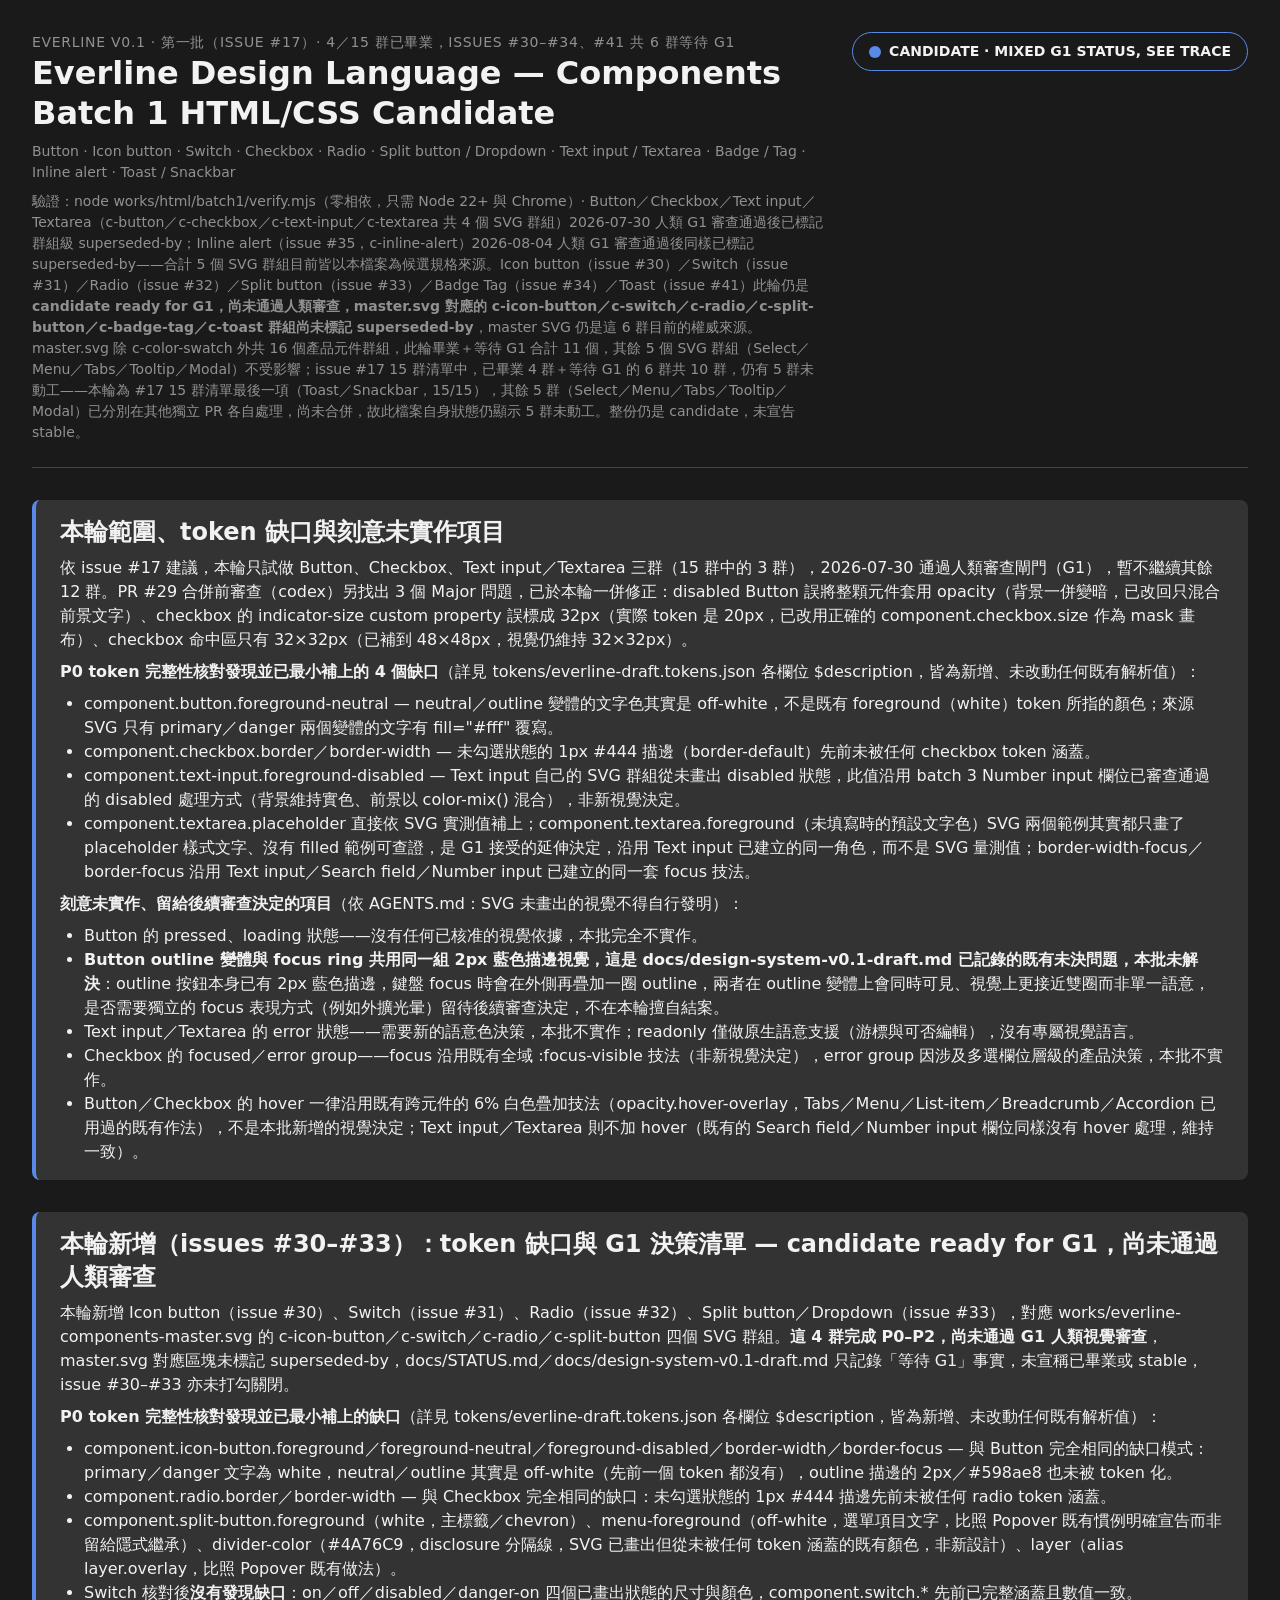
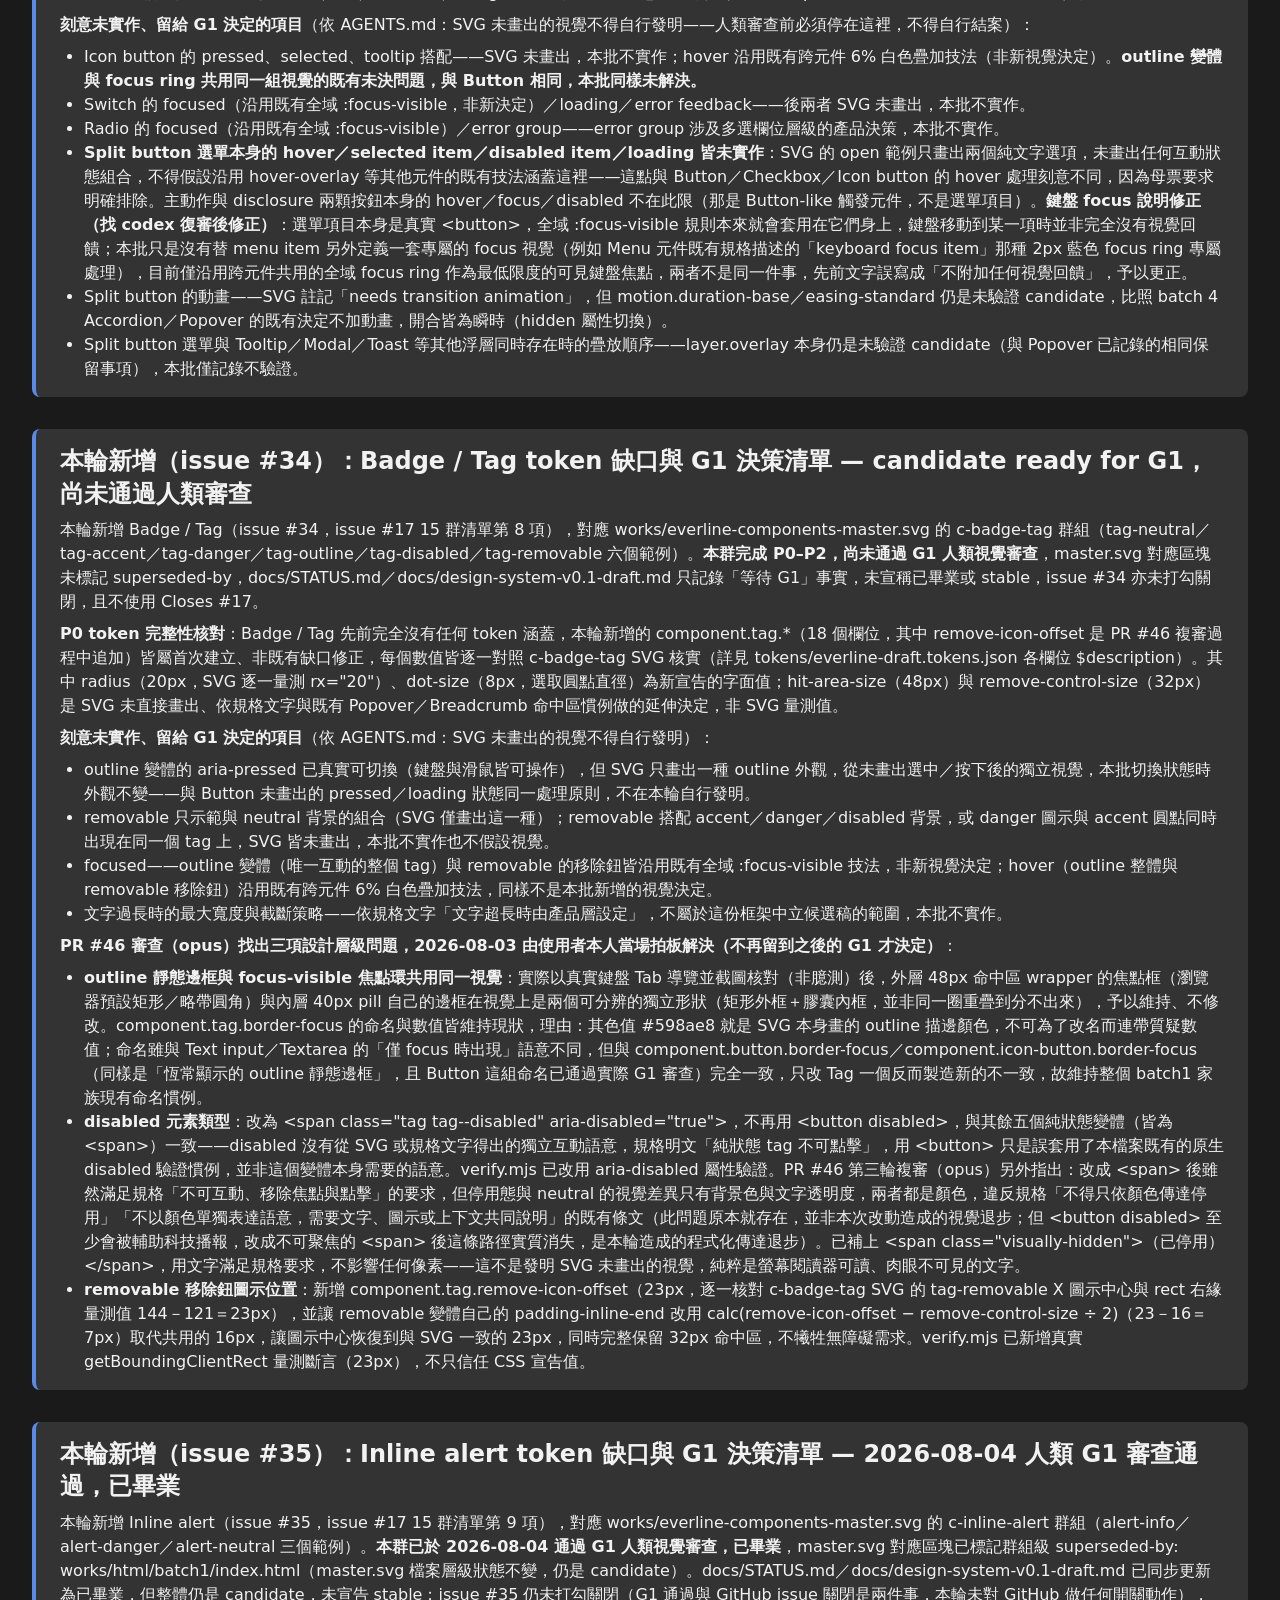
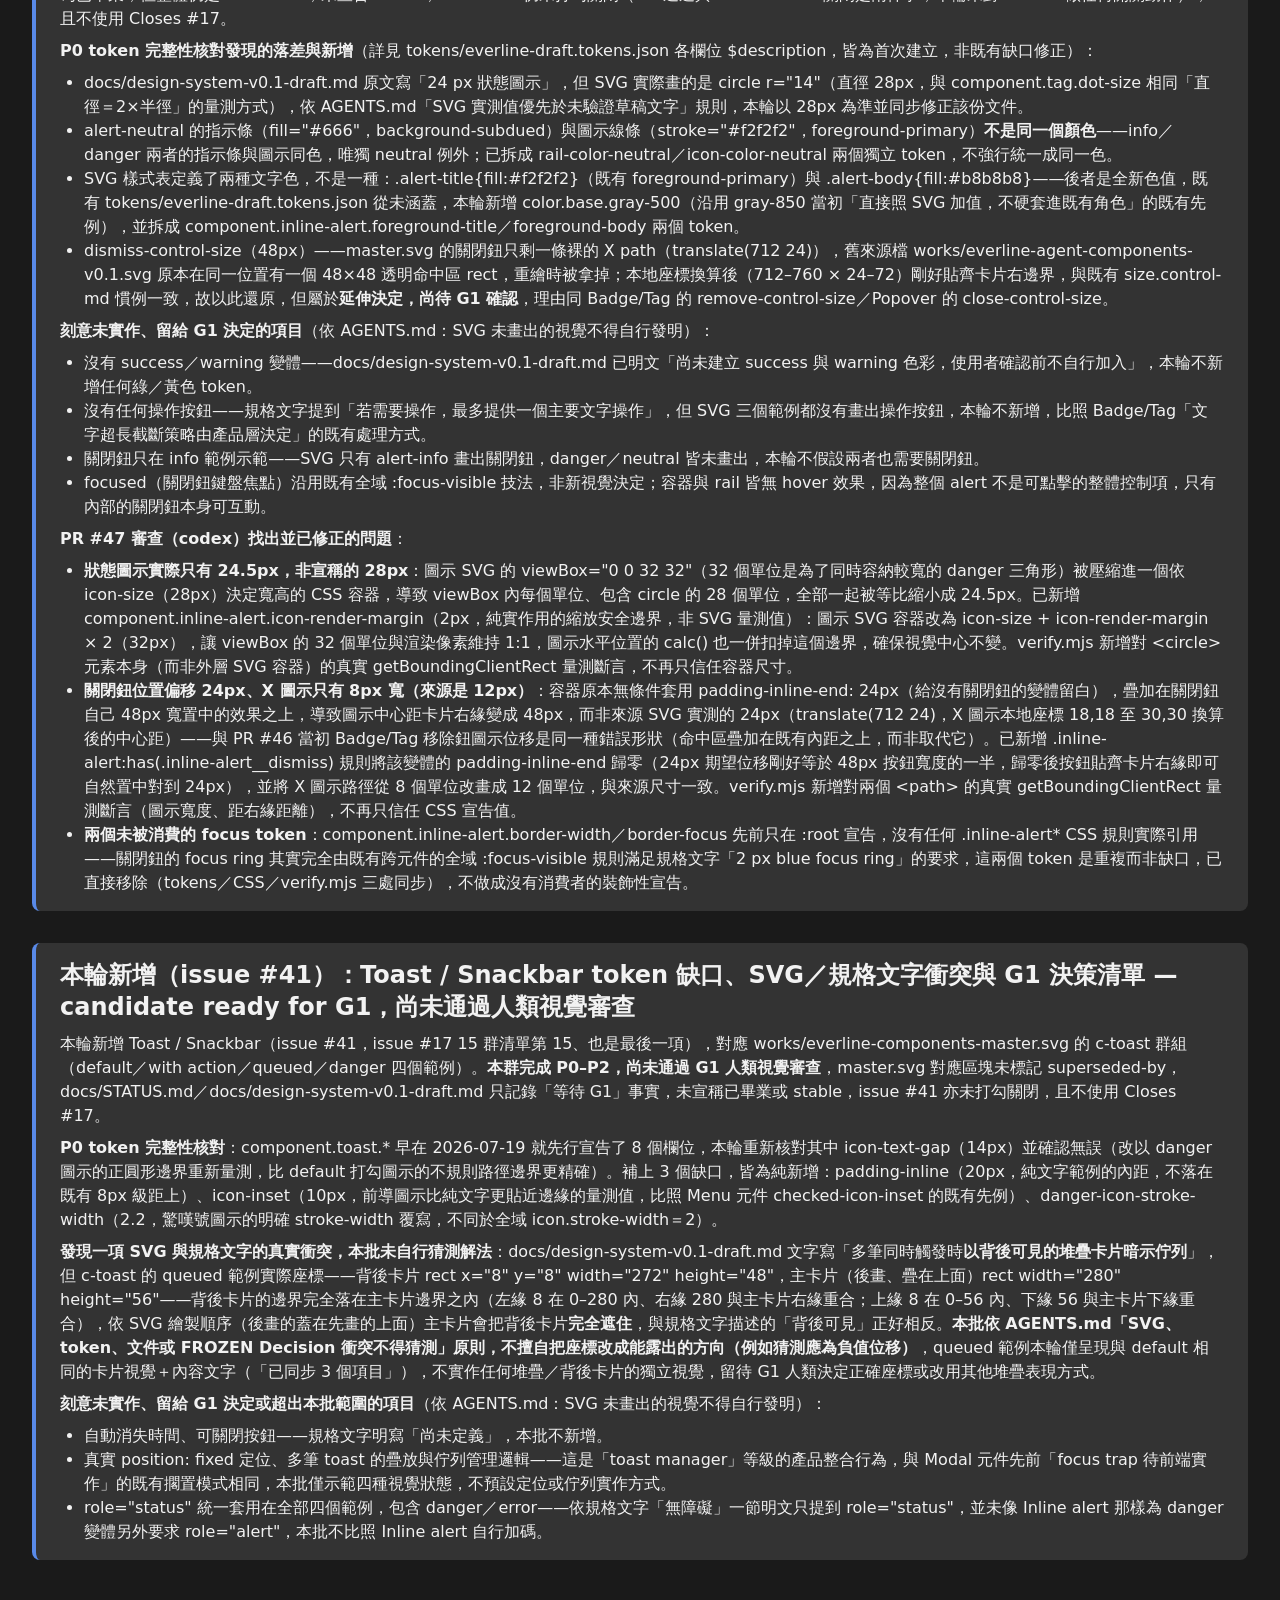
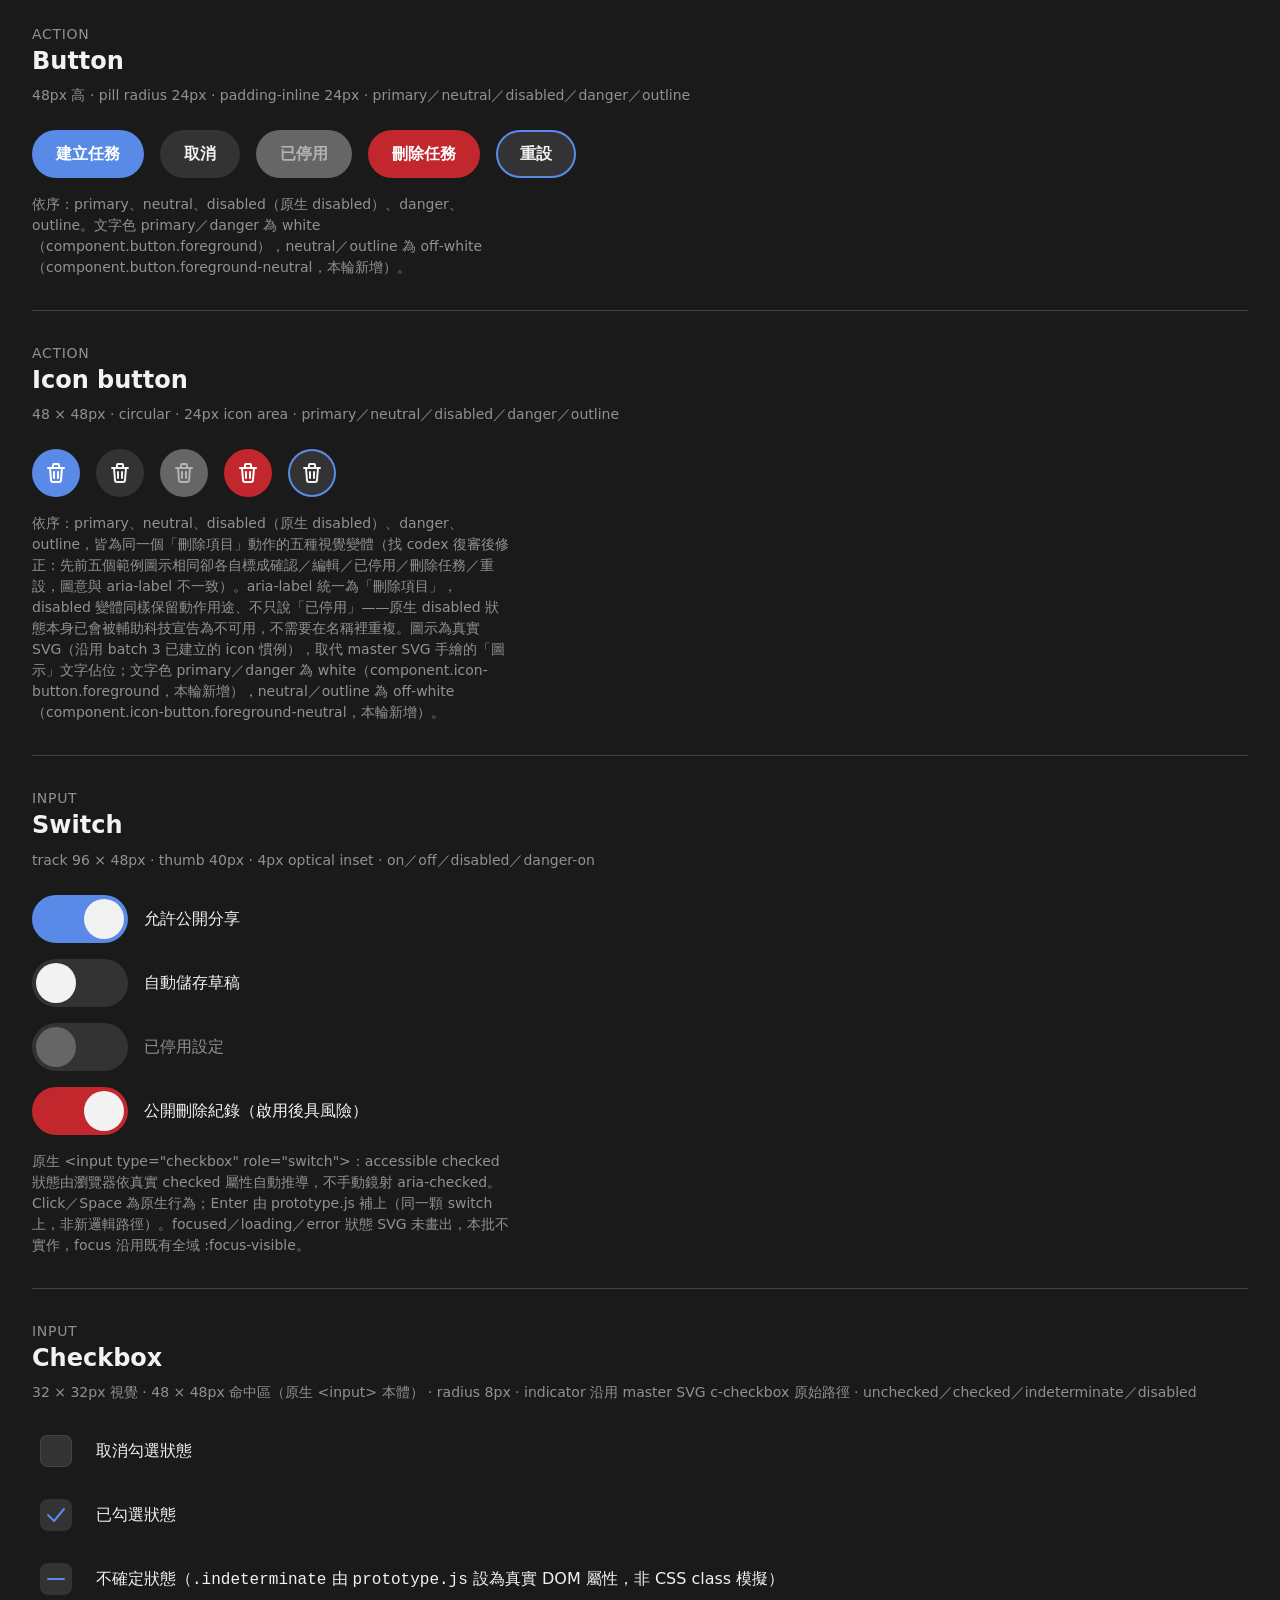
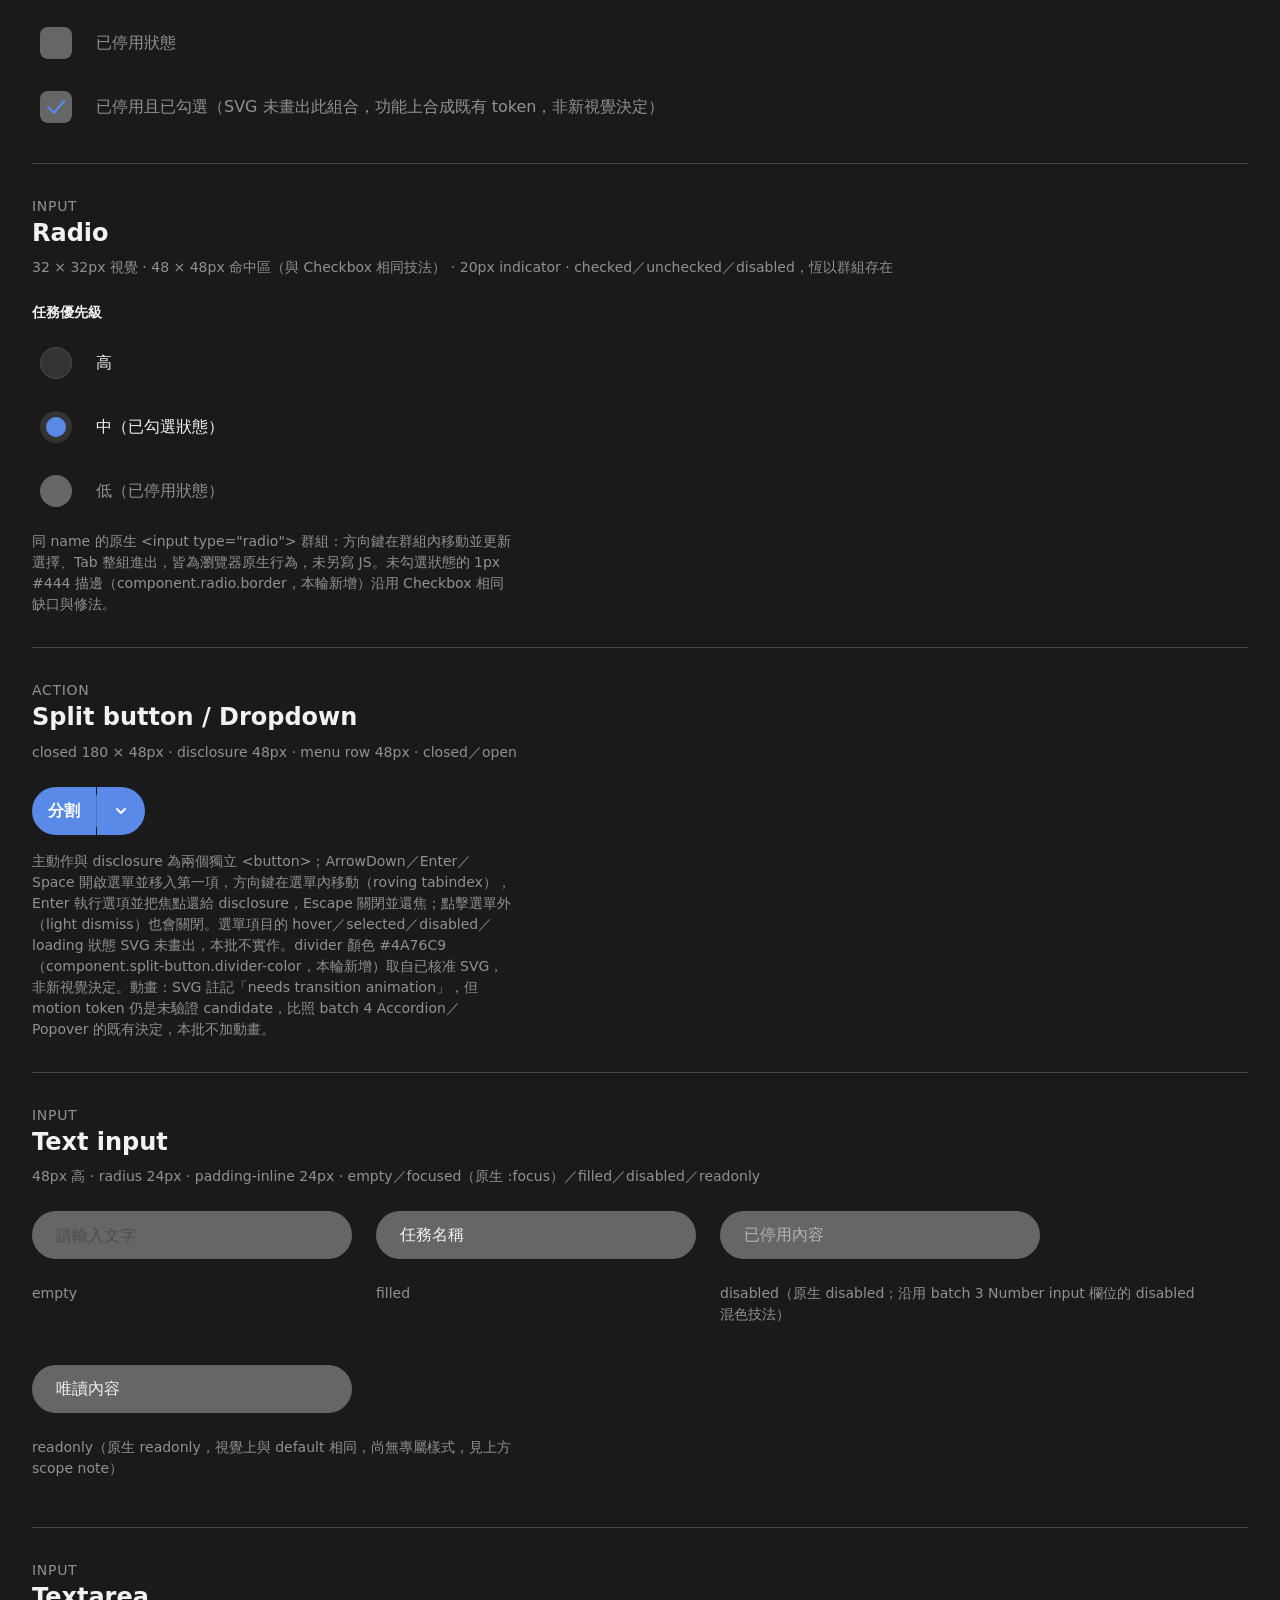
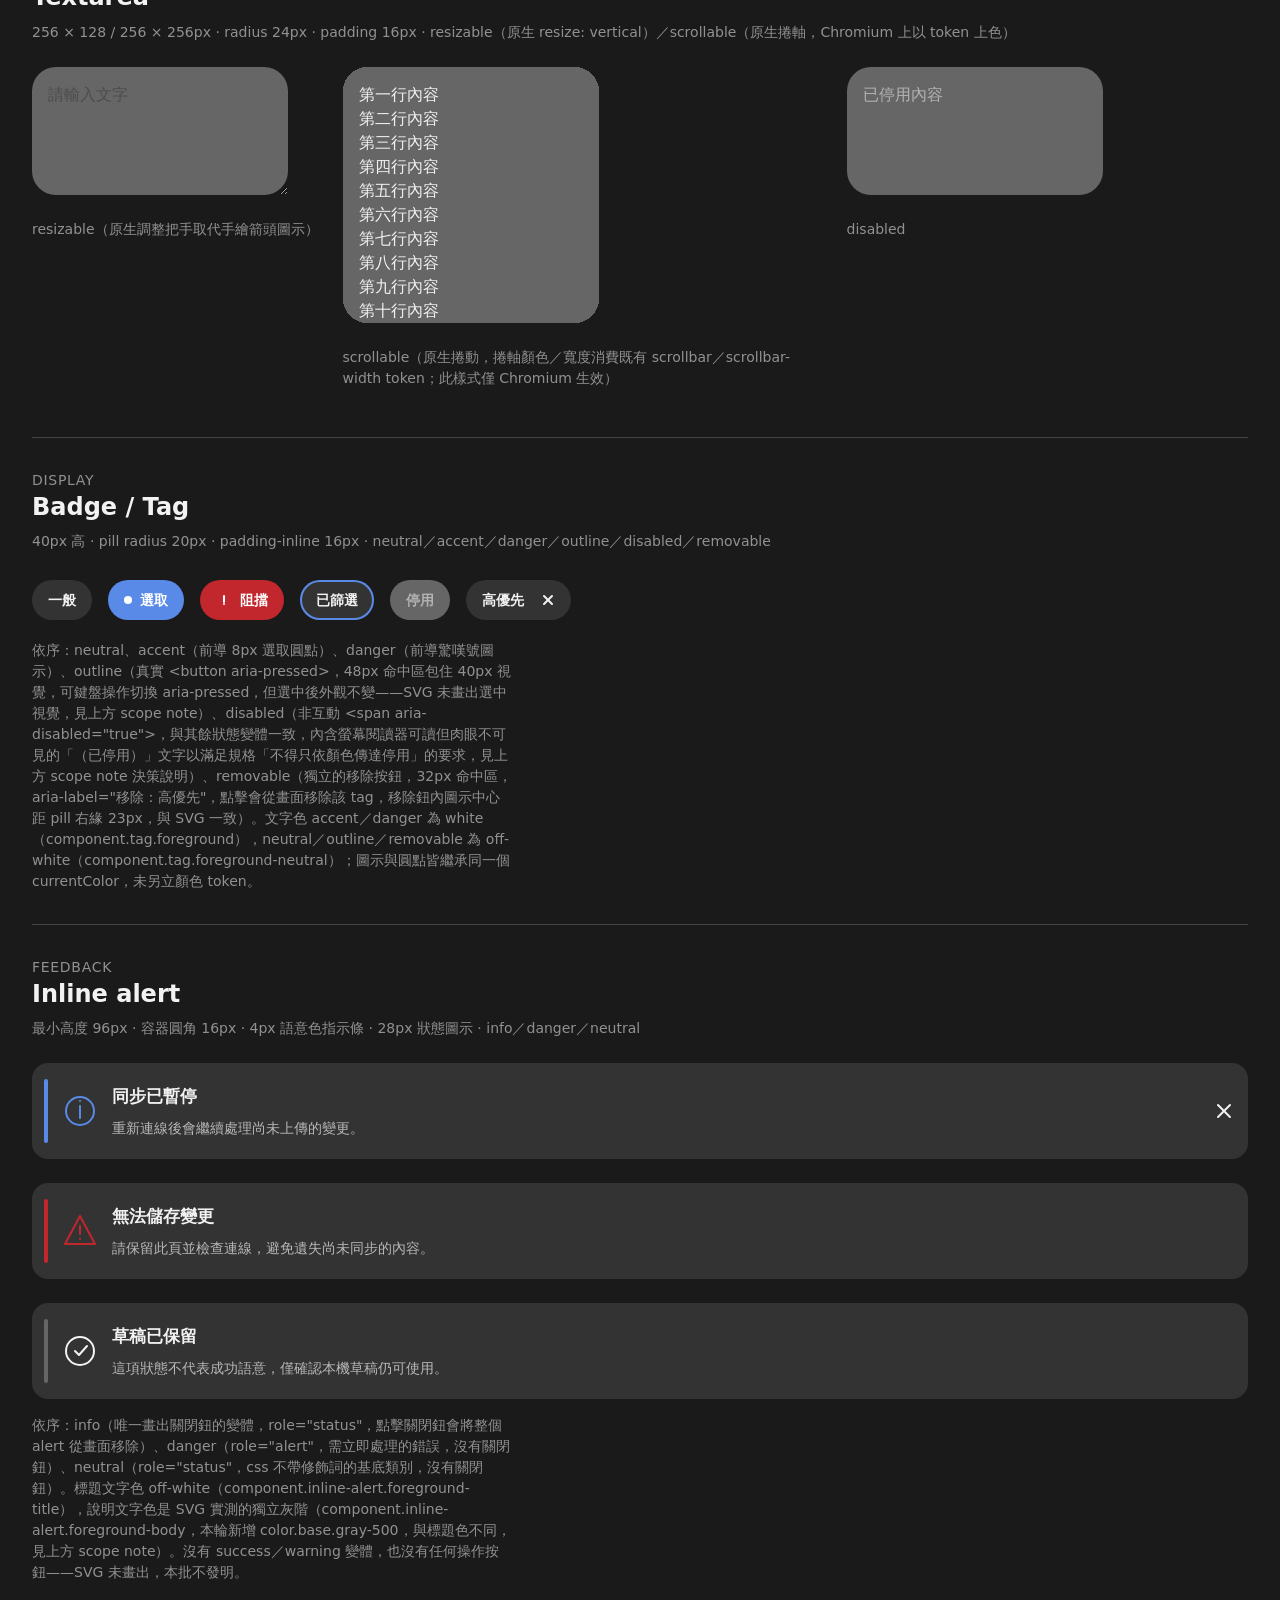
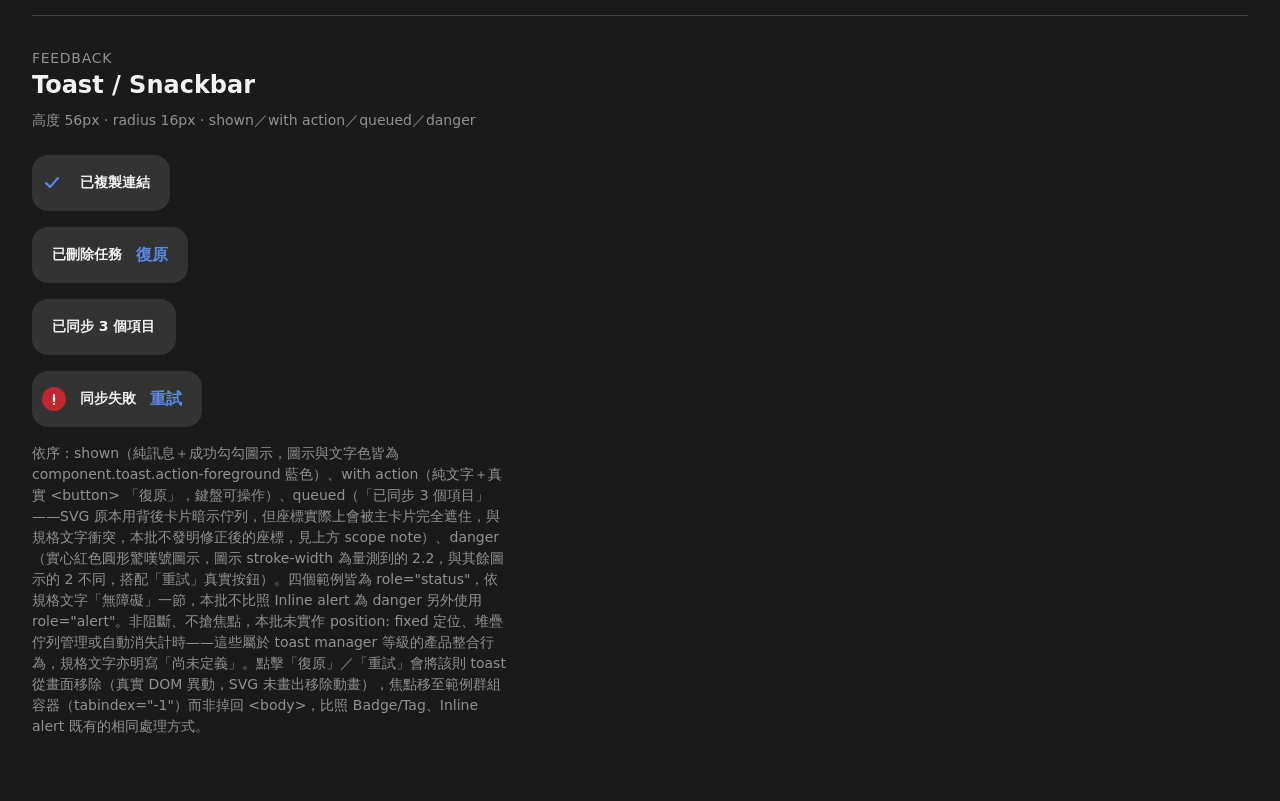
<file: works/html/batch1/index.html>
<!doctype html>
<html lang="zh-Hant">
  <head>
    <meta charset="utf-8">
    <meta name="viewport" content="width=device-width, initial-scale=1">
    <title>Everline v0.1 — 第一批 HTML/CSS 候選元件（issue #17，Button/Checkbox/Text input/Textarea/Inline alert 已畢業，Icon button/Switch/Radio/Split button/Badge/Tag/Toast 等待 G1）</title>
    <link rel="stylesheet" href="styles.css">
  </head>
  <body>
    <main class="catalog" aria-labelledby="page-title">
      <header class="catalog-header">
        <div>
          <p class="eyebrow">Everline v0.1 · 第一批（issue #17）· 4／15 群已畢業，issues #30–#34、#41 共 6 群等待 G1</p>
          <h1 id="page-title">Everline Design Language — Components Batch 1 HTML/CSS Candidate</h1>
          <p class="lede">Button · Icon button · Switch · Checkbox · Radio · Split button / Dropdown · Text input / Textarea · Badge / Tag · Inline alert · Toast / Snackbar</p>
          <p class="trace">驗證：<code>node works/html/batch1/verify.mjs</code>（零相依，只需 Node 22+ 與 Chrome）· Button／Checkbox／Text input／Textarea（c-button／c-checkbox／c-text-input／c-textarea 共 4 個 SVG 群組）2026-07-30 人類 G1 審查通過後已標記群組級 <code>superseded-by</code>；Inline alert（issue #35，<code>c-inline-alert</code>）2026-08-04 人類 G1 審查通過後同樣已標記 <code>superseded-by</code>——合計 5 個 SVG 群組目前皆以本檔案為候選規格來源。Icon button（issue #30）／Switch（issue #31）／Radio（issue #32）／Split button（issue #33）／Badge Tag（issue #34）／Toast（issue #41）此輪仍是 <strong>candidate ready for G1，尚未通過人類審查，master.svg 對應的 c-icon-button／c-switch／c-radio／c-split-button／c-badge-tag／c-toast 群組尚未標記 <code>superseded-by</code></strong>，master SVG 仍是這 6 群目前的權威來源。master.svg 除 c-color-swatch 外共 16 個產品元件群組，此輪畢業＋等待 G1 合計 11 個，其餘 5 個 SVG 群組（Select／Menu／Tabs／Tooltip／Modal）不受影響；issue #17 15 群清單中，已畢業 4 群＋等待 G1 的 6 群共 10 群，仍有 5 群未動工——本輪為 #17 15 群清單最後一項（Toast／Snackbar，15/15），其餘 5 群（Select／Menu／Tabs／Tooltip／Modal）已分別在其他獨立 PR 各自處理，尚未合併，故此檔案自身狀態仍顯示 5 群未動工。整份仍是 candidate，未宣告 stable。</p>
        </div>
        <p class="candidate-badge"><span aria-hidden="true"></span> CANDIDATE · MIXED G1 STATUS, SEE TRACE</p>
      </header>

      <aside class="scope-note" aria-labelledby="scope-title">
        <h2 id="scope-title">本輪範圍、token 缺口與刻意未實作項目</h2>
        <p>依 issue #17 建議，本輪只試做 Button、Checkbox、Text input／Textarea 三群（15 群中的 3 群），2026-07-30 通過人類審查閘門（G1），暫不繼續其餘 12 群。PR #29 合併前審查（codex）另找出 3 個 Major 問題，已於本輪一併修正：disabled Button 誤將整顆元件套用 <code>opacity</code>（背景一併變暗，已改回只混合前景文字）、checkbox 的 <code>indicator-size</code> custom property 誤標成 32px（實際 token 是 20px，已改用正確的 <code>component.checkbox.size</code> 作為 mask 畫布）、checkbox 命中區只有 32×32px（已補到 48×48px，視覺仍維持 32×32px）。</p>
        <p><strong>P0 token 完整性核對發現並已最小補上的 4 個缺口</strong>（詳見 <code>tokens/everline-draft.tokens.json</code> 各欄位 <code>$description</code>，皆為新增、未改動任何既有解析值）：</p>
        <ul>
          <li><code>component.button.foreground-neutral</code> — neutral／outline 變體的文字色其實是 off-white，不是既有 <code>foreground</code>（white）token 所指的顏色；來源 SVG 只有 primary／danger 兩個變體的文字有 <code>fill="#fff"</code> 覆寫。</li>
          <li><code>component.checkbox.border</code>／<code>border-width</code> — 未勾選狀態的 1px <code>#444</code> 描邊（<code>border-default</code>）先前未被任何 checkbox token 涵蓋。</li>
          <li><code>component.text-input.foreground-disabled</code> — Text input 自己的 SVG 群組從未畫出 disabled 狀態，此值沿用 batch 3 Number input 欄位已審查通過的 disabled 處理方式（背景維持實色、前景以 <code>color-mix()</code> 混合），非新視覺決定。</li>
          <li><code>component.textarea.placeholder</code> 直接依 SVG 實測值補上；<code>component.textarea.foreground</code>（未填寫時的預設文字色）SVG 兩個範例其實都只畫了 placeholder 樣式文字、沒有 filled 範例可查證，是 G1 接受的延伸決定，沿用 Text input 已建立的同一角色，而不是 SVG 量測值；<code>border-width-focus</code>／<code>border-focus</code> 沿用 Text input／Search field／Number input 已建立的同一套 focus 技法。</li>
        </ul>
        <p><strong>刻意未實作、留給後續審查決定的項目</strong>（依 <code>AGENTS.md</code>：SVG 未畫出的視覺不得自行發明）：</p>
        <ul>
          <li>Button 的 <code>pressed</code>、<code>loading</code> 狀態——沒有任何已核准的視覺依據，本批完全不實作。</li>
          <li><strong>Button outline 變體與 focus ring 共用同一組 2px 藍色描邊視覺，這是 <code>docs/design-system-v0.1-draft.md</code> 已記錄的既有未決問題，本批未解決</strong>：outline 按鈕本身已有 2px 藍色描邊，鍵盤 focus 時會在外側再疊加一圈 <code>outline</code>，兩者在 outline 變體上會同時可見、視覺上更接近雙圈而非單一語意，是否需要獨立的 focus 表現方式（例如外擴光暈）留待後續審查決定，不在本輪擅自結案。</li>
          <li>Text input／Textarea 的 <code>error</code> 狀態——需要新的語意色決策，本批不實作；<code>readonly</code> 僅做原生語意支援（游標與可否編輯），沒有專屬視覺語言。</li>
          <li>Checkbox 的 <code>focused</code>／<code>error group</code>——focus 沿用既有全域 <code>:focus-visible</code> 技法（非新視覺決定），error group 因涉及多選欄位層級的產品決策，本批不實作。</li>
          <li>Button／Checkbox 的 <code>hover</code> 一律沿用既有跨元件的 6% 白色疊加技法（<code>opacity.hover-overlay</code>，Tabs／Menu／List-item／Breadcrumb／Accordion 已用過的既有作法），不是本批新增的視覺決定；Text input／Textarea 則不加 hover（既有的 Search field／Number input 欄位同樣沒有 hover 處理，維持一致）。</li>
        </ul>
      </aside>

      <aside class="scope-note" aria-labelledby="scope-title-2">
        <h2 id="scope-title-2">本輪新增（issues #30–#33）：token 缺口與 G1 決策清單 — candidate ready for G1，尚未通過人類審查</h2>
        <p>本輪新增 Icon button（issue #30）、Switch（issue #31）、Radio（issue #32）、Split button／Dropdown（issue #33），對應 <code>works/everline-components-master.svg</code> 的 <code>c-icon-button</code>／<code>c-switch</code>／<code>c-radio</code>／<code>c-split-button</code> 四個 SVG 群組。<strong>這 4 群完成 P0–P2，尚未通過 G1 人類視覺審查</strong>，master.svg 對應區塊未標記 <code>superseded-by</code>，<code>docs/STATUS.md</code>／<code>docs/design-system-v0.1-draft.md</code> 只記錄「等待 G1」事實，未宣稱已畢業或 stable，issue #30–#33 亦未打勾關閉。</p>
        <p><strong>P0 token 完整性核對發現並已最小補上的缺口</strong>（詳見 <code>tokens/everline-draft.tokens.json</code> 各欄位 <code>$description</code>，皆為新增、未改動任何既有解析值）：</p>
        <ul>
          <li><code>component.icon-button.foreground</code>／<code>foreground-neutral</code>／<code>foreground-disabled</code>／<code>border-width</code>／<code>border-focus</code> — 與 Button 完全相同的缺口模式：primary／danger 文字為 white，neutral／outline 其實是 off-white（先前一個 token 都沒有），outline 描邊的 2px／<code>#598ae8</code> 也未被 token 化。</li>
          <li><code>component.radio.border</code>／<code>border-width</code> — 與 Checkbox 完全相同的缺口：未勾選狀態的 1px <code>#444</code> 描邊先前未被任何 radio token 涵蓋。</li>
          <li><code>component.split-button.foreground</code>（white，主標籤／chevron）、<code>menu-foreground</code>（off-white，選單項目文字，比照 Popover 既有慣例明確宣告而非留給隱式繼承）、<code>divider-color</code>（<code>#4A76C9</code>，disclosure 分隔線，SVG 已畫出但從未被任何 token 涵蓋的既有顏色，非新設計）、<code>layer</code>（alias <code>layer.overlay</code>，比照 Popover 既有做法）。</li>
          <li>Switch 核對後<strong>沒有發現缺口</strong>：on／off／disabled／danger-on 四個已畫出狀態的尺寸與顏色，<code>component.switch.*</code> 先前已完整涵蓋且數值一致。</li>
        </ul>
        <p><strong>刻意未實作、留給 G1 決定的項目</strong>（依 <code>AGENTS.md</code>：SVG 未畫出的視覺不得自行發明——人類審查前必須停在這裡，不得自行結案）：</p>
        <ul>
          <li>Icon button 的 <code>pressed</code>、<code>selected</code>、<code>tooltip</code> 搭配——SVG 未畫出，本批不實作；<code>hover</code> 沿用既有跨元件 6% 白色疊加技法（非新視覺決定）。<strong>outline 變體與 focus ring 共用同一組視覺的既有未決問題，與 Button 相同，本批同樣未解決。</strong></li>
          <li>Switch 的 <code>focused</code>（沿用既有全域 <code>:focus-visible</code>，非新決定）／<code>loading</code>／<code>error feedback</code>——後兩者 SVG 未畫出，本批不實作。</li>
          <li>Radio 的 <code>focused</code>（沿用既有全域 <code>:focus-visible</code>）／<code>error group</code>——error group 涉及多選欄位層級的產品決策，本批不實作。</li>
          <li><strong>Split button 選單本身的 <code>hover</code>／<code>selected item</code>／<code>disabled item</code>／<code>loading</code> 皆未實作</strong>：SVG 的 open 範例只畫出兩個純文字選項，未畫出任何互動狀態組合，不得假設沿用 hover-overlay 等其他元件的既有技法涵蓋這裡——這點與 Button／Checkbox／Icon button 的 hover 處理刻意不同，因為母票要求明確排除。主動作與 disclosure 兩顆按鈕本身的 hover／focus／disabled 不在此限（那是 Button-like 觸發元件，不是選單項目）。<strong>鍵盤 focus 說明修正（找 codex 復審後修正）</strong>：選單項目本身是真實 <code>&lt;button&gt;</code>，全域 <code>:focus-visible</code> 規則本來就會套用在它們身上，鍵盤移動到某一項時並非完全沒有視覺回饋；本批只是沒有替 menu item 另外定義一套專屬的 focus 視覺（例如 Menu 元件既有規格描述的「keyboard focus item」那種 2px 藍色 focus ring 專屬處理），目前僅沿用跨元件共用的全域 focus ring 作為最低限度的可見鍵盤焦點，兩者不是同一件事，先前文字誤寫成「不附加任何視覺回饋」，予以更正。</li>
          <li>Split button 的動畫——SVG 註記「needs transition animation」，但 <code>motion.duration-base</code>／<code>easing-standard</code> 仍是未驗證 candidate，比照 batch 4 Accordion／Popover 的既有決定不加動畫，開合皆為瞬時（<code>hidden</code> 屬性切換）。</li>
          <li>Split button 選單與 Tooltip／Modal／Toast 等其他浮層同時存在時的疊放順序——<code>layer.overlay</code> 本身仍是未驗證 candidate（與 Popover 已記錄的相同保留事項），本批僅記錄不驗證。</li>
        </ul>
      </aside>

      <aside class="scope-note" aria-labelledby="scope-title-3">
        <h2 id="scope-title-3">本輪新增（issue #34）：Badge / Tag token 缺口與 G1 決策清單 — candidate ready for G1，尚未通過人類審查</h2>
        <p>本輪新增 Badge / Tag（issue #34，issue #17 15 群清單第 8 項），對應 <code>works/everline-components-master.svg</code> 的 <code>c-badge-tag</code> 群組（<code>tag-neutral</code>／<code>tag-accent</code>／<code>tag-danger</code>／<code>tag-outline</code>／<code>tag-disabled</code>／<code>tag-removable</code> 六個範例）。<strong>本群完成 P0–P2，尚未通過 G1 人類視覺審查</strong>，master.svg 對應區塊未標記 <code>superseded-by</code>，<code>docs/STATUS.md</code>／<code>docs/design-system-v0.1-draft.md</code> 只記錄「等待 G1」事實，未宣稱已畢業或 stable，issue #34 亦未打勾關閉，且不使用 <code>Closes #17</code>。</p>
        <p><strong>P0 token 完整性核對</strong>：Badge / Tag 先前完全沒有任何 token 涵蓋，本輪新增的 <code>component.tag.*</code>（18 個欄位，其中 <code>remove-icon-offset</code> 是 PR #46 複審過程中追加）皆屬首次建立、非既有缺口修正，每個數值皆逐一對照 <code>c-badge-tag</code> SVG 核實（詳見 <code>tokens/everline-draft.tokens.json</code> 各欄位 <code>$description</code>）。其中 <code>radius</code>（20px，SVG 逐一量測 <code>rx="20"</code>）、<code>dot-size</code>（8px，選取圓點直徑）為新宣告的字面值；<code>hit-area-size</code>（48px）與 <code>remove-control-size</code>（32px）是 SVG 未直接畫出、依規格文字與既有 Popover／Breadcrumb 命中區慣例做的延伸決定，非 SVG 量測值。</p>
        <p><strong>刻意未實作、留給 G1 決定的項目</strong>（依 <code>AGENTS.md</code>：SVG 未畫出的視覺不得自行發明）：</p>
        <ul>
          <li>outline 變體的 <code>aria-pressed</code> 已真實可切換（鍵盤與滑鼠皆可操作），但 SVG 只畫出一種 outline 外觀，從未畫出選中／按下後的獨立視覺，本批切換狀態時外觀不變——與 Button 未畫出的 <code>pressed</code>／<code>loading</code> 狀態同一處理原則，不在本輪自行發明。</li>
          <li><code>removable</code> 只示範與 neutral 背景的組合（SVG 僅畫出這一種）；<code>removable</code> 搭配 <code>accent</code>／<code>danger</code>／<code>disabled</code> 背景，或 <code>danger</code> 圖示與 <code>accent</code> 圓點同時出現在同一個 tag 上，SVG 皆未畫出，本批不實作也不假設視覺。</li>
          <li><code>focused</code>——outline 變體（唯一互動的整個 tag）與 removable 的移除鈕皆沿用既有全域 <code>:focus-visible</code> 技法，非新視覺決定；<code>hover</code>（outline 整體與 removable 移除鈕）沿用既有跨元件 6% 白色疊加技法，同樣不是本批新增的視覺決定。</li>
          <li>文字過長時的最大寬度與截斷策略——依規格文字「文字超長時由產品層設定」，不屬於這份框架中立候選稿的範圍，本批不實作。</li>
        </ul>
        <p><strong>PR #46 審查（opus）找出三項設計層級問題，2026-08-03 由使用者本人當場拍板解決（不再留到之後的 G1 才決定）</strong>：</p>
        <ul>
          <li><strong>outline 靜態邊框與 focus-visible 焦點環共用同一視覺</strong>：實際以真實鍵盤 <code>Tab</code> 導覽並截圖核對（非臆測）後，外層 48px 命中區 wrapper 的焦點框（瀏覽器預設矩形／略帶圓角）與內層 40px pill 自己的邊框在視覺上是兩個可分辨的獨立形狀（矩形外框＋膠囊內框，並非同一圈重疊到分不出來），予以維持、不修改。<code>component.tag.border-focus</code> 的命名與數值皆維持現狀，理由：其色值 <code>#598ae8</code> 就是 SVG 本身畫的 outline 描邊顏色，不可為了改名而連帶質疑數值；命名雖與 Text input／Textarea 的「僅 focus 時出現」語意不同，但與 <code>component.button.border-focus</code>／<code>component.icon-button.border-focus</code>（同樣是「恆常顯示的 outline 靜態邊框」，且 Button 這組命名已通過實際 G1 審查）完全一致，只改 Tag 一個反而製造新的不一致，故維持整個 batch1 家族現有命名慣例。</li>
          <li><strong>disabled 元素類型</strong>：改為 <code>&lt;span class="tag tag--disabled" aria-disabled="true"&gt;</code>，不再用 <code>&lt;button disabled&gt;</code>，與其餘五個純狀態變體（皆為 <code>&lt;span&gt;</code>）一致——disabled 沒有從 SVG 或規格文字得出的獨立互動語意，規格明文「純狀態 tag 不可點擊」，用 <code>&lt;button&gt;</code> 只是誤套用了本檔案既有的原生 disabled 驗證慣例，並非這個變體本身需要的語意。<code>verify.mjs</code> 已改用 <code>aria-disabled</code> 屬性驗證。PR #46 第三輪複審（opus）另外指出：改成 <code>&lt;span&gt;</code> 後雖然滿足規格「不可互動、移除焦點與點擊」的要求，但停用態與 neutral 的視覺差異只有背景色與文字透明度，兩者都是顏色，違反規格「不得只依顏色傳達停用」「不以顏色單獨表達語意，需要文字、圖示或上下文共同說明」的既有條文（此問題原本就存在，並非本次改動造成的視覺退步；但 <code>&lt;button disabled&gt;</code> 至少會被輔助科技播報，改成不可聚焦的 <code>&lt;span&gt;</code> 後這條路徑實質消失，是本輪造成的程式化傳達退步）。已補上 <code>&lt;span class="visually-hidden"&gt;（已停用）&lt;/span&gt;</code>，用文字滿足規格要求，不影響任何像素——這不是發明 SVG 未畫出的視覺，純粹是螢幕閱讀器可讀、肉眼不可見的文字。</li>
          <li><strong>removable 移除鈕圖示位置</strong>：新增 <code>component.tag.remove-icon-offset</code>（23px，逐一核對 <code>c-badge-tag</code> SVG 的 <code>tag-removable</code> X 圖示中心與 rect 右緣量測值 144－121＝23px），並讓 removable 變體自己的 <code>padding-inline-end</code> 改用 <code>calc(remove-icon-offset − remove-control-size ÷ 2)</code>（23－16＝7px）取代共用的 16px，讓圖示中心恢復到與 SVG 一致的 23px，同時完整保留 32px 命中區，不犧牲無障礙需求。<code>verify.mjs</code> 已新增真實 <code>getBoundingClientRect</code> 量測斷言（23px），不只信任 CSS 宣告值。</li>
        </ul>
      </aside>

      <aside class="scope-note" aria-labelledby="scope-title-4">
        <h2 id="scope-title-4">本輪新增（issue #35）：Inline alert token 缺口與 G1 決策清單 — 2026-08-04 人類 G1 審查通過，已畢業</h2>
        <p>本輪新增 Inline alert（issue #35，issue #17 15 群清單第 9 項），對應 <code>works/everline-components-master.svg</code> 的 <code>c-inline-alert</code> 群組（<code>alert-info</code>／<code>alert-danger</code>／<code>alert-neutral</code> 三個範例）。<strong>本群已於 2026-08-04 通過 G1 人類視覺審查，已畢業</strong>，master.svg 對應區塊已標記群組級 <code>superseded-by: works/html/batch1/index.html</code>（master.svg 檔案層級狀態不變，仍是 candidate）。<code>docs/STATUS.md</code>／<code>docs/design-system-v0.1-draft.md</code> 已同步更新為已畢業，但整體仍是 candidate，未宣告 stable；issue #35 仍未打勾關閉（G1 通過與 GitHub issue 關閉是兩件事，本輪未對 GitHub 做任何開關動作），且不使用 <code>Closes #17</code>。</p>
        <p><strong>P0 token 完整性核對發現的落差與新增</strong>（詳見 <code>tokens/everline-draft.tokens.json</code> 各欄位 <code>$description</code>，皆為首次建立，非既有缺口修正）：</p>
        <ul>
          <li><code>docs/design-system-v0.1-draft.md</code> 原文寫「24 px 狀態圖示」，但 SVG 實際畫的是 <code>circle r="14"</code>（直徑 28px，與 <code>component.tag.dot-size</code> 相同「直徑＝2×半徑」的量測方式），依 <code>AGENTS.md</code>「SVG 實測值優先於未驗證草稿文字」規則，本輪以 28px 為準並同步修正該份文件。</li>
          <li><code>alert-neutral</code> 的指示條（<code>fill="#666"</code>，<code>background-subdued</code>）與圖示線條（<code>stroke="#f2f2f2"</code>，<code>foreground-primary</code>）<strong>不是同一個顏色</strong>——info／danger 兩者的指示條與圖示同色，唯獨 neutral 例外；已拆成 <code>rail-color-neutral</code>／<code>icon-color-neutral</code> 兩個獨立 token，不強行統一成同一色。</li>
          <li>SVG 樣式表定義了兩種文字色，不是一種：<code>.alert-title{fill:#f2f2f2}</code>（既有 <code>foreground-primary</code>）與 <code>.alert-body{fill:#b8b8b8}</code>——後者是全新色值，既有 <code>tokens/everline-draft.tokens.json</code> 從未涵蓋，本輪新增 <code>color.base.gray-500</code>（沿用 <code>gray-850</code> 當初「直接照 SVG 加值，不硬套進既有角色」的既有先例），並拆成 <code>component.inline-alert.foreground-title</code>／<code>foreground-body</code> 兩個 token。</li>
          <li><code>dismiss-control-size</code>（48px）——master.svg 的關閉鈕只剩一條裸的 X path（<code>translate(712 24)</code>），舊來源檔 <code>works/everline-agent-components-v0.1.svg</code> 原本在同一位置有一個 48×48 透明命中區 <code>rect</code>，重繪時被拿掉；本地座標換算後（712–760 × 24–72）剛好貼齊卡片右邊界，與既有 <code>size.control-md</code> 慣例一致，故以此還原，但屬於<strong>延伸決定，尚待 G1 確認</strong>，理由同 Badge/Tag 的 <code>remove-control-size</code>／Popover 的 <code>close-control-size</code>。</li>
        </ul>
        <p><strong>刻意未實作、留給 G1 決定的項目</strong>（依 <code>AGENTS.md</code>：SVG 未畫出的視覺不得自行發明）：</p>
        <ul>
          <li>沒有 success／warning 變體——<code>docs/design-system-v0.1-draft.md</code> 已明文「尚未建立 success 與 warning 色彩，使用者確認前不自行加入」，本輪不新增任何綠／黃色 token。</li>
          <li>沒有任何操作按鈕——規格文字提到「若需要操作，最多提供一個主要文字操作」，但 SVG 三個範例都沒有畫出操作按鈕，本輪不新增，比照 Badge/Tag「文字超長截斷策略由產品層決定」的既有處理方式。</li>
          <li>關閉鈕只在 <code>info</code> 範例示範——SVG 只有 <code>alert-info</code> 畫出關閉鈕，<code>danger</code>／<code>neutral</code> 皆未畫出，本輪不假設兩者也需要關閉鈕。</li>
          <li><code>focused</code>（關閉鈕鍵盤焦點）沿用既有全域 <code>:focus-visible</code> 技法，非新視覺決定；容器與 rail 皆無 <code>hover</code> 效果，因為整個 alert 不是可點擊的整體控制項，只有內部的關閉鈕本身可互動。</li>
        </ul>
        <p><strong>PR #47 審查（codex）找出並已修正的問題</strong>：</p>
        <ul>
          <li><strong>狀態圖示實際只有 24.5px，非宣稱的 28px</strong>：圖示 SVG 的 <code>viewBox="0 0 32 32"</code>（32 個單位是為了同時容納較寬的 danger 三角形）被壓縮進一個依 <code>icon-size</code>（28px）決定寬高的 CSS 容器，導致 viewBox 內每個單位、包含 circle 的 28 個單位，全部一起被等比縮小成 24.5px。已新增 <code>component.inline-alert.icon-render-margin</code>（2px，純實作用的縮放安全邊界，非 SVG 量測值）：圖示 SVG 容器改為 <code>icon-size + icon-render-margin × 2</code>（32px），讓 viewBox 的 32 個單位與渲染像素維持 1:1，圖示水平位置的 calc() 也一併扣掉這個邊界，確保視覺中心不變。<code>verify.mjs</code> 新增對 <code>&lt;circle&gt;</code> 元素本身（而非外層 SVG 容器）的真實 <code>getBoundingClientRect</code> 量測斷言，不再只信任容器尺寸。</li>
          <li><strong>關閉鈕位置偏移 24px、X 圖示只有 8px 寬（來源是 12px）</strong>：容器原本無條件套用 <code>padding-inline-end: 24px</code>（給沒有關閉鈕的變體留白），疊加在關閉鈕自己 48px 寬置中的效果之上，導致圖示中心距卡片右緣變成 48px，而非來源 SVG 實測的 24px（<code>translate(712 24)</code>，X 圖示本地座標 18,18 至 30,30 換算後的中心距）——與 PR #46 當初 Badge/Tag 移除鈕圖示位移是同一種錯誤形狀（命中區疊加在既有內距之上，而非取代它）。已新增 <code>.inline-alert:has(.inline-alert__dismiss)</code> 規則將該變體的 <code>padding-inline-end</code> 歸零（24px 期望位移剛好等於 48px 按鈕寬度的一半，歸零後按鈕貼齊卡片右緣即可自然置中對到 24px），並將 X 圖示路徑從 8 個單位改畫成 12 個單位，與來源尺寸一致。<code>verify.mjs</code> 新增對兩個 <code>&lt;path&gt;</code> 的真實 <code>getBoundingClientRect</code> 量測斷言（圖示寬度、距右緣距離），不再只信任 CSS 宣告值。</li>
          <li><strong>兩個未被消費的 focus token</strong>：<code>component.inline-alert.border-width</code>／<code>border-focus</code> 先前只在 <code>:root</code> 宣告，沒有任何 <code>.inline-alert*</code> CSS 規則實際引用——關閉鈕的 focus ring 其實完全由既有跨元件的全域 <code>:focus-visible</code> 規則滿足規格文字「2 px blue focus ring」的要求，這兩個 token 是重複而非缺口，已直接移除（tokens／CSS／<code>verify.mjs</code> 三處同步），不做成沒有消費者的裝飾性宣告。</li>
        </ul>
      </aside>

      <aside class="scope-note" aria-labelledby="scope-title-5">
        <h2 id="scope-title-5">本輪新增（issue #41）：Toast / Snackbar token 缺口、SVG／規格文字衝突與 G1 決策清單 — candidate ready for G1，尚未通過人類視覺審查</h2>
        <p>本輪新增 Toast / Snackbar（issue #41，issue #17 15 群清單第 15、也是最後一項），對應 <code>works/everline-components-master.svg</code> 的 <code>c-toast</code> 群組（default／with action／queued／danger 四個範例）。<strong>本群完成 P0–P2，尚未通過 G1 人類視覺審查</strong>，master.svg 對應區塊未標記 <code>superseded-by</code>，<code>docs/STATUS.md</code>／<code>docs/design-system-v0.1-draft.md</code> 只記錄「等待 G1」事實，未宣稱已畢業或 stable，issue #41 亦未打勾關閉，且不使用 <code>Closes #17</code>。</p>
        <p><strong>P0 token 完整性核對</strong>：<code>component.toast.*</code> 早在 2026-07-19 就先行宣告了 8 個欄位，本輪重新核對其中 <code>icon-text-gap</code>（14px）並確認無誤（改以 danger 圖示的正圓形邊界重新量測，比 default 打勾圖示的不規則路徑邊界更精確）。補上 3 個缺口，皆為純新增：<code>padding-inline</code>（20px，純文字範例的內距，不落在既有 8px 級距上）、<code>icon-inset</code>（10px，前導圖示比純文字更貼近邊緣的量測值，比照 Menu 元件 <code>checked-icon-inset</code> 的既有先例）、<code>danger-icon-stroke-width</code>（2.2，驚嘆號圖示的明確 <code>stroke-width</code> 覆寫，不同於全域 <code>icon.stroke-width</code>＝2）。</p>
        <p><strong>發現一項 SVG 與規格文字的真實衝突，本批未自行猜測解法</strong>：<code>docs/design-system-v0.1-draft.md</code> 文字寫「多筆同時觸發時<strong>以背後可見的堆疊卡片暗示佇列</strong>」，但 <code>c-toast</code> 的 <code>queued</code> 範例實際座標——背後卡片 <code>rect x="8" y="8" width="272" height="48"</code>，主卡片（後畫、疊在上面）<code>rect width="280" height="56"</code>——背後卡片的邊界完全落在主卡片邊界之內（左緣 8 在 0–280 內、右緣 280 與主卡片右緣重合；上緣 8 在 0–56 內、下緣 56 與主卡片下緣重合），依 SVG 繪製順序（後畫的蓋在先畫的上面）主卡片會把背後卡片<strong>完全遮住</strong>，與規格文字描述的「背後可見」正好相反。<strong>本批依 <code>AGENTS.md</code>「SVG、token、文件或 FROZEN Decision 衝突不得猜測」原則，不擅自把座標改成能露出的方向（例如猜測應為負值位移）</strong>，<code>queued</code> 範例本輪僅呈現與 default 相同的卡片視覺＋內容文字（「已同步 3 個項目」），不實作任何堆疊／背後卡片的獨立視覺，留待 G1 人類決定正確座標或改用其他堆疊表現方式。</p>
        <p><strong>刻意未實作、留給 G1 決定或超出本批範圍的項目</strong>（依 <code>AGENTS.md</code>：SVG 未畫出的視覺不得自行發明）：</p>
        <ul>
          <li>自動消失時間、可關閉按鈕——規格文字明寫「尚未定義」，本批不新增。</li>
          <li>真實 <code>position: fixed</code> 定位、多筆 toast 的疊放與佇列管理邏輯——這是「toast manager」等級的產品整合行為，與 Modal 元件先前「focus trap 待前端實作」的既有擱置模式相同，本批僅示範四種視覺狀態，不預設定位或佇列實作方式。</li>
          <li><code>role="status"</code> 統一套用在全部四個範例，包含 danger／error——依規格文字「無障礙」一節明文只提到 <code>role="status"</code>，並未像 Inline alert 那樣為 danger 變體另外要求 <code>role="alert"</code>，本批不比照 Inline alert 自行加碼。</li>
        </ul>
      </aside>

      <!-- ===================== Button ===================== -->
      <section class="component-section" aria-labelledby="button-title">
        <div class="section-heading">
          <p class="eyebrow">Action</p>
          <h2 id="button-title">Button</h2>
          <p>48px 高 · pill radius 24px · padding-inline 24px · primary／neutral／disabled／danger／outline</p>
        </div>
        <div class="button-examples">
          <button class="button button--primary" type="button">建立任務</button>
          <button class="button" type="button">取消</button>
          <button class="button" type="button" disabled>已停用</button>
          <button class="button button--danger" type="button">刪除任務</button>
          <button class="button button--outline" type="button">重設</button>
        </div>
        <p class="example-label">依序：primary、neutral、disabled（原生 <code>disabled</code>）、danger、outline。文字色 primary／danger 為 white（<code>component.button.foreground</code>），neutral／outline 為 off-white（<code>component.button.foreground-neutral</code>，本輪新增）。</p>
      </section>

      <!-- ===================== Icon button ===================== -->
      <section class="component-section" aria-labelledby="icon-button-title">
        <div class="section-heading">
          <p class="eyebrow">Action</p>
          <h2 id="icon-button-title">Icon button</h2>
          <p>48 × 48px · circular · 24px icon area · primary／neutral／disabled／danger／outline</p>
        </div>
        <div class="icon-button-examples">
          <button class="icon-button icon-button--primary" type="button" aria-label="刪除項目">
            <svg viewBox="0 0 24 24" aria-hidden="true"><path d="M4 7h16"/><path d="M10 11v6"/><path d="M14 11v6"/><path d="M6 7l1 12a2 2 0 0 0 2 2h6a2 2 0 0 0 2-2l1-12"/><path d="M9 7V4a1 1 0 0 1 1-1h4a1 1 0 0 1 1 1v3"/></svg>
          </button>
          <button class="icon-button" type="button" aria-label="刪除項目">
            <svg viewBox="0 0 24 24" aria-hidden="true"><path d="M4 7h16"/><path d="M10 11v6"/><path d="M14 11v6"/><path d="M6 7l1 12a2 2 0 0 0 2 2h6a2 2 0 0 0 2-2l1-12"/><path d="M9 7V4a1 1 0 0 1 1-1h4a1 1 0 0 1 1 1v3"/></svg>
          </button>
          <button class="icon-button" type="button" aria-label="刪除項目" disabled>
            <svg viewBox="0 0 24 24" aria-hidden="true"><path d="M4 7h16"/><path d="M10 11v6"/><path d="M14 11v6"/><path d="M6 7l1 12a2 2 0 0 0 2 2h6a2 2 0 0 0 2-2l1-12"/><path d="M9 7V4a1 1 0 0 1 1-1h4a1 1 0 0 1 1 1v3"/></svg>
          </button>
          <button class="icon-button icon-button--danger" type="button" aria-label="刪除項目">
            <svg viewBox="0 0 24 24" aria-hidden="true"><path d="M4 7h16"/><path d="M10 11v6"/><path d="M14 11v6"/><path d="M6 7l1 12a2 2 0 0 0 2 2h6a2 2 0 0 0 2-2l1-12"/><path d="M9 7V4a1 1 0 0 1 1-1h4a1 1 0 0 1 1 1v3"/></svg>
          </button>
          <button class="icon-button icon-button--outline" type="button" aria-label="刪除項目">
            <svg viewBox="0 0 24 24" aria-hidden="true"><path d="M4 7h16"/><path d="M10 11v6"/><path d="M14 11v6"/><path d="M6 7l1 12a2 2 0 0 0 2 2h6a2 2 0 0 0 2-2l1-12"/><path d="M9 7V4a1 1 0 0 1 1-1h4a1 1 0 0 1 1 1v3"/></svg>
          </button>
        </div>
        <p class="example-label">依序：primary、neutral、disabled（原生 <code>disabled</code>）、danger、outline，皆為同一個「刪除項目」動作的五種視覺變體（找 codex 復審後修正：先前五個範例圖示相同卻各自標成確認／編輯／已停用／刪除任務／重設，圖意與 <code>aria-label</code> 不一致）。<code>aria-label</code> 統一為「刪除項目」，disabled 變體同樣保留動作用途、不只說「已停用」——原生 <code>disabled</code> 狀態本身已會被輔助科技宣告為不可用，不需要在名稱裡重複。圖示為真實 SVG（沿用 batch 3 已建立的 icon 慣例），取代 master SVG 手繪的「圖示」文字佔位；文字色 primary／danger 為 white（<code>component.icon-button.foreground</code>，本輪新增），neutral／outline 為 off-white（<code>component.icon-button.foreground-neutral</code>，本輪新增）。</p>
      </section>

      <!-- ===================== Switch ===================== -->
      <section class="component-section" aria-labelledby="switch-title">
        <div class="section-heading">
          <p class="eyebrow">Input</p>
          <h2 id="switch-title">Switch</h2>
          <p>track 96 × 48px · thumb 40px · 4px optical inset · on／off／disabled／danger-on</p>
        </div>
        <div class="switch-examples">
          <div class="switch-row">
            <input class="switch" type="checkbox" role="switch" id="sw-on" checked>
            <label for="sw-on">允許公開分享</label>
          </div>
          <div class="switch-row">
            <input class="switch" type="checkbox" role="switch" id="sw-off">
            <label for="sw-off">自動儲存草稿</label>
          </div>
          <div class="switch-row">
            <input class="switch" type="checkbox" role="switch" id="sw-disabled" disabled>
            <label for="sw-disabled">已停用設定</label>
          </div>
          <div class="switch-row">
            <input class="switch switch--danger" type="checkbox" role="switch" id="sw-danger" checked>
            <label for="sw-danger">公開刪除紀錄（啟用後具風險）</label>
          </div>
        </div>
        <p class="example-label">原生 <code>&lt;input type="checkbox" role="switch"&gt;</code>：accessible checked 狀態由瀏覽器依真實 <code>checked</code> 屬性自動推導，不手動鏡射 <code>aria-checked</code>。Click／Space 為原生行為；Enter 由 <code>prototype.js</code> 補上（同一顆 switch 上，非新邏輯路徑）。<code>focused</code>／<code>loading</code>／<code>error</code> 狀態 SVG 未畫出，本批不實作，focus 沿用既有全域 <code>:focus-visible</code>。</p>
      </section>

      <!-- ===================== Checkbox ===================== -->
      <section class="component-section" aria-labelledby="checkbox-title">
        <div class="section-heading">
          <p class="eyebrow">Input</p>
          <h2 id="checkbox-title">Checkbox</h2>
          <p>32 × 32px 視覺 · 48 × 48px 命中區（原生 <code>&lt;input&gt;</code> 本體） · radius 8px · indicator 沿用 master SVG c-checkbox 原始路徑 · unchecked／checked／indeterminate／disabled</p>
        </div>
        <div class="checkbox-examples">
          <div class="checkbox-row">
            <input class="checkbox" type="checkbox" id="cb-unchecked">
            <label for="cb-unchecked">取消勾選狀態</label>
          </div>
          <div class="checkbox-row">
            <input class="checkbox" type="checkbox" id="cb-checked" checked>
            <label for="cb-checked">已勾選狀態</label>
          </div>
          <div class="checkbox-row">
            <input class="checkbox" type="checkbox" id="cb-indeterminate" data-indeterminate>
            <label for="cb-indeterminate">不確定狀態（<code>.indeterminate</code> 由 <code>prototype.js</code> 設為真實 DOM 屬性，非 CSS class 模擬）</label>
          </div>
          <div class="checkbox-row">
            <input class="checkbox" type="checkbox" id="cb-disabled" disabled>
            <label for="cb-disabled">已停用狀態</label>
          </div>
          <div class="checkbox-row">
            <input class="checkbox" type="checkbox" id="cb-disabled-checked" checked disabled>
            <label for="cb-disabled-checked">已停用且已勾選（SVG 未畫出此組合，功能上合成既有 token，非新視覺決定）</label>
          </div>
        </div>
      </section>

      <!-- ===================== Radio ===================== -->
      <section class="component-section" aria-labelledby="radio-title">
        <div class="section-heading">
          <p class="eyebrow">Input</p>
          <h2 id="radio-title">Radio</h2>
          <p>32 × 32px 視覺 · 48 × 48px 命中區（與 Checkbox 相同技法） · 20px indicator · checked／unchecked／disabled，恆以群組存在</p>
        </div>
        <fieldset class="radio-group">
          <legend>任務優先級</legend>
          <div class="radio-examples">
            <div class="radio-row">
              <input class="radio" type="radio" name="radio-priority" id="radio-high" value="high">
              <label for="radio-high">高</label>
            </div>
            <div class="radio-row">
              <input class="radio" type="radio" name="radio-priority" id="radio-medium" value="medium" checked>
              <label for="radio-medium">中（已勾選狀態）</label>
            </div>
            <div class="radio-row">
              <input class="radio" type="radio" name="radio-priority" id="radio-low" value="low" disabled>
              <label for="radio-low">低（已停用狀態）</label>
            </div>
          </div>
        </fieldset>
        <p class="example-label">同 <code>name</code> 的原生 <code>&lt;input type="radio"&gt;</code> 群組：方向鍵在群組內移動並更新選擇、Tab 整組進出，皆為瀏覽器原生行為，未另寫 JS。未勾選狀態的 1px <code>#444</code> 描邊（<code>component.radio.border</code>，本輪新增）沿用 Checkbox 相同缺口與修法。</p>
      </section>

      <!-- ===================== Split button / Dropdown ===================== -->
      <section class="component-section" aria-labelledby="split-button-title">
        <div class="section-heading">
          <p class="eyebrow">Action</p>
          <h2 id="split-button-title">Split button / Dropdown</h2>
          <p>closed 180 × 48px · disclosure 48px · menu row 48px · closed／open</p>
        </div>
        <div class="split-button-examples">
          <div class="split-button" data-split-button>
            <button class="split-button__main" type="button" data-split-main>分割</button>
            <span class="split-button__divider" aria-hidden="true"></span>
            <button class="split-button__disclosure" type="button" aria-haspopup="menu" aria-expanded="false" aria-controls="split-menu-1" data-split-disclosure>
              <svg viewBox="0 0 16 16" aria-hidden="true"><path d="M4 6l4 4 4-4"/></svg>
            </button>
            <div class="split-button__menu" id="split-menu-1" role="menu" aria-label="分割按鈕選單" hidden data-split-menu>
              <button class="split-button__item" role="menuitem" type="button" tabindex="-1">選項一</button>
              <button class="split-button__item" role="menuitem" type="button" tabindex="-1">選項二</button>
            </div>
          </div>
        </div>
        <p class="example-label" data-split-status>主動作與 disclosure 為兩個獨立 <code>&lt;button&gt;</code>；<code>ArrowDown</code>／<code>Enter</code>／<code>Space</code> 開啟選單並移入第一項，方向鍵在選單內移動（roving <code>tabindex</code>），<code>Enter</code> 執行選項並把焦點還給 disclosure，<code>Escape</code> 關閉並還焦；點擊選單外（light dismiss）也會關閉。選單項目的 <code>hover</code>／<code>selected</code>／<code>disabled</code>／<code>loading</code> 狀態 SVG 未畫出，本批不實作。divider 顏色 <code>#4A76C9</code>（<code>component.split-button.divider-color</code>，本輪新增）取自已核准 SVG，非新視覺決定。動畫：SVG 註記「needs transition animation」，但 motion token 仍是未驗證 candidate，比照 batch 4 Accordion／Popover 的既有決定，本批不加動畫。</p>
      </section>

      <!-- ===================== Text input / Textarea ===================== -->
      <section class="component-section" aria-labelledby="text-input-title">
        <div class="section-heading">
          <p class="eyebrow">Input</p>
          <h2 id="text-input-title">Text input</h2>
          <p>48px 高 · radius 24px · padding-inline 24px · empty／focused（原生 <code>:focus</code>）／filled／disabled／readonly</p>
        </div>
        <div class="field-examples">
          <div class="field-group">
            <label for="ti-empty" class="visually-hidden">範例欄位（空白）</label>
            <input class="text-input" type="text" id="ti-empty" placeholder="請輸入文字">
            <p class="example-label">empty</p>
          </div>
          <div class="field-group">
            <label for="ti-filled" class="visually-hidden">範例欄位（已填寫）</label>
            <input class="text-input" type="text" id="ti-filled" value="任務名稱">
            <p class="example-label">filled</p>
          </div>
          <div class="field-group">
            <label for="ti-disabled" class="visually-hidden">範例欄位（已停用）</label>
            <input class="text-input" type="text" id="ti-disabled" value="已停用內容" disabled>
            <p class="example-label">disabled（原生 <code>disabled</code>；沿用 batch 3 Number input 欄位的 disabled 混色技法）</p>
          </div>
          <div class="field-group">
            <label for="ti-readonly" class="visually-hidden">範例欄位（唯讀）</label>
            <input class="text-input" type="text" id="ti-readonly" value="唯讀內容" readonly>
            <p class="example-label">readonly（原生 <code>readonly</code>，視覺上與 default 相同，尚無專屬樣式，見上方 scope note）</p>
          </div>
        </div>
      </section>

      <section class="component-section" aria-labelledby="textarea-title">
        <div class="section-heading">
          <p class="eyebrow">Input</p>
          <h2 id="textarea-title">Textarea</h2>
          <p>256 × 128 / 256 × 256px · radius 24px · padding 16px · resizable（原生 <code>resize: vertical</code>）／scrollable（原生捲軸，Chromium 上以 token 上色）</p>
        </div>
        <div class="field-examples">
          <div class="field-group">
            <label for="ta-resizable" class="visually-hidden">範例文字區域（可調整大小）</label>
            <textarea class="textarea textarea--sm" id="ta-resizable" placeholder="請輸入文字"></textarea>
            <p class="example-label">resizable（原生調整把手取代手繪箭頭圖示）</p>
          </div>
          <div class="field-group">
            <label for="ta-scrollable" class="visually-hidden">範例文字區域（可捲動）</label>
            <textarea class="textarea textarea--lg" id="ta-scrollable">第一行內容
第二行內容
第三行內容
第四行內容
第五行內容
第六行內容
第七行內容
第八行內容
第九行內容
第十行內容</textarea>
            <p class="example-label">scrollable（原生捲動，捲軸顏色／寬度消費既有 <code>scrollbar</code>／<code>scrollbar-width</code> token；此樣式僅 Chromium 生效）</p>
          </div>
          <div class="field-group">
            <label for="ta-disabled" class="visually-hidden">範例文字區域（已停用）</label>
            <textarea class="textarea textarea--sm" id="ta-disabled" disabled>已停用內容</textarea>
            <p class="example-label">disabled</p>
          </div>
        </div>
      </section>

      <!-- ===================== Badge / Tag ===================== -->
      <section class="component-section" aria-labelledby="tag-title">
        <div class="section-heading">
          <p class="eyebrow">Display</p>
          <h2 id="tag-title">Badge / Tag</h2>
          <p>40px 高 · pill radius 20px · padding-inline 16px · neutral／accent／danger／outline／disabled／removable</p>
        </div>
        <div class="tag-examples" tabindex="-1">
          <span class="tag">一般</span>
          <span class="tag tag--accent"><span class="tag__dot" aria-hidden="true"></span>選取</span>
          <span class="tag tag--danger">
            <svg class="tag__icon" viewBox="0 0 16 16" aria-hidden="true"><path d="M8 4v6"/><path d="M8 12h.01"/></svg>
            阻擋
          </span>
          <button class="tag-button" type="button" aria-pressed="false" data-tag-toggle>
            <span class="tag tag--outline">已篩選</span>
          </button>
          <span class="tag tag--disabled" aria-disabled="true">停用<span class="visually-hidden">（已停用）</span></span>
          <span class="tag tag--removable">
            高優先
            <button class="tag__remove" type="button" aria-label="移除：高優先" data-tag-remove>
              <svg viewBox="0 0 16 16" aria-hidden="true"><path d="M4 4l8 8"/><path d="M12 4l-8 8"/></svg>
            </button>
          </span>
        </div>
        <p class="example-label">依序：neutral、accent（前導 8px 選取圓點）、danger（前導驚嘆號圖示）、outline（真實 <code>&lt;button aria-pressed&gt;</code>，48px 命中區包住 40px 視覺，可鍵盤操作切換 <code>aria-pressed</code>，但選中後外觀不變——SVG 未畫出選中視覺，見上方 scope note）、disabled（非互動 <code>&lt;span aria-disabled="true"&gt;</code>，與其餘狀態變體一致，內含螢幕閱讀器可讀但肉眼不可見的「（已停用）」文字以滿足規格「不得只依顏色傳達停用」的要求，見上方 scope note 決策說明）、removable（獨立的移除按鈕，32px 命中區，<code>aria-label="移除：高優先"</code>，點擊會從畫面移除該 tag，移除鈕內圖示中心距 pill 右緣 23px，與 SVG 一致）。文字色 accent／danger 為 white（<code>component.tag.foreground</code>），neutral／outline／removable 為 off-white（<code>component.tag.foreground-neutral</code>）；圖示與圓點皆繼承同一個 <code>currentColor</code>，未另立顏色 token。</p>
      </section>

      <!-- ===================== Inline alert ===================== -->
      <section class="component-section" aria-labelledby="inline-alert-title">
        <div class="section-heading">
          <p class="eyebrow">Feedback</p>
          <h2 id="inline-alert-title">Inline alert</h2>
          <p>最小高度 96px · 容器圓角 16px · 4px 語意色指示條 · 28px 狀態圖示 · info／danger／neutral</p>
        </div>
        <div class="inline-alert-examples" tabindex="-1">
          <div class="inline-alert inline-alert--info" role="status">
            <span class="inline-alert__rail" aria-hidden="true"></span>
            <svg class="inline-alert__icon" viewBox="0 0 32 32" aria-hidden="true">
              <circle cx="16" cy="16" r="14"/>
              <path d="M16 11v12 M16 6h.01"/>
            </svg>
            <div class="inline-alert__content">
              <p class="inline-alert__title">同步已暫停</p>
              <p class="inline-alert__body">重新連線後會繼續處理尚未上傳的變更。</p>
            </div>
            <button class="inline-alert__dismiss" type="button" aria-label="關閉：同步已暫停" data-alert-dismiss>
              <svg viewBox="0 0 16 16" aria-hidden="true"><path d="M2 2l12 12"/><path d="M14 2l-12 12"/></svg>
            </button>
          </div>
          <div class="inline-alert inline-alert--danger" role="alert">
            <span class="inline-alert__rail" aria-hidden="true"></span>
            <svg class="inline-alert__icon" viewBox="0 0 32 32" aria-hidden="true">
              <path d="M16 1l15 28H1l15-28z M16 11v8 M16 24h.01"/>
            </svg>
            <div class="inline-alert__content">
              <p class="inline-alert__title">無法儲存變更</p>
              <p class="inline-alert__body">請保留此頁並檢查連線，避免遺失尚未同步的內容。</p>
            </div>
          </div>
          <div class="inline-alert" role="status">
            <span class="inline-alert__rail" aria-hidden="true"></span>
            <svg class="inline-alert__icon" viewBox="0 0 32 32" aria-hidden="true">
              <circle cx="16" cy="16" r="14"/>
              <path d="M11 16l4 4 8-9"/>
            </svg>
            <div class="inline-alert__content">
              <p class="inline-alert__title">草稿已保留</p>
              <p class="inline-alert__body">這項狀態不代表成功語意，僅確認本機草稿仍可使用。</p>
            </div>
          </div>
        </div>
        <p class="example-label">依序：info（唯一畫出關閉鈕的變體，<code>role="status"</code>，點擊關閉鈕會將整個 alert 從畫面移除）、danger（<code>role="alert"</code>，需立即處理的錯誤，沒有關閉鈕）、neutral（<code>role="status"</code>，css 不帶修飾詞的基底類別，沒有關閉鈕）。標題文字色 off-white（<code>component.inline-alert.foreground-title</code>），說明文字色是 SVG 實測的獨立灰階（<code>component.inline-alert.foreground-body</code>，本輪新增 <code>color.base.gray-500</code>，與標題色不同，見上方 scope note）。沒有 success／warning 變體，也沒有任何操作按鈕——SVG 未畫出，本批不發明。</p>
      </section>

      <!-- ===================== Toast / Snackbar ===================== -->
      <section class="component-section" aria-labelledby="toast-title">
        <div class="section-heading">
          <p class="eyebrow">Feedback</p>
          <h2 id="toast-title">Toast / Snackbar</h2>
          <p>高度 56px · radius 16px · shown／with action／queued／danger</p>
        </div>
        <div class="toast-examples" tabindex="-1">
          <div class="toast" role="status">
            <svg class="toast__icon" viewBox="0 0 24 24" aria-hidden="true"><path d="M4 12l4 4 8-9"/></svg>
            <p class="toast__message">已複製連結</p>
          </div>
          <div class="toast" role="status">
            <p class="toast__message">已刪除任務</p>
            <button class="toast__action" type="button" data-toast-action>復原</button>
          </div>
          <div class="toast" role="status">
            <p class="toast__message">已同步 3 個項目</p>
          </div>
          <div class="toast toast--danger" role="status">
            <span class="toast__icon" aria-hidden="true">
              <svg viewBox="0 0 24 24"><path d="M12 8v6 M12 17h.01"/></svg>
            </span>
            <p class="toast__message">同步失敗</p>
            <button class="toast__action" type="button" data-toast-action>重試</button>
          </div>
        </div>
        <p class="example-label">依序：shown（純訊息＋成功勾勾圖示，圖示與文字色皆為 <code>component.toast.action-foreground</code> 藍色）、with action（純文字＋真實 <code>&lt;button&gt;</code> 「復原」，鍵盤可操作）、queued（「已同步 3 個項目」——SVG 原本用背後卡片暗示佇列，但座標實際上會被主卡片完全遮住，與規格文字衝突，本批不發明修正後的座標，見上方 scope note）、danger（實心紅色圓形驚嘆號圖示，圖示 <code>stroke-width</code> 為量測到的 2.2，與其餘圖示的 2 不同，搭配「重試」真實按鈕）。四個範例皆為 <code>role="status"</code>，依規格文字「無障礙」一節，本批不比照 Inline alert 為 danger 另外使用 <code>role="alert"</code>。非阻斷、不搶焦點，本批未實作 <code>position: fixed</code> 定位、堆疊佇列管理或自動消失計時——這些屬於 toast manager 等級的產品整合行為，規格文字亦明寫「尚未定義」。點擊「復原」／「重試」會將該則 toast 從畫面移除（真實 DOM 異動，SVG 未畫出移除動畫），焦點移至範例群組容器（<code>tabindex="-1"</code>）而非掉回 <code>&lt;body&gt;</code>，比照 Badge/Tag、Inline alert 既有的相同處理方式。</p>
      </section>
    </main>
    <script src="prototype.js"></script>
  </body>
</html>
</file>
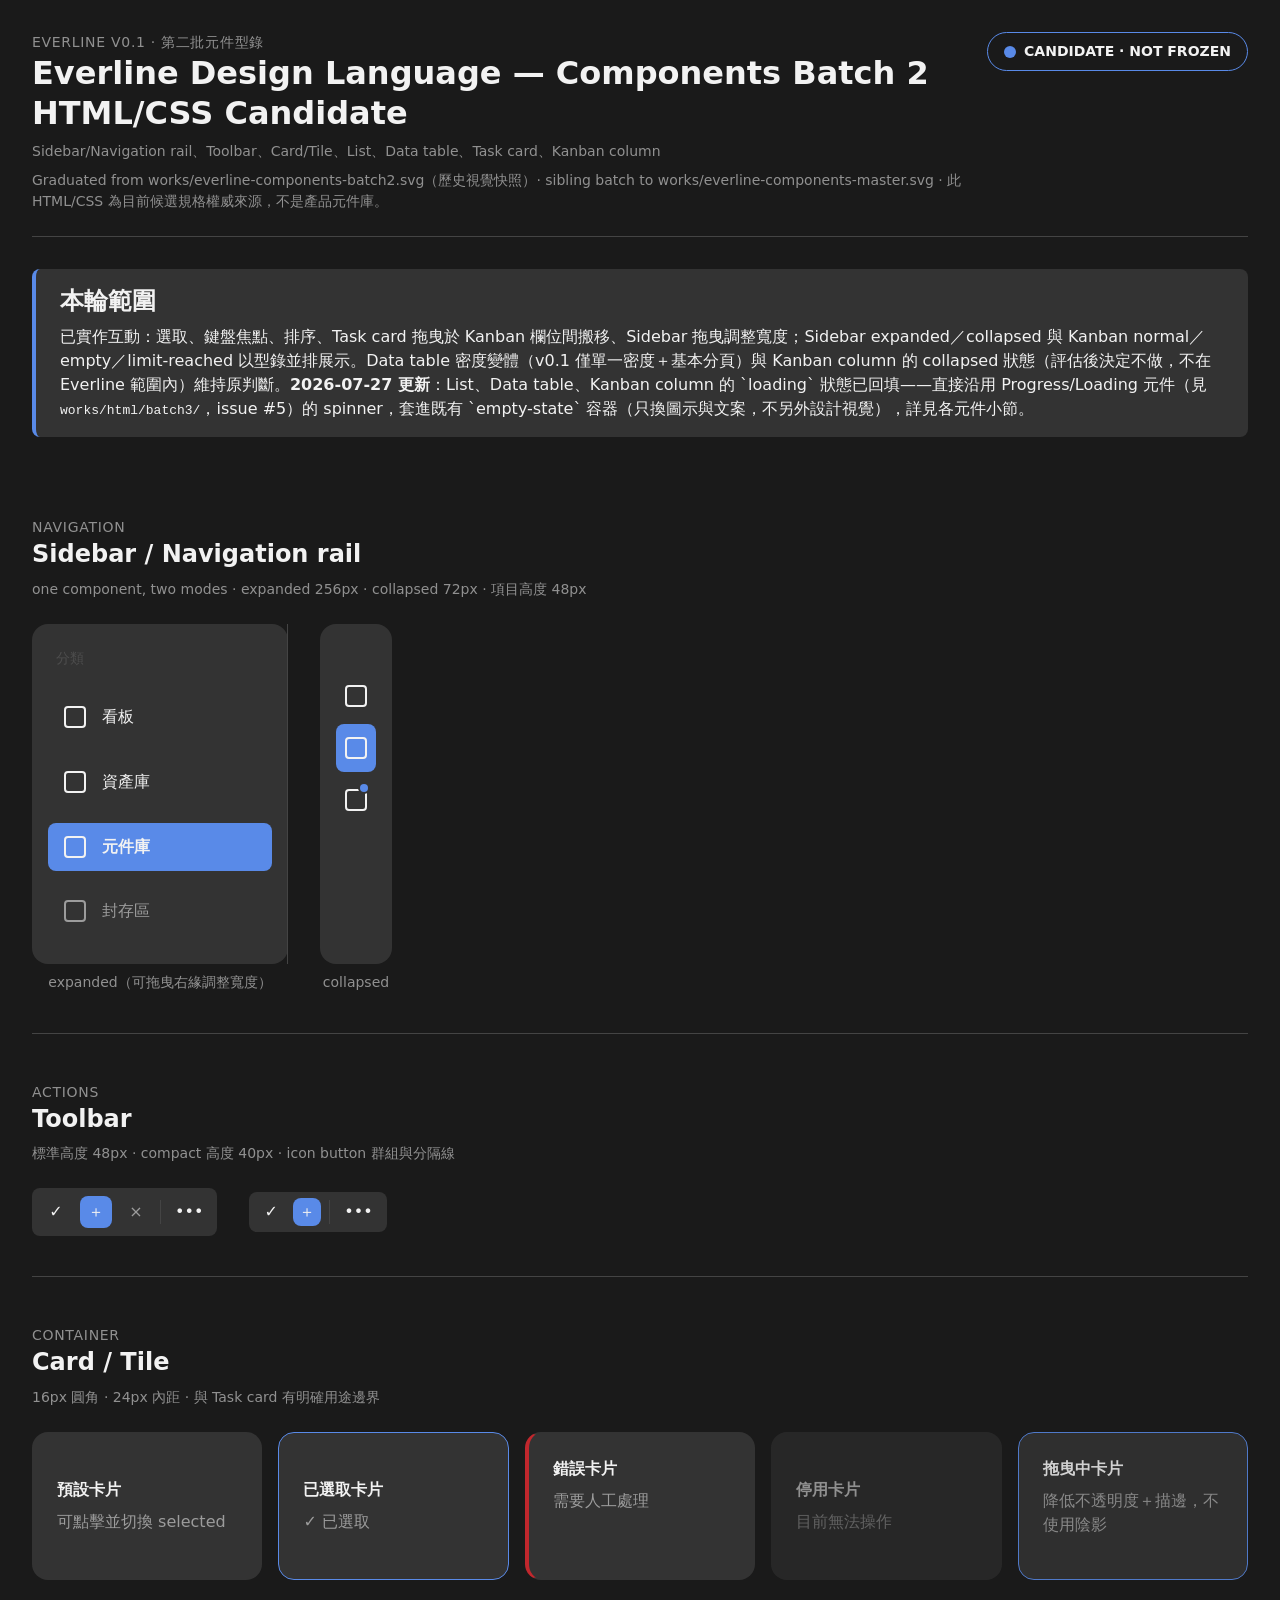
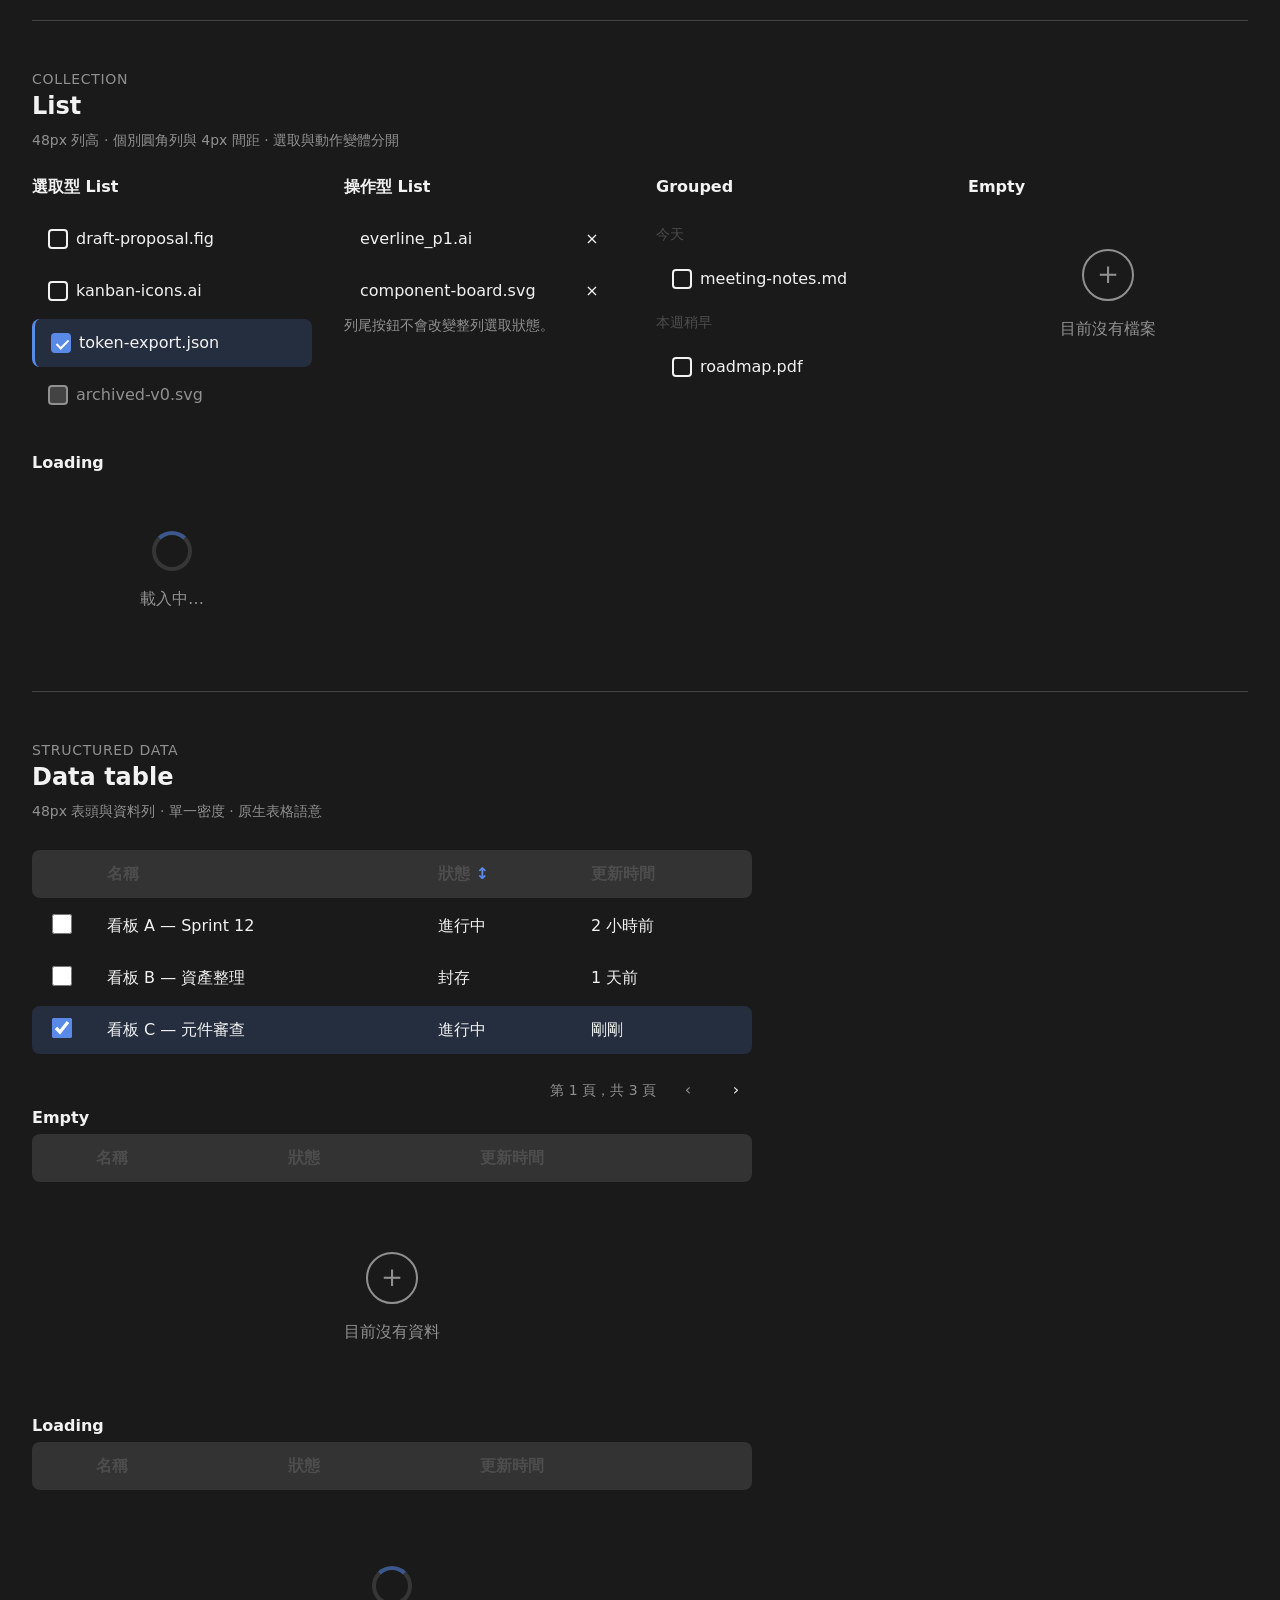
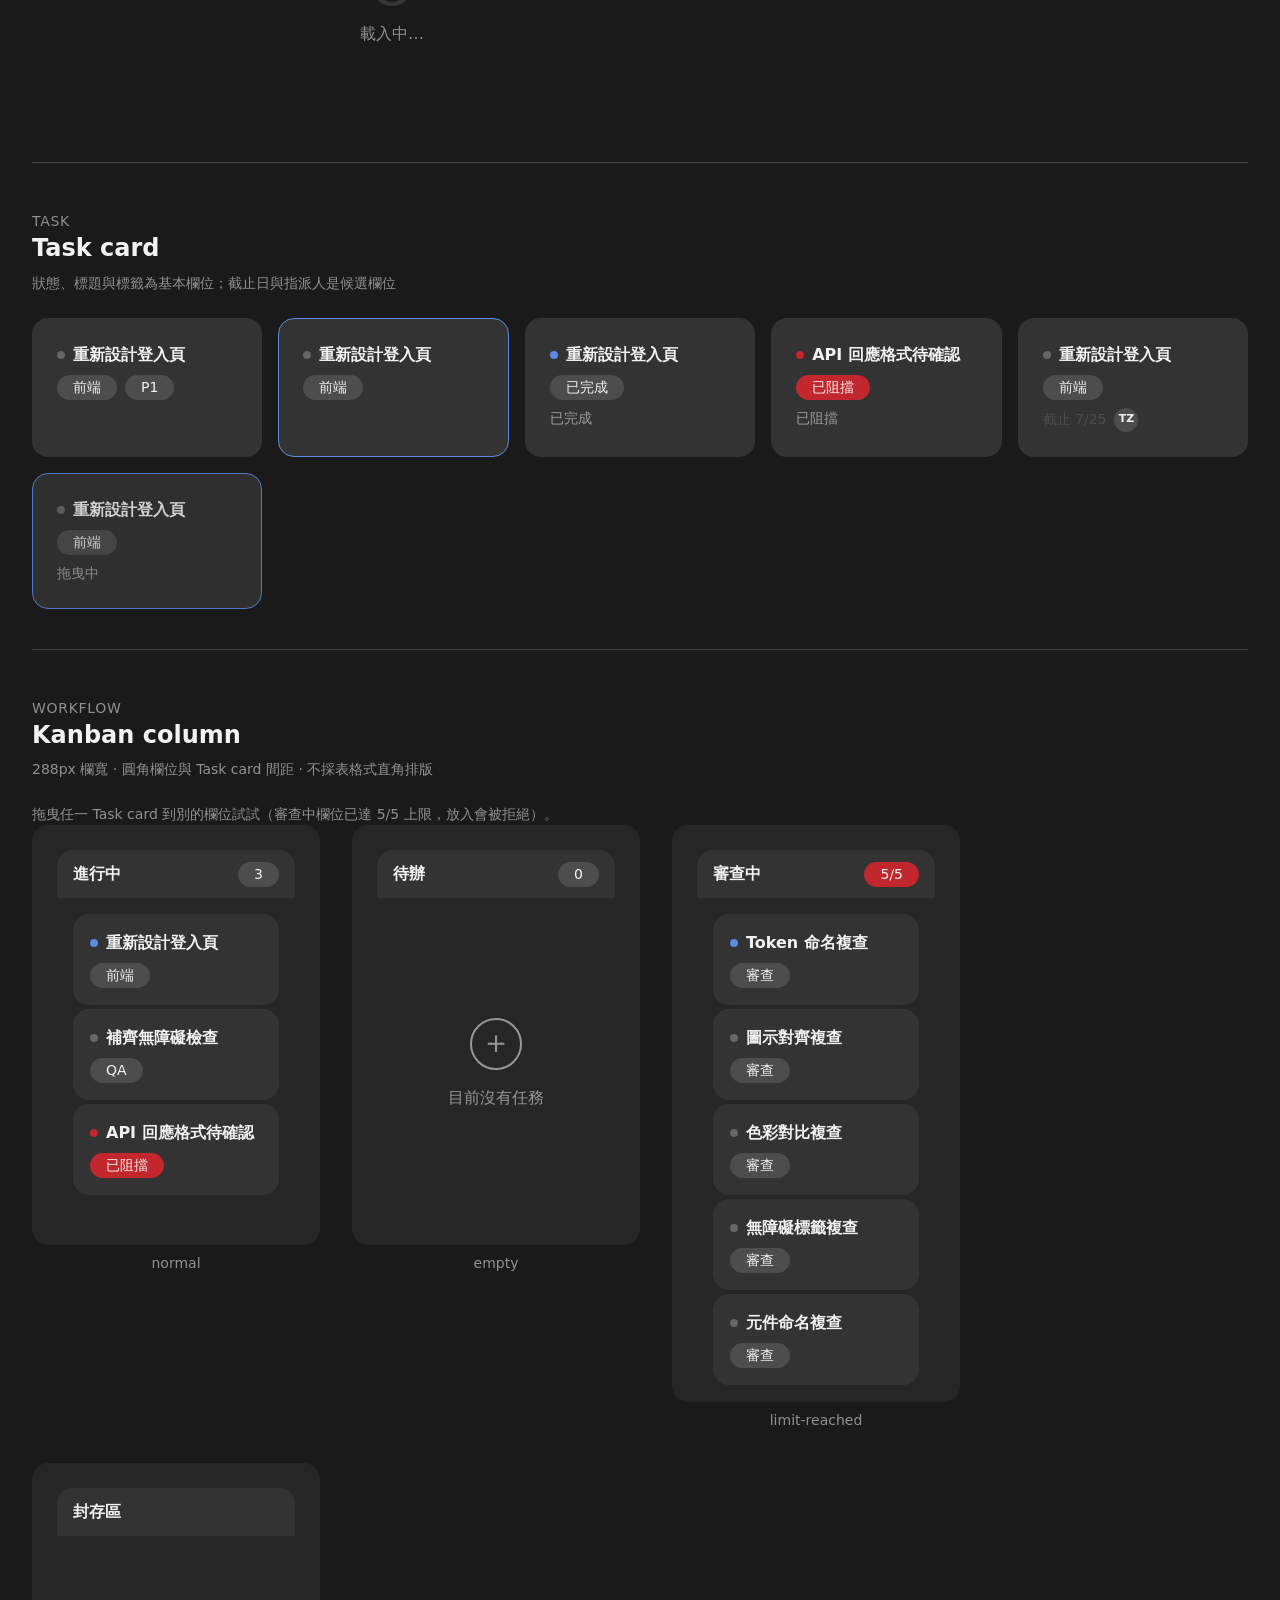
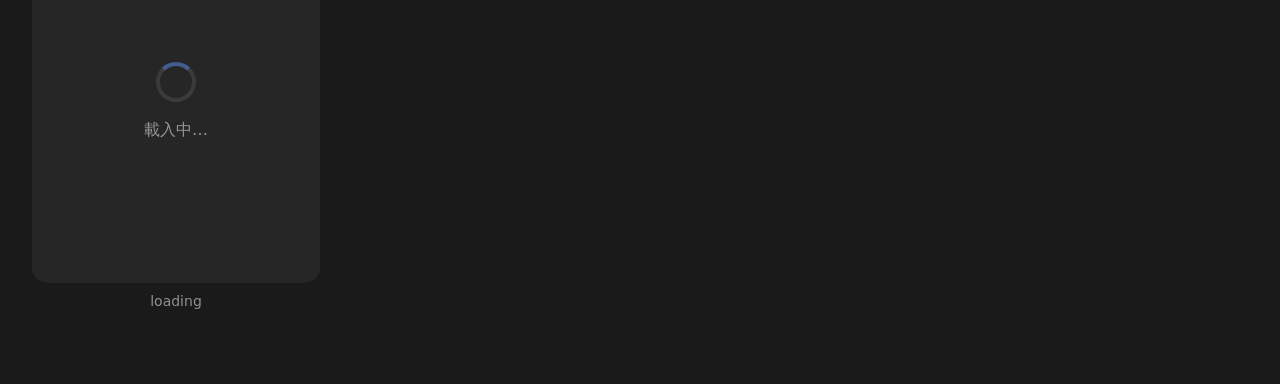
<file: works/html/batch2/index.html>
<!doctype html>
<html lang="zh-Hant">
  <head>
    <meta charset="utf-8">
    <meta name="viewport" content="width=device-width, initial-scale=1">
    <title>Everline v0.1 — 第二批 HTML/CSS 候選元件</title>
    <link rel="stylesheet" href="styles.css">
  </head>
  <body>
    <main class="catalog" aria-labelledby="page-title">
      <header class="catalog-header">
        <div>
          <p class="eyebrow">Everline v0.1 · 第二批元件型錄</p>
          <h1 id="page-title">Everline Design Language — Components Batch 2 HTML/CSS Candidate</h1>
          <p class="lede">Sidebar/Navigation rail、Toolbar、Card/Tile、List、Data table、Task card、Kanban column</p>
          <p class="trace">Graduated from <code>works/everline-components-batch2.svg</code>（歷史視覺快照）· sibling batch to <code>works/everline-components-master.svg</code> · 此 HTML/CSS 為目前候選規格權威來源，不是產品元件庫。</p>
        </div>
        <p class="candidate-badge"><span aria-hidden="true"></span> CANDIDATE · NOT FROZEN</p>
      </header>

      <aside class="scope-note" aria-labelledby="scope-title">
        <h2 id="scope-title">本輪範圍</h2>
        <p>已實作互動：選取、鍵盤焦點、排序、Task card 拖曳於 Kanban 欄位間搬移、Sidebar 拖曳調整寬度；Sidebar expanded／collapsed 與 Kanban normal／empty／limit-reached 以型錄並排展示。Data table 密度變體（v0.1 僅單一密度＋基本分頁）與 Kanban column 的 collapsed 狀態（評估後決定不做，不在 Everline 範圍內）維持原判斷。<strong>2026-07-27 更新</strong>：List、Data table、Kanban column 的 `loading` 狀態已回填——直接沿用 Progress/Loading 元件（見 <code>works/html/batch3/</code>，issue #5）的 spinner，套進既有 `empty-state` 容器（只換圖示與文案，不另外設計視覺），詳見各元件小節。</p>
      </aside>

      <section class="component-section" aria-labelledby="sidebar-title">
        <div class="section-heading"><div><p class="eyebrow">Navigation</p><h2 id="sidebar-title">Sidebar / Navigation rail</h2><p>one component, two modes · expanded 256px · collapsed 72px · 項目高度 48px</p></div></div>
        <div class="sidebar-examples">
          <div class="sidebar-example">
            <nav class="sidebar sidebar--expanded" aria-label="展開模式工作區導覽" data-sidebar-resizable>
              <p class="sidebar__label">分類</p>
              <a class="nav-item" href="#sidebar-title"><span class="nav-icon" aria-hidden="true"></span><span class="nav-item__label">看板</span></a>
              <a class="nav-item" href="#toolbar-title"><span class="nav-icon" aria-hidden="true"></span><span class="nav-item__label">資產庫</span></a>
              <a class="nav-item" href="#list-title" aria-current="page"><span class="nav-icon" aria-hidden="true"></span><span class="nav-item__label">元件庫</span></a>
              <a class="nav-item" href="#" aria-disabled="true" tabindex="-1"><span class="nav-icon" aria-hidden="true"></span><span class="nav-item__label">封存區</span></a>
              <div class="sidebar-resize-handle" data-sidebar-resize-handle role="separator" aria-orientation="vertical" aria-label="拖曳調整側欄寬度" tabindex="0"></div>
            </nav>
            <p class="example-label">expanded（可拖曳右緣調整寬度）</p>
          </div>
          <div class="sidebar-example">
            <nav class="sidebar sidebar--collapsed" aria-label="收合模式工作區導覽">
              <a class="nav-item" href="#sidebar-title" aria-label="看板"><span class="nav-icon" aria-hidden="true"></span><span class="nav-item__label">看板</span></a>
              <a class="nav-item" href="#toolbar-title" aria-current="page" aria-label="資產庫，目前頁面"><span class="nav-icon" aria-hidden="true"></span><span class="nav-item__label">資產庫</span></a>
              <a class="nav-item" href="#list-title" aria-label="元件庫，有未讀通知"><span class="nav-icon" aria-hidden="true"></span><span class="nav-item__label">元件庫</span><span class="notification" aria-hidden="true"></span></a>
            </nav>
            <p class="example-label">collapsed</p>
          </div>
        </div>
      </section>

      <section class="component-section" aria-labelledby="toolbar-title">
        <div class="section-heading"><div><p class="eyebrow">Actions</p><h2 id="toolbar-title">Toolbar</h2><p>標準高度 48px · compact 高度 40px · icon button 群組與分隔線</p></div></div>
        <div class="toolbar-examples">
          <div class="toolbar" role="toolbar" aria-label="標準工具列" data-toolbar>
            <button class="icon-button" type="button" aria-label="確認" aria-pressed="false"><span aria-hidden="true">✓</span></button>
            <button class="icon-button" type="button" aria-label="新增" aria-pressed="true"><span aria-hidden="true">＋</span></button>
            <button class="icon-button" type="button" aria-label="刪除" disabled><span aria-hidden="true">×</span></button>
            <span class="toolbar__divider" aria-hidden="true"></span>
            <button class="icon-button" type="button" aria-label="更多操作" aria-pressed="false"><span aria-hidden="true">•••</span></button>
          </div>
          <div class="toolbar toolbar--compact" role="toolbar" aria-label="緊湊工具列" data-toolbar>
            <button class="icon-button" type="button" aria-label="確認" aria-pressed="false"><span aria-hidden="true">✓</span></button>
            <button class="icon-button" type="button" aria-label="新增" aria-pressed="true"><span aria-hidden="true">＋</span></button>
            <span class="toolbar__divider" aria-hidden="true"></span>
            <button class="icon-button" type="button" aria-label="更多操作" aria-pressed="false"><span aria-hidden="true">•••</span></button>
          </div>
        </div>
      </section>

      <section class="component-section" aria-labelledby="card-title">
        <div class="section-heading"><div><p class="eyebrow">Container</p><h2 id="card-title">Card / Tile</h2><p>16px 圓角 · 24px 內距 · 與 Task card 有明確用途邊界</p></div></div>
        <div class="card-grid">
          <button class="content-card" type="button" aria-pressed="false"><strong>預設卡片</strong><span>可點擊並切換 selected</span></button>
          <button class="content-card" type="button" aria-pressed="true"><strong>已選取卡片</strong><span><b aria-hidden="true">✓</b> 已選取</span></button>
          <div class="content-card content-card--error" role="group" aria-label="錯誤卡片"><strong>錯誤卡片</strong><span>需要人工處理</span></div>
          <button class="content-card" type="button" disabled><strong>停用卡片</strong><span>目前無法操作</span></button>
          <div class="content-card is-dragging" role="group" aria-label="拖曳中卡片示意"><strong>拖曳中卡片</strong><span>降低不透明度＋描邊，不使用陰影</span></div>
        </div>
      </section>

      <section class="component-section" aria-labelledby="list-title">
        <div class="section-heading"><div><p class="eyebrow">Collection</p><h2 id="list-title">List</h2><p>48px 列高 · 個別圓角列與 4px 間距 · 選取與動作變體分開</p></div></div>
        <div class="list-grid">
          <div><h3>選取型 List</h3><ul class="list" aria-label="可選取檔案">
            <li class="list-item"><label><input type="checkbox"><span class="checkmark" aria-hidden="true"></span><span>draft-proposal.fig</span></label></li>
            <li class="list-item"><label><input type="checkbox"><span class="checkmark" aria-hidden="true"></span><span>kanban-icons.ai</span></label></li>
            <li class="list-item"><label><input type="checkbox" checked><span class="checkmark" aria-hidden="true"></span><span>token-export.json</span></label></li>
            <li class="list-item"><label><input type="checkbox" disabled><span class="checkmark" aria-hidden="true"></span><span>archived-v0.svg</span></label></li>
          </ul></div>
          <div><h3>操作型 List</h3><ul class="list" aria-label="可操作檔案">
            <li class="list-item"><span>everline_p1.ai</span><button class="icon-button icon-button--small" type="button" aria-label="刪除 everline_p1.ai">×</button></li>
            <li class="list-item"><span>component-board.svg</span><button class="icon-button icon-button--small" type="button" aria-label="刪除 component-board.svg">×</button></li>
          </ul><p class="caption">列尾按鈕不會改變整列選取狀態。</p></div>
          <div><h3>Grouped</h3><ul class="list" aria-label="分組檔案"><li class="list-group">今天</li><li class="list-item"><label><input type="checkbox"><span class="checkmark" aria-hidden="true"></span><span>meeting-notes.md</span></label></li><li class="list-group">本週稍早</li><li class="list-item"><label><input type="checkbox"><span class="checkmark" aria-hidden="true"></span><span>roadmap.pdf</span></label></li></ul></div>
          <div class="list-empty"><h3>Empty</h3><div class="empty-state"><span aria-hidden="true">＋</span><p>目前沒有檔案</p></div></div>
          <div class="list-empty"><h3>Loading</h3><div class="empty-state"><div class="spinner spinner--md" role="status" aria-label="載入中"></div><p>載入中…</p></div></div>
        </div>
      </section>

      <section class="component-section" aria-labelledby="table-title">
        <div class="section-heading"><div><p class="eyebrow">Structured data</p><h2 id="table-title">Data table</h2><p>48px 表頭與資料列 · 單一密度 · 原生表格語意</p></div></div>
        <div class="table-wrap"><table><thead><tr><th scope="col"><span class="sr-only">選取</span></th><th scope="col">名稱</th><th scope="col" aria-sort="none"><button class="sort-button" type="button" data-sort>狀態 <span aria-hidden="true">↕</span></button></th><th scope="col">更新時間</th></tr></thead><tbody>
          <tr><td><input aria-label="選取 看板 A — Sprint 12" type="checkbox"></td><td>看板 A — Sprint 12</td><td>進行中</td><td>2 小時前</td></tr>
          <tr><td><input aria-label="選取 看板 B — 資產整理" type="checkbox"></td><td>看板 B — 資產整理</td><td>封存</td><td>1 天前</td></tr>
          <tr><td><input aria-label="選取 看板 C — 元件審查" type="checkbox" checked></td><td>看板 C — 元件審查</td><td>進行中</td><td>剛剛</td></tr>
        </tbody></table></div>
        <nav class="table-pagination" aria-label="資料表分頁">
          <span data-pagination-label>第 1 頁，共 3 頁</span>
          <button class="icon-button icon-button--small" type="button" data-pagination="prev" aria-label="上一頁" disabled>‹</button>
          <button class="icon-button icon-button--small" type="button" data-pagination="next" aria-label="下一頁">›</button>
        </nav>
        <div class="table-wrap"><h3>Empty</h3><table><thead><tr><th scope="col"><span class="sr-only">選取</span></th><th scope="col">名稱</th><th scope="col">狀態</th><th scope="col">更新時間</th></tr></thead><tbody>
          <tr class="table-empty"><td colspan="4"><div class="empty-state"><span aria-hidden="true">＋</span><p>目前沒有資料</p></div></td></tr>
        </tbody></table></div>
        <div class="table-wrap"><h3>Loading</h3><table><thead><tr><th scope="col"><span class="sr-only">選取</span></th><th scope="col">名稱</th><th scope="col">狀態</th><th scope="col">更新時間</th></tr></thead><tbody>
          <tr class="table-empty"><td colspan="4"><div class="empty-state"><div class="spinner spinner--md" role="status" aria-label="載入中"></div><p>載入中…</p></div></td></tr>
        </tbody></table></div>
      </section>

      <section class="component-section" aria-labelledby="task-card-title">
        <div class="section-heading"><div><p class="eyebrow">Task</p><h2 id="task-card-title">Task card</h2><p>狀態、標題與標籤為基本欄位；截止日與指派人是候選欄位</p></div></div>
        <div class="task-grid">
          <button class="task-card" type="button" aria-pressed="false"><span class="task-status" aria-hidden="true"></span><strong>重新設計登入頁</strong><span class="tag">前端</span><span class="tag">P1</span></button>
          <button class="task-card" type="button" aria-pressed="true"><span class="task-status" aria-hidden="true"></span><strong>重新設計登入頁</strong><span class="tag">前端</span><span class="sr-only">已選取</span></button>
          <article class="task-card task-card--done"><span class="task-status" aria-hidden="true"></span><strong>重新設計登入頁</strong><span class="tag">已完成</span><span class="task-state-text">已完成</span></article>
          <article class="task-card task-card--blocked"><span class="task-status" aria-hidden="true"></span><strong>API 回應格式待確認</strong><span class="tag">已阻擋</span><span class="task-state-text">已阻擋</span></article>
          <article class="task-card"><span class="task-status" aria-hidden="true"></span><strong>重新設計登入頁</strong><span class="tag">前端</span><span class="task-meta">截止 7/25<span class="task-assignee" aria-label="指派給 TZ"><span aria-hidden="true">TZ</span></span></span></article>
          <article class="task-card is-dragging"><span class="task-status" aria-hidden="true"></span><strong>重新設計登入頁</strong><span class="tag">前端</span><span class="task-state-text">拖曳中</span></article>
        </div>
      </section>

      <section class="component-section" aria-labelledby="kanban-title">
        <div class="section-heading"><div><p class="eyebrow">Workflow</p><h2 id="kanban-title">Kanban column</h2><p>288px 欄寬 · 圓角欄位與 Task card 間距 · 不採表格式直角排版</p></div></div>
        <p class="caption">拖曳任一 Task card 到別的欄位試試（審查中欄位已達 5/5 上限，放入會被拒絕）。</p>
        <div class="kanban-examples">
          <div class="kanban-example">
            <section class="kanban-column" aria-labelledby="kanban-normal-title" data-kanban-max="">
              <header><h3 id="kanban-normal-title">進行中</h3><span class="count-badge" data-kanban-count>3</span></header>
              <div class="kanban-content" data-kanban-content>
                <article class="task-card" draggable="true"><span class="task-status task-status--done" aria-hidden="true"></span><strong>重新設計登入頁</strong><span class="tag">前端</span></article>
                <article class="task-card" draggable="true"><span class="task-status" aria-hidden="true"></span><strong>補齊無障礙檢查</strong><span class="tag">QA</span></article>
                <article class="task-card task-card--blocked" draggable="true"><span class="task-status" aria-hidden="true"></span><strong>API 回應格式待確認</strong><span class="tag">已阻擋</span></article>
              </div>
            </section>
            <p class="example-label">normal</p>
          </div>
          <div class="kanban-example">
            <section class="kanban-column" aria-labelledby="kanban-empty-title" data-kanban-max="">
              <header><h3 id="kanban-empty-title">待辦</h3><span class="count-badge" data-kanban-count>0</span></header>
              <div class="kanban-content" data-kanban-content><div class="empty-state"><span aria-hidden="true">＋</span><p>目前沒有任務</p></div></div>
            </section>
            <p class="example-label">empty</p>
          </div>
          <div class="kanban-example">
            <section class="kanban-column" aria-labelledby="kanban-limit-title" data-kanban-max="5">
              <header><h3 id="kanban-limit-title">審查中</h3><span class="count-badge count-badge--limit" data-kanban-count>5/5</span></header>
              <div class="kanban-content" data-kanban-content>
                <article class="task-card" draggable="true"><span class="task-status task-status--done" aria-hidden="true"></span><strong>Token 命名複查</strong><span class="tag">審查</span></article>
                <article class="task-card" draggable="true"><span class="task-status" aria-hidden="true"></span><strong>圖示對齊複查</strong><span class="tag">審查</span></article>
                <article class="task-card" draggable="true"><span class="task-status" aria-hidden="true"></span><strong>色彩對比複查</strong><span class="tag">審查</span></article>
                <article class="task-card" draggable="true"><span class="task-status" aria-hidden="true"></span><strong>無障礙標籤複查</strong><span class="tag">審查</span></article>
                <article class="task-card" draggable="true"><span class="task-status" aria-hidden="true"></span><strong>元件命名複查</strong><span class="tag">審查</span></article>
              </div>
            </section>
            <p class="example-label">limit-reached</p>
          </div>
          <div class="kanban-example">
            <section class="kanban-column" aria-labelledby="kanban-loading-title">
              <header><h3 id="kanban-loading-title">封存區</h3></header>
              <div class="kanban-content"><div class="empty-state"><div class="spinner spinner--md" role="status" aria-label="載入中"></div><p>載入中…</p></div></div>
            </section>
            <p class="example-label">loading</p>
          </div>
        </div>
      </section>
    </main>
    <script src="prototype.js"></script>
  </body>
</html>
</file>
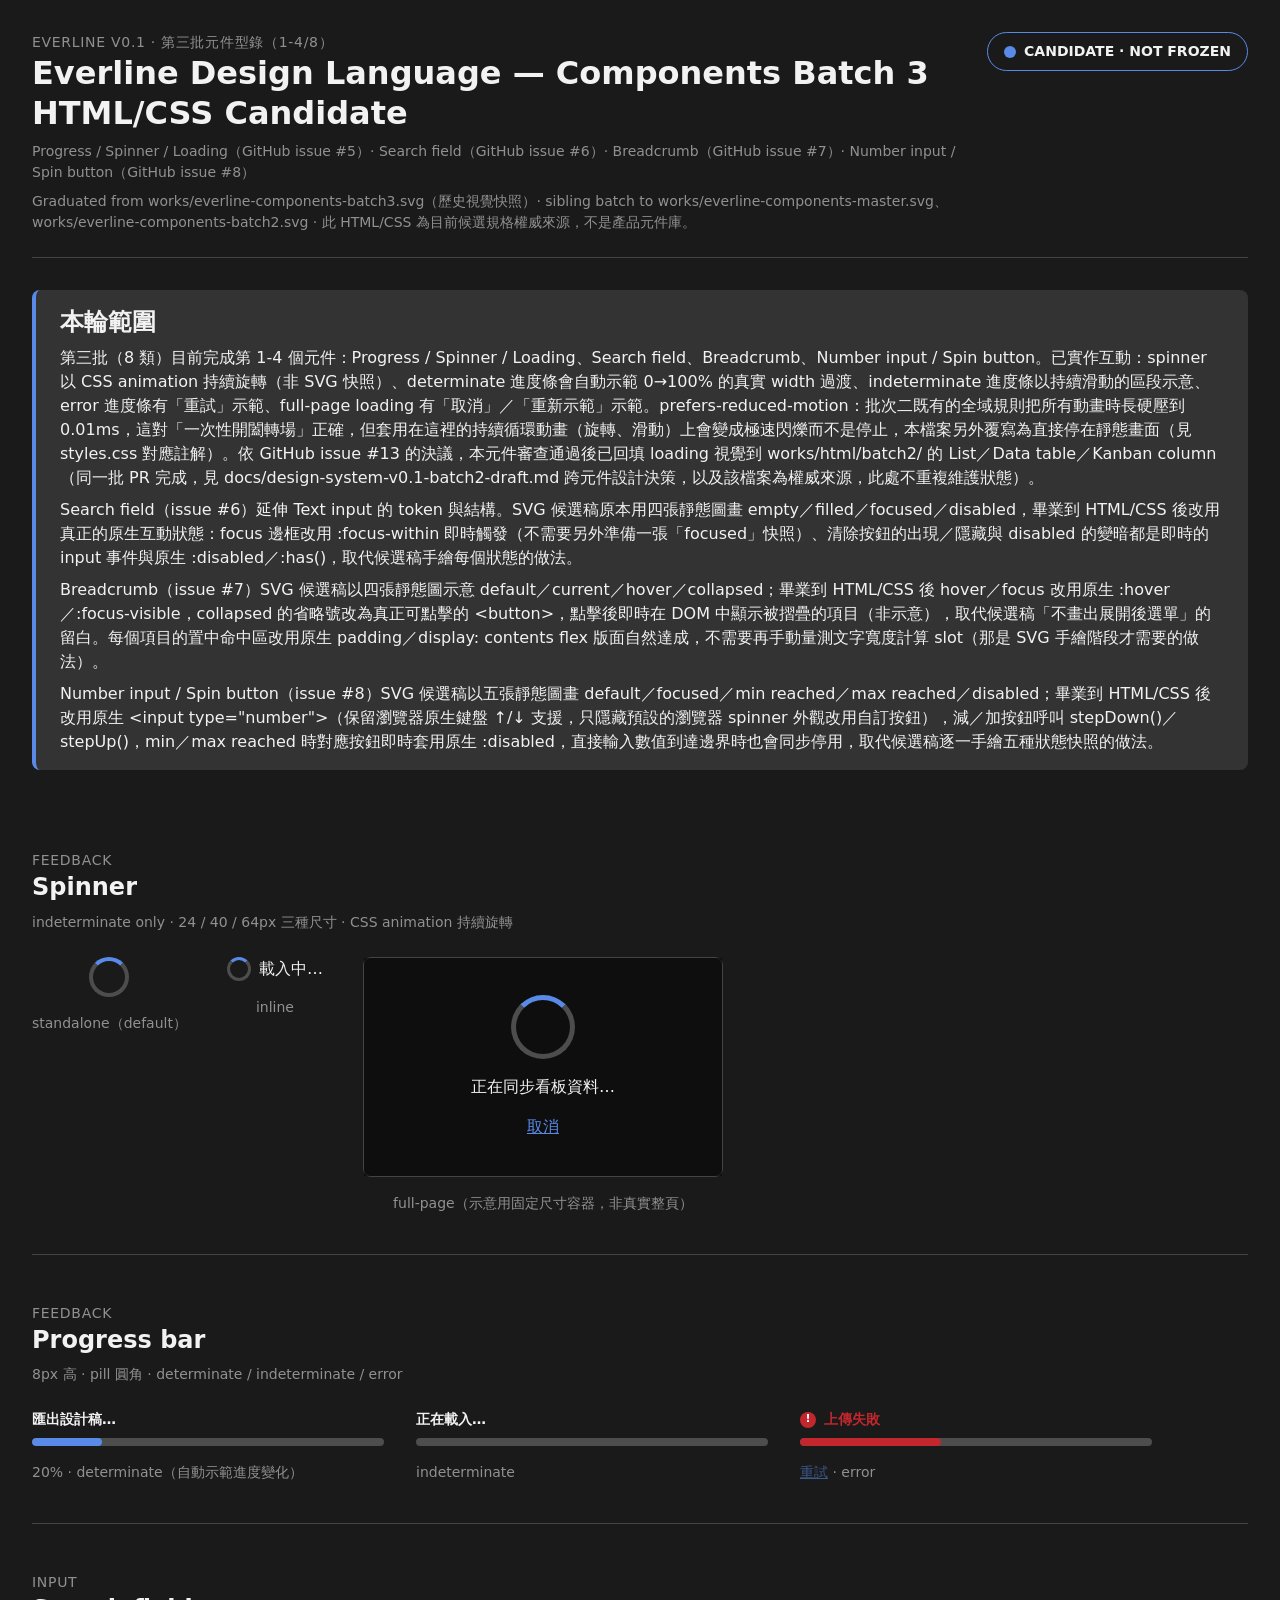
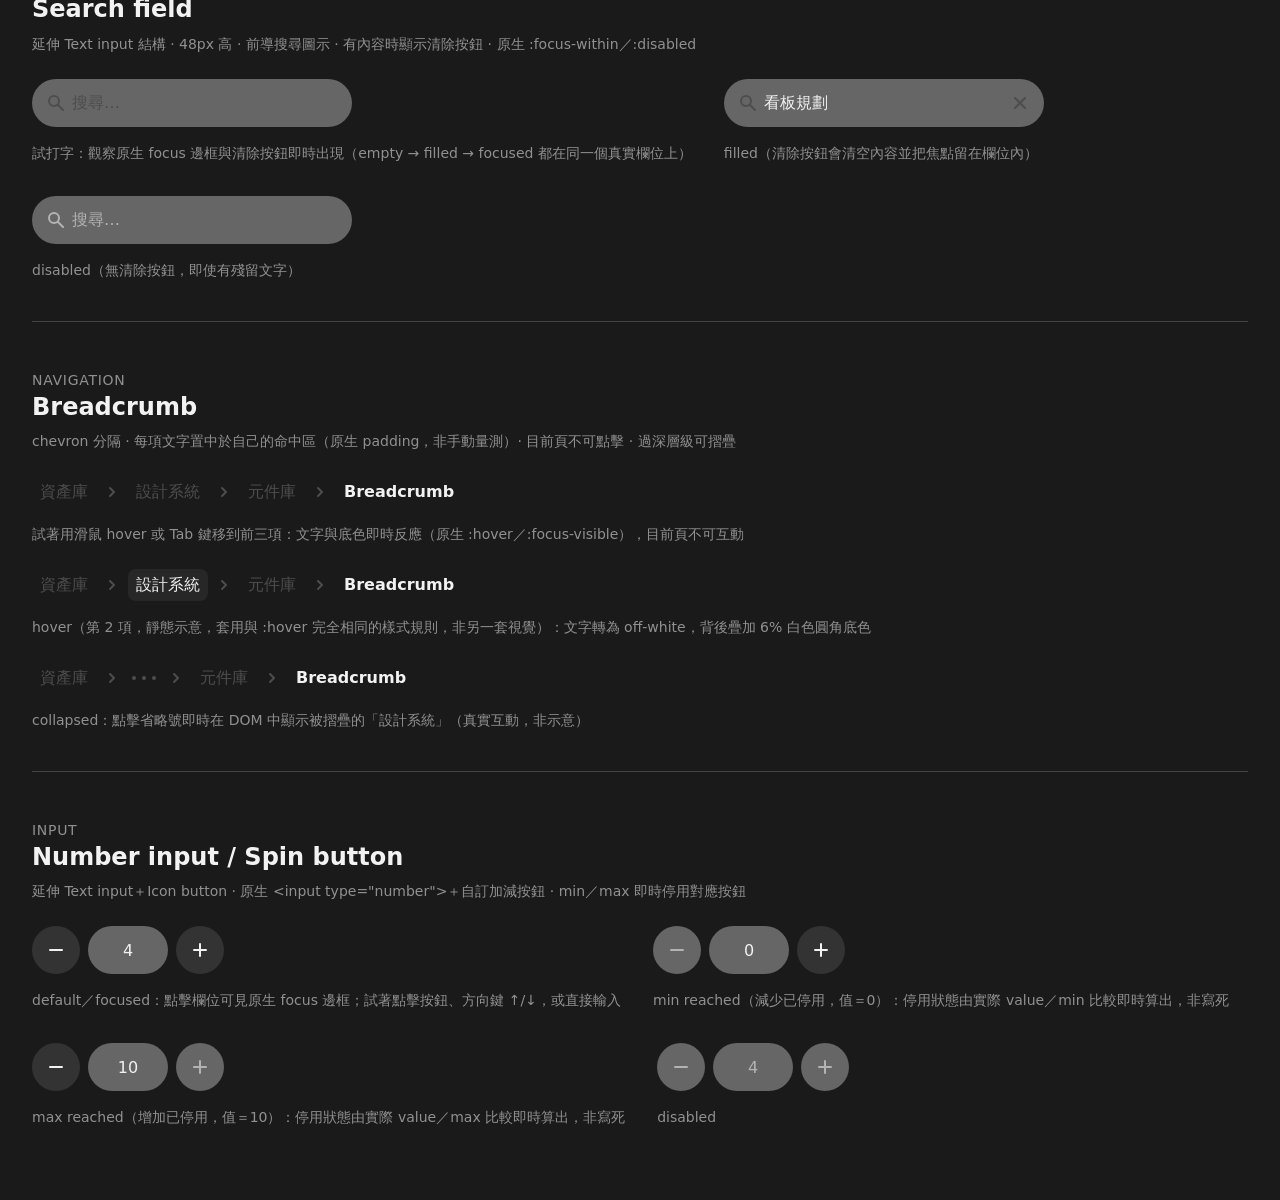
<file: works/html/batch3/index.html>
<!doctype html>
<html lang="zh-Hant">
  <head>
    <meta charset="utf-8">
    <meta name="viewport" content="width=device-width, initial-scale=1">
    <title>Everline v0.1 — 第三批 HTML/CSS 候選元件</title>
    <link rel="stylesheet" href="styles.css">
  </head>
  <body>
    <main class="catalog" aria-labelledby="page-title">
      <header class="catalog-header">
        <div>
          <p class="eyebrow">Everline v0.1 · 第三批元件型錄（1-4/8）</p>
          <h1 id="page-title">Everline Design Language — Components Batch 3 HTML/CSS Candidate</h1>
          <p class="lede">Progress / Spinner / Loading（GitHub issue #5）· Search field（GitHub issue #6）· Breadcrumb（GitHub issue #7）· Number input / Spin button（GitHub issue #8）</p>
          <p class="trace">Graduated from <code>works/everline-components-batch3.svg</code>（歷史視覺快照）· sibling batch to <code>works/everline-components-master.svg</code>、<code>works/everline-components-batch2.svg</code> · 此 HTML/CSS 為目前候選規格權威來源，不是產品元件庫。</p>
        </div>
        <p class="candidate-badge"><span aria-hidden="true"></span> CANDIDATE · NOT FROZEN</p>
      </header>

      <aside class="scope-note" aria-labelledby="scope-title">
        <h2 id="scope-title">本輪範圍</h2>
        <p>第三批（8 類）目前完成第 1-4 個元件：Progress / Spinner / Loading、Search field、Breadcrumb、Number input / Spin button。已實作互動：spinner 以 CSS <code>animation</code> 持續旋轉（非 SVG 快照）、determinate 進度條會自動示範 0→100% 的真實 <code>width</code> 過渡、indeterminate 進度條以持續滑動的區段示意、error 進度條有「重試」示範、full-page loading 有「取消」／「重新示範」示範。<code>prefers-reduced-motion</code>：批次二既有的全域規則把所有動畫時長硬壓到 0.01ms，這對「一次性開闔轉場」正確，但套用在這裡的持續循環動畫（旋轉、滑動）上會變成極速閃爍而不是停止，本檔案另外覆寫為直接停在靜態畫面（見 styles.css 對應註解）。依 GitHub issue #13 的決議，本元件審查通過後已回填 loading 視覺到 <code>works/html/batch2/</code> 的 List／Data table／Kanban column（同一批 PR 完成，見 docs/design-system-v0.1-batch2-draft.md 跨元件設計決策，以及該檔案為權威來源，此處不重複維護狀態）。</p>
        <p>Search field（issue #6）延伸 Text input 的 token 與結構。SVG 候選稿原本用四張靜態圖畫 empty／filled／focused／disabled，畢業到 HTML/CSS 後改用真正的原生互動狀態：focus 邊框改用 <code>:focus-within</code> 即時觸發（不需要另外準備一張「focused」快照）、清除按鈕的出現／隱藏與 disabled 的變暗都是即時的 <code>input</code> 事件與原生 <code>:disabled</code>／<code>:has()</code>，取代候選稿手繪每個狀態的做法。</p>
        <p>Breadcrumb（issue #7）SVG 候選稿以四張靜態圖示意 default／current／hover／collapsed；畢業到 HTML/CSS 後 hover／focus 改用原生 <code>:hover</code>／<code>:focus-visible</code>，collapsed 的省略號改為真正可點擊的 <code>&lt;button&gt;</code>，點擊後即時在 DOM 中顯示被摺疊的項目（非示意），取代候選稿「不畫出展開後選單」的留白。每個項目的置中命中區改用原生 padding／<code>display: contents</code> flex 版面自然達成，不需要再手動量測文字寬度計算 slot（那是 SVG 手繪階段才需要的做法）。</p>
        <p>Number input / Spin button（issue #8）SVG 候選稿以五張靜態圖畫 default／focused／min reached／max reached／disabled；畢業到 HTML/CSS 後改用原生 <code>&lt;input type="number"&gt;</code>（保留瀏覽器原生鍵盤 ↑/↓ 支援，只隱藏預設的瀏覽器 spinner 外觀改用自訂按鈕），減／加按鈕呼叫 <code>stepDown()</code>／<code>stepUp()</code>，min／max reached 時對應按鈕即時套用原生 <code>:disabled</code>，直接輸入數值到達邊界時也會同步停用，取代候選稿逐一手繪五種狀態快照的做法。</p>
      </aside>

      <section class="component-section" aria-labelledby="spinner-title">
        <div class="section-heading"><div><p class="eyebrow">Feedback</p><h2 id="spinner-title">Spinner</h2><p>indeterminate only · 24 / 40 / 64px 三種尺寸 · CSS <code>animation</code> 持續旋轉</p></div></div>
        <div class="spinner-examples">
          <div class="spinner-example">
            <div class="spinner spinner--md" role="status" aria-label="載入中"></div>
            <p class="example-label">standalone（default）</p>
          </div>
          <div class="spinner-example spinner-example--inline">
            <p class="loading-inline"><span class="spinner spinner--sm" role="status" aria-label="載入中"></span><span>載入中…</span></p>
            <p class="example-label">inline</p>
          </div>
          <div class="spinner-example spinner-example--full-page">
            <div class="loading-overlay-demo" data-loading-demo>
              <div class="loading-overlay" data-loading-overlay>
                <div class="spinner spinner--lg" role="status" aria-label="正在同步看板資料"></div>
                <p>正在同步看板資料…</p>
                <button type="button" class="link-button" data-loading-cancel>取消</button>
              </div>
              <div class="loading-demo-content" data-loading-content hidden>
                <p>（示意：已取消，載入停止）</p>
                <button type="button" class="link-button" data-loading-replay>重新示範</button>
              </div>
            </div>
            <p class="example-label">full-page（示意用固定尺寸容器，非真實整頁）</p>
          </div>
        </div>
      </section>

      <section class="component-section" aria-labelledby="progress-title">
        <div class="section-heading"><div><p class="eyebrow">Feedback</p><h2 id="progress-title">Progress bar</h2><p>8px 高 · pill 圓角 · determinate / indeterminate / error</p></div></div>
        <div class="progress-examples">
          <div class="progress-example">
            <p class="progress-label" data-progress-label>匯出設計稿…</p>
            <div class="progress" role="progressbar" aria-valuemin="0" aria-valuemax="100" aria-valuenow="0" aria-label="匯出進度" data-progress-demo>
              <div class="progress__fill" data-progress-fill></div>
            </div>
            <p class="example-label"><span data-progress-percent>0%</span> · determinate（自動示範進度變化）</p>
          </div>
          <div class="progress-example">
            <p class="progress-label">正在載入…</p>
            <div class="progress progress--indeterminate" role="progressbar" aria-label="正在載入" aria-valuetext="處理中">
              <div class="progress__fill"></div>
            </div>
            <p class="example-label">indeterminate</p>
          </div>
          <div class="progress-example">
            <p class="progress-label progress-label--danger" data-error-label><span class="error-icon" aria-hidden="true">!</span>上傳失敗</p>
            <div class="progress progress--danger" role="progressbar" aria-valuemin="0" aria-valuemax="100" aria-valuenow="40" aria-label="上傳進度（失敗）" data-error-progress>
              <div class="progress__fill" data-error-fill style="width: 40%"></div>
            </div>
            <p class="example-label"><button type="button" class="link-button" data-error-retry>重試</button> · error</p>
          </div>
        </div>
      </section>

      <section class="component-section" aria-labelledby="search-field-title">
        <div class="section-heading"><div><p class="eyebrow">Input</p><h2 id="search-field-title">Search field</h2><p>延伸 Text input 結構 · 48px 高 · 前導搜尋圖示 · 有內容時顯示清除按鈕 · 原生 :focus-within／:disabled</p></div></div>
        <div class="search-field-examples">
          <div class="search-field-example">
            <div class="search-field">
              <svg class="search-field__icon" viewBox="0 0 16 16" width="16" height="16" aria-hidden="true"><circle cx="6" cy="6" r="5" fill="none" stroke="currentColor" stroke-width="2"/><path d="M10 10l5 5" fill="none" stroke="currentColor" stroke-width="2" stroke-linecap="round"/></svg>
              <input class="search-field__input" type="search" placeholder="搜尋…" aria-label="搜尋" data-search-input>
              <button type="button" class="search-field__clear" aria-label="清除搜尋" hidden data-search-clear>
                <svg viewBox="0 0 16 16" width="16" height="16" aria-hidden="true"><path d="M3 3l10 10M13 3l-10 10" fill="none" stroke="currentColor" stroke-width="2" stroke-linecap="round"/></svg>
              </button>
            </div>
            <p class="example-label">試打字：觀察原生 focus 邊框與清除按鈕即時出現（empty → filled → focused 都在同一個真實欄位上）</p>
          </div>
          <div class="search-field-example">
            <div class="search-field">
              <svg class="search-field__icon" viewBox="0 0 16 16" width="16" height="16" aria-hidden="true"><circle cx="6" cy="6" r="5" fill="none" stroke="currentColor" stroke-width="2"/><path d="M10 10l5 5" fill="none" stroke="currentColor" stroke-width="2" stroke-linecap="round"/></svg>
              <input class="search-field__input" type="search" value="看板規劃" aria-label="搜尋" data-search-input>
              <button type="button" class="search-field__clear" aria-label="清除搜尋" data-search-clear>
                <svg viewBox="0 0 16 16" width="16" height="16" aria-hidden="true"><path d="M3 3l10 10M13 3l-10 10" fill="none" stroke="currentColor" stroke-width="2" stroke-linecap="round"/></svg>
              </button>
            </div>
            <p class="example-label">filled（清除按鈕會清空內容並把焦點留在欄位內）</p>
          </div>
          <div class="search-field-example">
            <div class="search-field">
              <svg class="search-field__icon" viewBox="0 0 16 16" width="16" height="16" aria-hidden="true"><circle cx="6" cy="6" r="5" fill="none" stroke="currentColor" stroke-width="2"/><path d="M10 10l5 5" fill="none" stroke="currentColor" stroke-width="2" stroke-linecap="round"/></svg>
              <input class="search-field__input" type="search" placeholder="搜尋…" aria-label="搜尋" disabled>
            </div>
            <p class="example-label">disabled（無清除按鈕，即使有殘留文字）</p>
          </div>
        </div>
      </section>

      <section class="component-section" aria-labelledby="breadcrumb-title">
        <div class="section-heading"><div><p class="eyebrow">Navigation</p><h2 id="breadcrumb-title">Breadcrumb</h2><p>chevron 分隔 · 每項文字置中於自己的命中區（原生 padding，非手動量測）· 目前頁不可點擊 · 過深層級可摺疊</p></div></div>
        <div class="breadcrumb-examples">
          <div class="breadcrumb-example">
            <nav class="breadcrumb" aria-label="麵包屑導覽">
              <ol>
                <li><a href="#" class="breadcrumb__item">資產庫</a></li>
                <li aria-hidden="true"><span class="breadcrumb__sep"><svg viewBox="0 0 16 16" width="16" height="16"><path d="M6 4l4 4-4 4" fill="none" stroke="currentColor" stroke-width="2" stroke-linecap="round" stroke-linejoin="round"/></svg></span></li>
                <li><a href="#" class="breadcrumb__item">設計系統</a></li>
                <li aria-hidden="true"><span class="breadcrumb__sep"><svg viewBox="0 0 16 16" width="16" height="16"><path d="M6 4l4 4-4 4" fill="none" stroke="currentColor" stroke-width="2" stroke-linecap="round" stroke-linejoin="round"/></svg></span></li>
                <li><a href="#" class="breadcrumb__item">元件庫</a></li>
                <li aria-hidden="true"><span class="breadcrumb__sep"><svg viewBox="0 0 16 16" width="16" height="16"><path d="M6 4l4 4-4 4" fill="none" stroke="currentColor" stroke-width="2" stroke-linecap="round" stroke-linejoin="round"/></svg></span></li>
                <li><span class="breadcrumb__item breadcrumb__item--current" aria-current="page">Breadcrumb</span></li>
              </ol>
            </nav>
            <p class="example-label">試著用滑鼠 hover 或 Tab 鍵移到前三項：文字與底色即時反應（原生 :hover／:focus-visible），目前頁不可互動</p>
          </div>
          <div class="breadcrumb-example">
            <nav class="breadcrumb" aria-label="麵包屑導覽（第 2 項 hover 靜態示意）">
              <ol>
                <li><a href="#" class="breadcrumb__item">資產庫</a></li>
                <li aria-hidden="true"><span class="breadcrumb__sep"><svg viewBox="0 0 16 16" width="16" height="16"><path d="M6 4l4 4-4 4" fill="none" stroke="currentColor" stroke-width="2" stroke-linecap="round" stroke-linejoin="round"/></svg></span></li>
                <li><a href="#" class="breadcrumb__item breadcrumb__item--hover-demo">設計系統</a></li>
                <li aria-hidden="true"><span class="breadcrumb__sep"><svg viewBox="0 0 16 16" width="16" height="16"><path d="M6 4l4 4-4 4" fill="none" stroke="currentColor" stroke-width="2" stroke-linecap="round" stroke-linejoin="round"/></svg></span></li>
                <li><a href="#" class="breadcrumb__item">元件庫</a></li>
                <li aria-hidden="true"><span class="breadcrumb__sep"><svg viewBox="0 0 16 16" width="16" height="16"><path d="M6 4l4 4-4 4" fill="none" stroke="currentColor" stroke-width="2" stroke-linecap="round" stroke-linejoin="round"/></svg></span></li>
                <li><span class="breadcrumb__item breadcrumb__item--current" aria-current="page">Breadcrumb</span></li>
              </ol>
            </nav>
            <p class="example-label">hover（第 2 項，靜態示意，套用與 :hover 完全相同的樣式規則，非另一套視覺）：文字轉為 off-white，背後疊加 6% 白色圓角底色</p>
          </div>
          <div class="breadcrumb-example">
            <nav class="breadcrumb" aria-label="麵包屑導覽（層級過深，已摺疊）">
              <ol>
                <li><a href="#" class="breadcrumb__item">資產庫</a></li>
                <li aria-hidden="true"><span class="breadcrumb__sep"><svg viewBox="0 0 16 16" width="16" height="16"><path d="M6 4l4 4-4 4" fill="none" stroke="currentColor" stroke-width="2" stroke-linecap="round" stroke-linejoin="round"/></svg></span></li>
                <li class="breadcrumb__collapsible" hidden><a href="#" class="breadcrumb__item">設計系統</a></li>
                <li class="breadcrumb__collapsible-trigger"><button type="button" class="breadcrumb__ellipsis" aria-expanded="false" aria-label="顯示更多路徑" data-breadcrumb-ellipsis><span></span><span></span><span></span></button></li>
                <li aria-hidden="true"><span class="breadcrumb__sep"><svg viewBox="0 0 16 16" width="16" height="16"><path d="M6 4l4 4-4 4" fill="none" stroke="currentColor" stroke-width="2" stroke-linecap="round" stroke-linejoin="round"/></svg></span></li>
                <li><a href="#" class="breadcrumb__item">元件庫</a></li>
                <li aria-hidden="true"><span class="breadcrumb__sep"><svg viewBox="0 0 16 16" width="16" height="16"><path d="M6 4l4 4-4 4" fill="none" stroke="currentColor" stroke-width="2" stroke-linecap="round" stroke-linejoin="round"/></svg></span></li>
                <li><span class="breadcrumb__item breadcrumb__item--current" aria-current="page">Breadcrumb</span></li>
              </ol>
            </nav>
            <p class="example-label">collapsed：點擊省略號即時在 DOM 中顯示被摺疊的「設計系統」（真實互動，非示意）</p>
          </div>
        </div>
      </section>

      <section class="component-section" aria-labelledby="number-input-title">
        <div class="section-heading"><div><p class="eyebrow">Input</p><h2 id="number-input-title">Number input / Spin button</h2><p>延伸 Text input＋Icon button · 原生 &lt;input type="number"&gt;＋自訂加減按鈕 · min／max 即時停用對應按鈕</p></div></div>
        <div class="number-input-examples">
          <div class="number-input-example">
            <div class="number-input">
              <button type="button" class="number-input__btn" aria-label="減少數量" data-decrement>
                <svg viewBox="0 0 24 24" aria-hidden="true"><path d="M6 12h12" fill="none" stroke="currentColor" stroke-width="2" stroke-linecap="round"/></svg>
              </button>
              <input type="number" class="number-input__field" aria-label="數量" value="4" min="0" max="10" step="1" data-number-input>
              <button type="button" class="number-input__btn" aria-label="增加數量" data-increment>
                <svg viewBox="0 0 24 24" aria-hidden="true"><path d="M12 6v12M6 12h12" fill="none" stroke="currentColor" stroke-width="2" stroke-linecap="round"/></svg>
              </button>
            </div>
            <p class="example-label">default／focused：點擊欄位可見原生 focus 邊框；試著點擊按鈕、方向鍵 ↑/↓，或直接輸入</p>
          </div>
          <div class="number-input-example">
            <div class="number-input">
              <button type="button" class="number-input__btn" aria-label="減少數量" data-decrement>
                <svg viewBox="0 0 24 24" aria-hidden="true"><path d="M6 12h12" fill="none" stroke="currentColor" stroke-width="2" stroke-linecap="round"/></svg>
              </button>
              <input type="number" class="number-input__field" aria-label="數量" value="0" min="0" max="10" step="1" data-number-input>
              <button type="button" class="number-input__btn" aria-label="增加數量" data-increment>
                <svg viewBox="0 0 24 24" aria-hidden="true"><path d="M12 6v12M6 12h12" fill="none" stroke="currentColor" stroke-width="2" stroke-linecap="round"/></svg>
              </button>
            </div>
            <p class="example-label">min reached（減少已停用，值＝0）：停用狀態由實際 value／min 比較即時算出，非寫死</p>
          </div>
          <div class="number-input-example">
            <div class="number-input">
              <button type="button" class="number-input__btn" aria-label="減少數量" data-decrement>
                <svg viewBox="0 0 24 24" aria-hidden="true"><path d="M6 12h12" fill="none" stroke="currentColor" stroke-width="2" stroke-linecap="round"/></svg>
              </button>
              <input type="number" class="number-input__field" aria-label="數量" value="10" min="0" max="10" step="1" data-number-input>
              <button type="button" class="number-input__btn" aria-label="增加數量" data-increment>
                <svg viewBox="0 0 24 24" aria-hidden="true"><path d="M12 6v12M6 12h12" fill="none" stroke="currentColor" stroke-width="2" stroke-linecap="round"/></svg>
              </button>
            </div>
            <p class="example-label">max reached（增加已停用，值＝10）：停用狀態由實際 value／max 比較即時算出，非寫死</p>
          </div>
          <div class="number-input-example">
            <div class="number-input">
              <button type="button" class="number-input__btn" aria-label="減少數量" disabled>
                <svg viewBox="0 0 24 24" aria-hidden="true"><path d="M6 12h12" fill="none" stroke="currentColor" stroke-width="2" stroke-linecap="round"/></svg>
              </button>
              <input type="number" class="number-input__field" aria-label="數量" value="4" disabled>
              <button type="button" class="number-input__btn" aria-label="增加數量" disabled>
                <svg viewBox="0 0 24 24" aria-hidden="true"><path d="M12 6v12M6 12h12" fill="none" stroke="currentColor" stroke-width="2" stroke-linecap="round"/></svg>
              </button>
            </div>
            <p class="example-label">disabled</p>
          </div>
        </div>
      </section>
    </main>
    <script src="prototype.js"></script>
  </body>
</html>
</file>
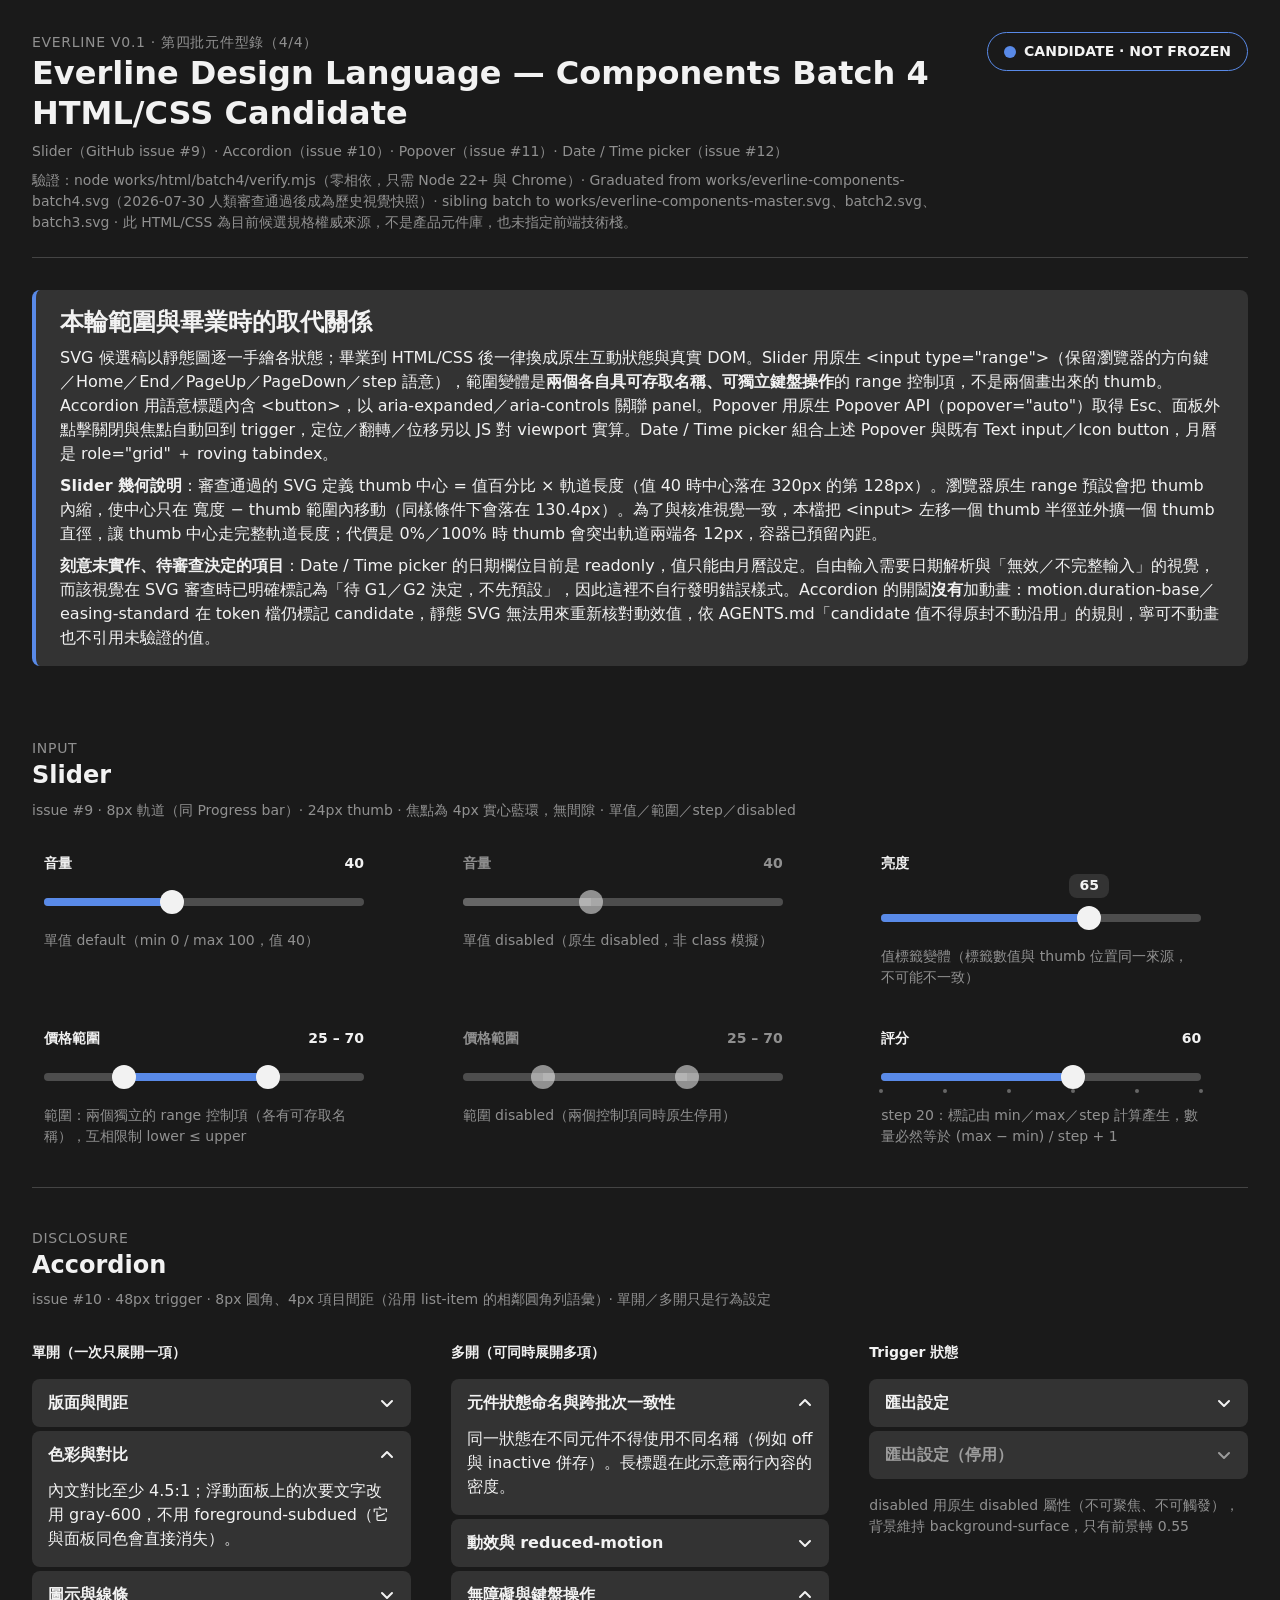
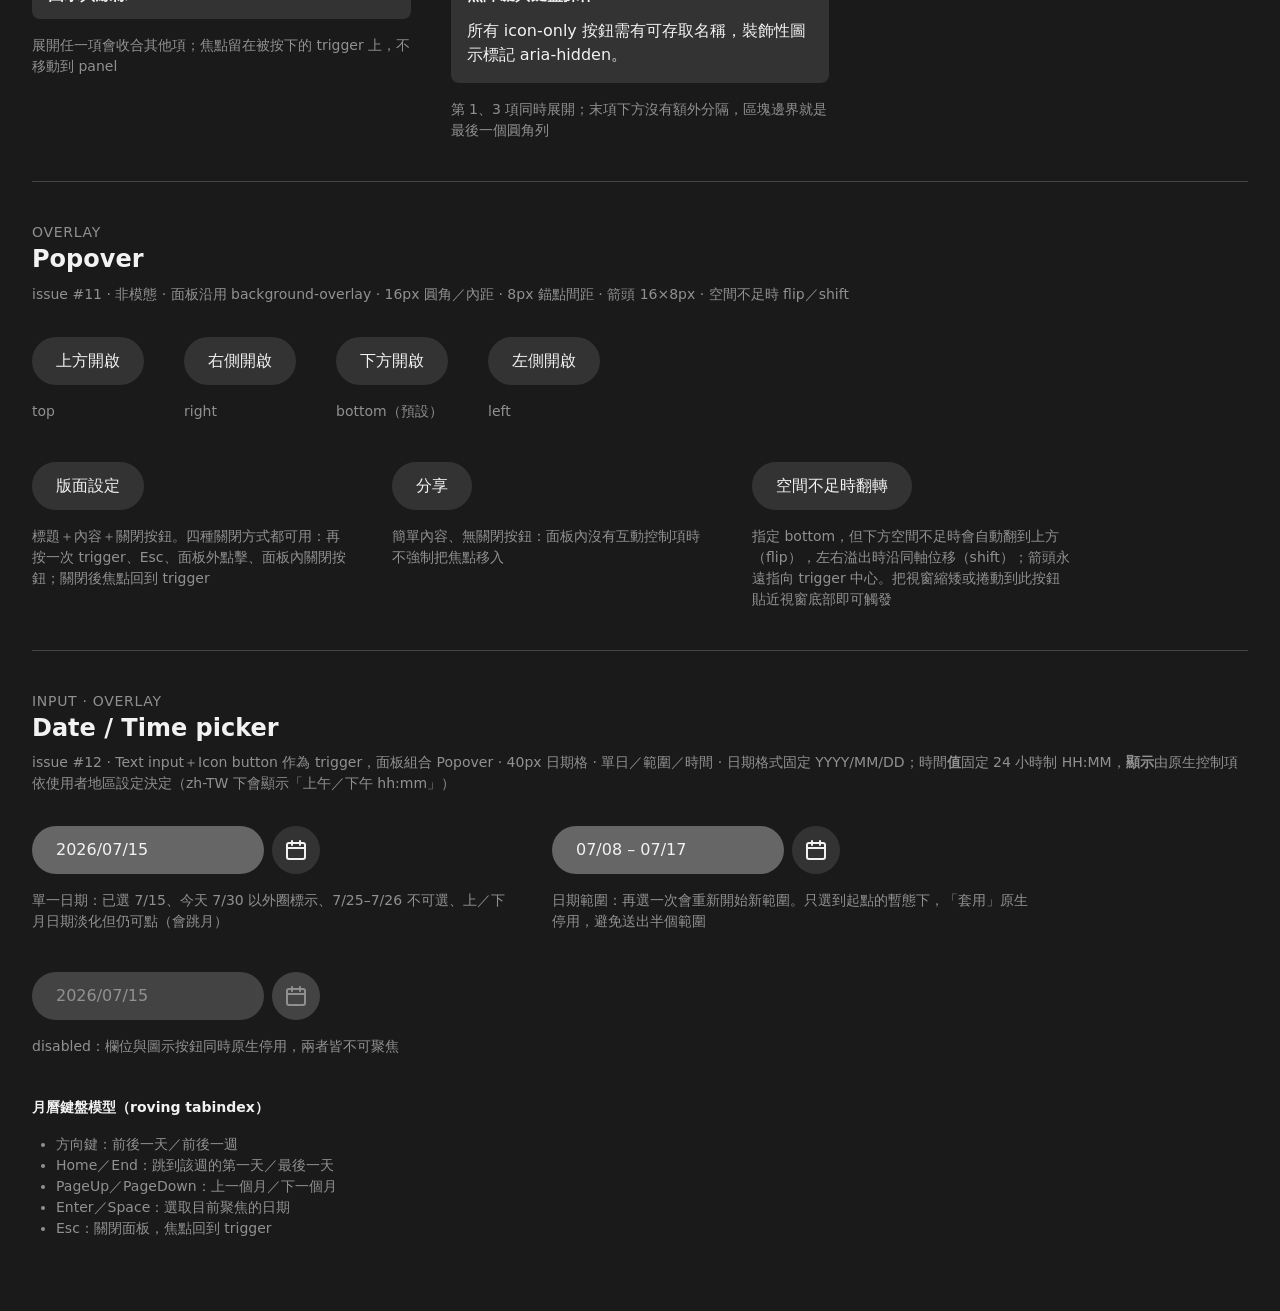
<file: works/html/batch4/index.html>
<!doctype html>
<html lang="zh-Hant">
  <head>
    <meta charset="utf-8">
    <meta name="viewport" content="width=device-width, initial-scale=1">
    <title>Everline v0.1 — 第四批 HTML/CSS 候選元件</title>
    <link rel="stylesheet" href="styles.css">
  </head>
  <body>
    <main class="catalog" aria-labelledby="page-title">
      <header class="catalog-header">
        <div>
          <p class="eyebrow">Everline v0.1 · 第四批元件型錄（4/4）</p>
          <h1 id="page-title">Everline Design Language — Components Batch 4 HTML/CSS Candidate</h1>
          <p class="lede">Slider（GitHub issue #9）· Accordion（issue #10）· Popover（issue #11）· Date / Time picker（issue #12）</p>
          <p class="trace">驗證：<code>node works/html/batch4/verify.mjs</code>（零相依，只需 Node 22+ 與 Chrome）· Graduated from <code>works/everline-components-batch4.svg</code>（2026-07-30 人類審查通過後成為歷史視覺快照）· sibling batch to <code>works/everline-components-master.svg</code>、<code>batch2.svg</code>、<code>batch3.svg</code> · 此 HTML/CSS 為目前候選規格權威來源，不是產品元件庫，也未指定前端技術棧。</p>
        </div>
        <p class="candidate-badge"><span aria-hidden="true"></span> CANDIDATE · NOT FROZEN</p>
      </header>

      <aside class="scope-note" aria-labelledby="scope-title">
        <h2 id="scope-title">本輪範圍與畢業時的取代關係</h2>
        <p>SVG 候選稿以靜態圖逐一手繪各狀態；畢業到 HTML/CSS 後一律換成原生互動狀態與真實 DOM。Slider 用原生 <code>&lt;input type="range"&gt;</code>（保留瀏覽器的方向鍵／Home／End／PageUp／PageDown／step 語意），範圍變體是<strong>兩個各自具可存取名稱、可獨立鍵盤操作</strong>的 range 控制項，不是兩個畫出來的 thumb。Accordion 用語意標題內含 <code>&lt;button&gt;</code>，以 <code>aria-expanded</code>／<code>aria-controls</code> 關聯 panel。Popover 用原生 Popover API（<code>popover="auto"</code>）取得 Esc、面板外點擊關閉與焦點自動回到 trigger，定位／翻轉／位移另以 JS 對 viewport 實算。Date / Time picker 組合上述 Popover 與既有 Text input／Icon button，月曆是 <code>role="grid"</code> ＋ roving tabindex。</p>
        <p><strong>Slider 幾何說明</strong>：審查通過的 SVG 定義 thumb 中心 = 值百分比 × 軌道長度（值 40 時中心落在 320px 的第 128px）。瀏覽器原生 range 預設會把 thumb 內縮，使中心只在 <code>寬度 − thumb</code> 範圍內移動（同樣條件下會落在 130.4px）。為了與核准視覺一致，本檔把 <code>&lt;input&gt;</code> 左移一個 thumb 半徑並外擴一個 thumb 直徑，讓 thumb 中心走完整軌道長度；代價是 0%／100% 時 thumb 會突出軌道兩端各 12px，容器已預留內距。</p>
        <p><strong>刻意未實作、待審查決定的項目</strong>：Date / Time picker 的日期欄位目前是 <code>readonly</code>，值只能由月曆設定。自由輸入需要日期解析與「無效／不完整輸入」的視覺，而該視覺在 SVG 審查時已明確標記為「待 G1／G2 決定，不先預設」，因此這裡不自行發明錯誤樣式。Accordion 的開闔<strong>沒有</strong>加動畫：<code>motion.duration-base</code>／<code>easing-standard</code> 在 token 檔仍標記 candidate，靜態 SVG 無法用來重新核對動效值，依 <code>AGENTS.md</code>「candidate 值不得原封不動沿用」的規則，寧可不動畫也不引用未驗證的值。</p>
      </aside>

      <!-- ===================== Slider ===================== -->
      <section class="component-section" aria-labelledby="slider-title">
        <div class="section-heading">
          <p class="eyebrow">Input</p>
          <h2 id="slider-title">Slider</h2>
          <p>issue #9 · 8px 軌道（同 Progress bar）· 24px thumb · 焦點為 4px 實心藍環，無間隙 · 單值／範圍／step／disabled</p>
        </div>

        <div class="slider-examples">
          <div class="slider-example">
            <div class="slider-head">
              <label class="slider-label" for="slider-volume">音量</label>
              <output class="slider-output" for="slider-volume" data-slider-output>40</output>
            </div>
            <div class="slider" data-slider>
              <div class="slider__track" aria-hidden="true"><div class="slider__fill" data-slider-fill></div></div>
              <input class="slider__input" type="range" id="slider-volume" min="0" max="100" step="1" value="40" data-slider-single>
            </div>
            <p class="example-label">單值 default（min 0 / max 100，值 40）</p>
          </div>

          <div class="slider-example">
            <div class="slider-head">
              <label class="slider-label" for="slider-volume-disabled">音量</label>
              <output class="slider-output" for="slider-volume-disabled" data-slider-output>40</output>
            </div>
            <div class="slider" data-slider>
              <div class="slider__track" aria-hidden="true"><div class="slider__fill" data-slider-fill></div></div>
              <input class="slider__input" type="range" id="slider-volume-disabled" min="0" max="100" step="1" value="40" disabled data-slider-single>
            </div>
            <p class="example-label">單值 disabled（原生 <code>disabled</code>，非 class 模擬）</p>
          </div>

          <div class="slider-example">
            <div class="slider-head">
              <label class="slider-label" for="slider-brightness">亮度</label>
            </div>
            <div class="slider slider--value-label" data-slider>
              <output class="slider__value-label" for="slider-brightness" data-slider-value-label>65</output>
              <div class="slider__track" aria-hidden="true"><div class="slider__fill" data-slider-fill></div></div>
              <input class="slider__input" type="range" id="slider-brightness" min="0" max="100" step="1" value="65" data-slider-single>
            </div>
            <p class="example-label">值標籤變體（標籤數值與 thumb 位置同一來源，不可能不一致）</p>
          </div>

          <div class="slider-example">
            <div class="slider-head">
              <span class="slider-label" id="slider-price-label">價格範圍</span>
              <output class="slider-output" data-slider-output>25 – 70</output>
            </div>
            <div class="slider slider--range" data-slider data-slider-range>
              <div class="slider__track" aria-hidden="true"><div class="slider__fill" data-slider-fill></div></div>
              <input class="slider__input slider__input--lower" type="range" min="0" max="100" step="1" value="25"
                     aria-label="價格範圍起點" data-slider-lower>
              <input class="slider__input slider__input--upper" type="range" min="0" max="100" step="1" value="70"
                     aria-label="價格範圍終點" data-slider-upper>
            </div>
            <p class="example-label">範圍：兩個獨立的 range 控制項（各有可存取名稱），互相限制 lower ≤ upper</p>
          </div>

          <div class="slider-example">
            <div class="slider-head">
              <span class="slider-label" id="slider-price-disabled-label">價格範圍</span>
              <output class="slider-output" data-slider-output>25 – 70</output>
            </div>
            <div class="slider slider--range" data-slider data-slider-range>
              <div class="slider__track" aria-hidden="true"><div class="slider__fill" data-slider-fill></div></div>
              <input class="slider__input slider__input--lower" type="range" min="0" max="100" step="1" value="25"
                     aria-label="價格範圍起點（已停用）" disabled data-slider-lower>
              <input class="slider__input slider__input--upper" type="range" min="0" max="100" step="1" value="70"
                     aria-label="價格範圍終點（已停用）" disabled data-slider-upper>
            </div>
            <p class="example-label">範圍 disabled（兩個控制項同時原生停用）</p>
          </div>

          <div class="slider-example">
            <div class="slider-head">
              <label class="slider-label" for="slider-score">評分</label>
              <output class="slider-output" for="slider-score" data-slider-output>60</output>
            </div>
            <div class="slider slider--step" data-slider>
              <div class="slider__track" aria-hidden="true"><div class="slider__fill" data-slider-fill></div></div>
              <input class="slider__input" type="range" id="slider-score" min="0" max="100" step="20" value="60" data-slider-single>
              <div class="slider__markers" aria-hidden="true" data-slider-markers></div>
            </div>
            <p class="example-label">step 20：標記由 min／max／step 計算產生，數量必然等於 (max − min) / step + 1</p>
          </div>
        </div>
      </section>

      <!-- ===================== Accordion ===================== -->
      <section class="component-section" aria-labelledby="accordion-title">
        <div class="section-heading">
          <p class="eyebrow">Disclosure</p>
          <h2 id="accordion-title">Accordion</h2>
          <p>issue #10 · 48px trigger · 8px 圓角、4px 項目間距（沿用 list-item 的相鄰圓角列語彙）· 單開／多開只是行為設定</p>
        </div>

        <div class="accordion-examples">
          <div class="accordion-example">
            <h3 class="example-title">單開（一次只展開一項）</h3>
            <div class="accordion" data-accordion="single">
              <div class="accordion__item">
                <h4 class="accordion__heading">
                  <button type="button" class="accordion__trigger" id="acc-s1-t" aria-expanded="false" aria-controls="acc-s1-p">
                    <span>版面與間距</span>
                    <svg class="accordion__icon" viewBox="0 0 16 16" width="16" height="16" aria-hidden="true"><path d="M3 6l5 5 5-5"/></svg>
                  </button>
                </h4>
                <div class="accordion__panel" id="acc-s1-p" role="region" aria-labelledby="acc-s1-t" hidden>
                  <p>間距一律取自 8px 級距；版面用 flex／grid 排，不用固定座標。</p>
                </div>
              </div>
              <div class="accordion__item">
                <h4 class="accordion__heading">
                  <button type="button" class="accordion__trigger" id="acc-s2-t" aria-expanded="true" aria-controls="acc-s2-p">
                    <span>色彩與對比</span>
                    <svg class="accordion__icon" viewBox="0 0 16 16" width="16" height="16" aria-hidden="true"><path d="M3 6l5 5 5-5"/></svg>
                  </button>
                </h4>
                <div class="accordion__panel" id="acc-s2-p" role="region" aria-labelledby="acc-s2-t">
                  <p>內文對比至少 4.5:1；浮動面板上的次要文字改用 gray-600，不用 foreground-subdued（它與面板同色會直接消失）。</p>
                </div>
              </div>
              <div class="accordion__item">
                <h4 class="accordion__heading">
                  <button type="button" class="accordion__trigger" id="acc-s3-t" aria-expanded="false" aria-controls="acc-s3-p">
                    <span>圖示與線條</span>
                    <svg class="accordion__icon" viewBox="0 0 16 16" width="16" height="16" aria-hidden="true"><path d="M3 6l5 5 5-5"/></svg>
                  </button>
                </h4>
                <div class="accordion__panel" id="acc-s3-p" role="region" aria-labelledby="acc-s3-t" hidden>
                  <p>圖示線寬固定 2px，端點與轉角一律圓角。</p>
                </div>
              </div>
            </div>
            <p class="example-label">展開任一項會收合其他項；焦點留在被按下的 trigger 上，不移動到 panel</p>
          </div>

          <div class="accordion-example">
            <h3 class="example-title">多開（可同時展開多項）</h3>
            <div class="accordion" data-accordion="multi">
              <div class="accordion__item">
                <h4 class="accordion__heading">
                  <button type="button" class="accordion__trigger" id="acc-m1-t" aria-expanded="true" aria-controls="acc-m1-p">
                    <span>元件狀態命名與跨批次一致性</span>
                    <svg class="accordion__icon" viewBox="0 0 16 16" width="16" height="16" aria-hidden="true"><path d="M3 6l5 5 5-5"/></svg>
                  </button>
                </h4>
                <div class="accordion__panel" id="acc-m1-p" role="region" aria-labelledby="acc-m1-t">
                  <p>同一狀態在不同元件不得使用不同名稱（例如 off 與 inactive 併存）。長標題在此示意兩行內容的密度。</p>
                </div>
              </div>
              <div class="accordion__item">
                <h4 class="accordion__heading">
                  <button type="button" class="accordion__trigger" id="acc-m2-t" aria-expanded="false" aria-controls="acc-m2-p">
                    <span>動效與 reduced-motion</span>
                    <svg class="accordion__icon" viewBox="0 0 16 16" width="16" height="16" aria-hidden="true"><path d="M3 6l5 5 5-5"/></svg>
                  </button>
                </h4>
                <div class="accordion__panel" id="acc-m2-p" role="region" aria-labelledby="acc-m2-t" hidden>
                  <p>本元件目前不做開闔動畫，因為動效 token 仍是未驗證的 candidate。</p>
                </div>
              </div>
              <div class="accordion__item">
                <h4 class="accordion__heading">
                  <button type="button" class="accordion__trigger" id="acc-m3-t" aria-expanded="true" aria-controls="acc-m3-p">
                    <span>無障礙與鍵盤操作</span>
                    <svg class="accordion__icon" viewBox="0 0 16 16" width="16" height="16" aria-hidden="true"><path d="M3 6l5 5 5-5"/></svg>
                  </button>
                </h4>
                <div class="accordion__panel" id="acc-m3-p" role="region" aria-labelledby="acc-m3-t">
                  <p>所有 icon-only 按鈕需有可存取名稱，裝飾性圖示標記 aria-hidden。</p>
                </div>
              </div>
            </div>
            <p class="example-label">第 1、3 項同時展開；末項下方沒有額外分隔，區塊邊界就是最後一個圓角列</p>
          </div>

          <div class="accordion-example">
            <h3 class="example-title">Trigger 狀態</h3>
            <div class="accordion" data-accordion="multi">
              <div class="accordion__item">
                <h4 class="accordion__heading">
                  <button type="button" class="accordion__trigger" id="acc-d1-t" aria-expanded="false" aria-controls="acc-d1-p">
                    <span>匯出設定</span>
                    <svg class="accordion__icon" viewBox="0 0 16 16" width="16" height="16" aria-hidden="true"><path d="M3 6l5 5 5-5"/></svg>
                  </button>
                </h4>
                <div class="accordion__panel" id="acc-d1-p" role="region" aria-labelledby="acc-d1-t" hidden>
                  <p>可互動：hover 會疊 6% 白，focus-visible 會出現 2px 內縮焦點框。</p>
                </div>
              </div>
              <div class="accordion__item">
                <h4 class="accordion__heading">
                  <button type="button" class="accordion__trigger" id="acc-d2-t" aria-expanded="false" aria-controls="acc-d2-p" disabled>
                    <span>匯出設定（停用）</span>
                    <svg class="accordion__icon" viewBox="0 0 16 16" width="16" height="16" aria-hidden="true"><path d="M3 6l5 5 5-5"/></svg>
                  </button>
                </h4>
                <div class="accordion__panel" id="acc-d2-p" role="region" aria-labelledby="acc-d2-t" hidden>
                  <p>此項永遠無法展開。</p>
                </div>
              </div>
            </div>
            <p class="example-label">disabled 用原生 <code>disabled</code> 屬性（不可聚焦、不可觸發），背景維持 background-surface，只有前景轉 0.55</p>
          </div>
        </div>
      </section>

      <!-- ===================== Popover ===================== -->
      <section class="component-section" aria-labelledby="popover-title">
        <div class="section-heading">
          <p class="eyebrow">Overlay</p>
          <h2 id="popover-title">Popover</h2>
          <p>issue #11 · 非模態 · 面板沿用 background-overlay · 16px 圓角／內距 · 8px 錨點間距 · 箭頭 16×8px · 空間不足時 flip／shift</p>
        </div>

        <div class="popover-placements">
          <div class="popover-demo">
            <button type="button" class="button" popovertarget="pop-top" data-popover-trigger="pop-top">上方開啟</button>
            <div class="popover popover--catalog-width" id="pop-top" popover data-popover data-placement="top">
              <div class="popover__arrow" data-popover-arrow aria-hidden="true"></div>
              <p class="popover__title">篩選條件</p>
              <p class="popover__body">只顯示我負責的項目。</p>
            </div>
            <p class="example-label">top</p>
          </div>
          <div class="popover-demo">
            <button type="button" class="button" popovertarget="pop-right" data-popover-trigger="pop-right">右側開啟</button>
            <div class="popover popover--catalog-width" id="pop-right" popover data-popover data-placement="right">
              <div class="popover__arrow" data-popover-arrow aria-hidden="true"></div>
              <p class="popover__title">篩選條件</p>
              <p class="popover__body">只顯示我負責的項目。</p>
            </div>
            <p class="example-label">right</p>
          </div>
          <div class="popover-demo">
            <button type="button" class="button" popovertarget="pop-bottom" data-popover-trigger="pop-bottom">下方開啟</button>
            <div class="popover popover--catalog-width" id="pop-bottom" popover data-popover data-placement="bottom">
              <div class="popover__arrow" data-popover-arrow aria-hidden="true"></div>
              <p class="popover__title">篩選條件</p>
              <p class="popover__body">只顯示我負責的項目。</p>
            </div>
            <p class="example-label">bottom（預設）</p>
          </div>
          <div class="popover-demo">
            <button type="button" class="button" popovertarget="pop-left" data-popover-trigger="pop-left">左側開啟</button>
            <div class="popover popover--catalog-width" id="pop-left" popover data-popover data-placement="left">
              <div class="popover__arrow" data-popover-arrow aria-hidden="true"></div>
              <p class="popover__title">篩選條件</p>
              <p class="popover__body">只顯示我負責的項目。</p>
            </div>
            <p class="example-label">left</p>
          </div>
        </div>

        <div class="popover-examples">
          <div class="popover-demo">
            <button type="button" class="button" popovertarget="pop-rich" data-popover-trigger="pop-rich">版面設定</button>
            <div class="popover popover--catalog-width popover--rich" id="pop-rich" popover data-popover data-placement="bottom">
              <div class="popover__arrow" data-popover-arrow aria-hidden="true"></div>
              <div class="popover__header">
                <p class="popover__title">版面設定</p>
                <button type="button" class="popover__close" popovertarget="pop-rich" popovertargetaction="hide" aria-label="關閉版面設定">
                  <svg viewBox="0 0 16 16" width="16" height="16" aria-hidden="true"><path d="M3 3l10 10M13 3L3 13"/></svg>
                </button>
              </div>
              <p class="popover__body">選擇看板欄位的顯示密度，設定會立即套用到目前看板。</p>
              <button type="button" class="button button--primary button--sm" popovertarget="pop-rich" popovertargetaction="hide">套用</button>
            </div>
            <p class="example-label">標題＋內容＋關閉按鈕。四種關閉方式都可用：再按一次 trigger、Esc、面板外點擊、面板內關閉按鈕；關閉後焦點回到 trigger</p>
          </div>

          <div class="popover-demo">
            <button type="button" class="button" popovertarget="pop-simple" data-popover-trigger="pop-simple">分享</button>
            <div class="popover popover--catalog-width" id="pop-simple" popover data-popover data-placement="bottom">
              <div class="popover__arrow" data-popover-arrow aria-hidden="true"></div>
              <p class="popover__body">已複製連結到剪貼簿。</p>
            </div>
            <p class="example-label">簡單內容、無關閉按鈕：面板內沒有互動控制項時不強制把焦點移入</p>
          </div>

          <div class="popover-demo popover-demo--flip">
            <button type="button" class="button" popovertarget="pop-flip" data-popover-trigger="pop-flip">空間不足時翻轉</button>
            <div class="popover popover--catalog-width" id="pop-flip" popover data-popover data-placement="bottom">
              <div class="popover__arrow" data-popover-arrow aria-hidden="true"></div>
              <p class="popover__title">本週排程</p>
              <p class="popover__body">已排定 2 項工作。</p>
            </div>
            <p class="example-label">指定 <code>bottom</code>，但下方空間不足時會自動翻到上方（flip），左右溢出時沿同軸位移（shift）；箭頭永遠指向 trigger 中心。把視窗縮矮或捲動到此按鈕貼近視窗底部即可觸發</p>
          </div>
        </div>
      </section>

      <!-- ===================== Date / Time picker ===================== -->
      <section class="component-section" aria-labelledby="datepicker-title">
        <div class="section-heading">
          <p class="eyebrow">Input · Overlay</p>
          <h2 id="datepicker-title">Date / Time picker</h2>
          <p>issue #12 · Text input＋Icon button 作為 trigger，面板組合 Popover · 40px 日期格 · 單日／範圍／時間 · 日期格式固定 YYYY/MM/DD；時間<strong>值</strong>固定 24 小時制 HH:MM，<strong>顯示</strong>由原生控制項依使用者地區設定決定（zh-TW 下會顯示「上午／下午 hh:mm」）</p>
        </div>

        <div class="datepicker-examples">
          <div class="datepicker-example">
            <div class="datepicker" data-datepicker data-mode="single" data-today="2026-07-30"
                 data-value="2026-07-15" data-time="14:30" data-unavailable="2026-07-25,2026-07-26">
              <div class="datepicker__trigger">
                <label class="visually-hidden" for="dp-single-field">日期</label>
                <input class="datepicker__field" type="text" id="dp-single-field" readonly placeholder="YYYY/MM/DD" data-datepicker-field>
                <button type="button" class="icon-button" aria-label="開啟日期選擇器" data-datepicker-button>
                  <svg viewBox="0 0 24 24" width="24" height="24" aria-hidden="true">
                    <rect x="3" y="5" width="18" height="16" rx="2"/><path d="M3 10h18M8 3v4M16 3v4"/>
                  </svg>
                </button>
              </div>
              <div class="popover datepicker__panel" popover data-popover data-placement="bottom" data-datepicker-panel>
                <div class="popover__arrow" data-popover-arrow aria-hidden="true"></div>
                <div class="calendar" data-calendar></div>
                <div class="datepicker__footer">
                  <label class="datepicker__time">
                    <svg viewBox="0 0 16 16" width="16" height="16" aria-hidden="true"><circle cx="8" cy="8" r="7"/><path d="M8 4v4l3 2"/></svg>
                    <span class="visually-hidden">時間</span>
                    <input type="time" data-datepicker-time>
                  </label>
                  <div class="datepicker__actions">
                    <button type="button" class="button" data-datepicker-cancel>取消</button>
                    <button type="button" class="button button--primary" data-datepicker-apply>套用</button>
                  </div>
                </div>
              </div>
            </div>
            <p class="example-label">單一日期：已選 7/15、今天 7/30 以外圈標示、7/25–7/26 不可選、上／下月日期淡化但仍可點（會跳月）</p>
          </div>

          <div class="datepicker-example">
            <div class="datepicker" data-datepicker data-mode="range" data-today="2026-07-30"
                 data-value="2026-07-08/2026-07-17" data-time="09:00">
              <div class="datepicker__trigger">
                <label class="visually-hidden" for="dp-range-field">日期範圍</label>
                <input class="datepicker__field" type="text" id="dp-range-field" readonly placeholder="YYYY/MM/DD – YYYY/MM/DD" data-datepicker-field>
                <button type="button" class="icon-button" aria-label="開啟日期範圍選擇器" data-datepicker-button>
                  <svg viewBox="0 0 24 24" width="24" height="24" aria-hidden="true">
                    <rect x="3" y="5" width="18" height="16" rx="2"/><path d="M3 10h18M8 3v4M16 3v4"/>
                  </svg>
                </button>
              </div>
              <div class="popover datepicker__panel" popover data-popover data-placement="bottom" data-datepicker-panel>
                <div class="popover__arrow" data-popover-arrow aria-hidden="true"></div>
                <div class="calendar" data-calendar></div>
                <div class="datepicker__footer">
                  <label class="datepicker__time">
                    <svg viewBox="0 0 16 16" width="16" height="16" aria-hidden="true"><circle cx="8" cy="8" r="7"/><path d="M8 4v4l3 2"/></svg>
                    <span class="visually-hidden">時間</span>
                    <input type="time" data-datepicker-time>
                  </label>
                  <div class="datepicker__actions">
                    <button type="button" class="button" data-datepicker-cancel>取消</button>
                    <button type="button" class="button button--primary" data-datepicker-apply>套用</button>
                  </div>
                </div>
              </div>
            </div>
            <p class="example-label">日期範圍：再選一次會重新開始新範圍。只選到起點的暫態下，「套用」原生停用，避免送出半個範圍</p>
          </div>

          <div class="datepicker-example">
            <div class="datepicker" data-datepicker data-mode="single" data-today="2026-07-30" data-value="2026-07-15" data-time="14:30" data-disabled="true">
              <div class="datepicker__trigger">
                <label class="visually-hidden" for="dp-disabled-field">日期（已停用）</label>
                <input class="datepicker__field" type="text" id="dp-disabled-field" readonly disabled placeholder="YYYY/MM/DD" data-datepicker-field>
                <button type="button" class="icon-button" aria-label="開啟日期選擇器（已停用）" disabled data-datepicker-button>
                  <svg viewBox="0 0 24 24" width="24" height="24" aria-hidden="true">
                    <rect x="3" y="5" width="18" height="16" rx="2"/><path d="M3 10h18M8 3v4M16 3v4"/>
                  </svg>
                </button>
              </div>
            </div>
            <p class="example-label">disabled：欄位與圖示按鈕同時原生停用，兩者皆不可聚焦</p>
          </div>
        </div>

        <div class="keyboard-note">
          <h3 class="example-title">月曆鍵盤模型（roving tabindex）</h3>
          <ul>
            <li>方向鍵：前後一天／前後一週</li>
            <li>Home／End：跳到該週的第一天／最後一天</li>
            <li>PageUp／PageDown：上一個月／下一個月</li>
            <li>Enter／Space：選取目前聚焦的日期</li>
            <li>Esc：關閉面板，焦點回到 trigger</li>
          </ul>
        </div>
      </section>
    </main>
    <script src="prototype.js"></script>
  </body>
</html>
</file>
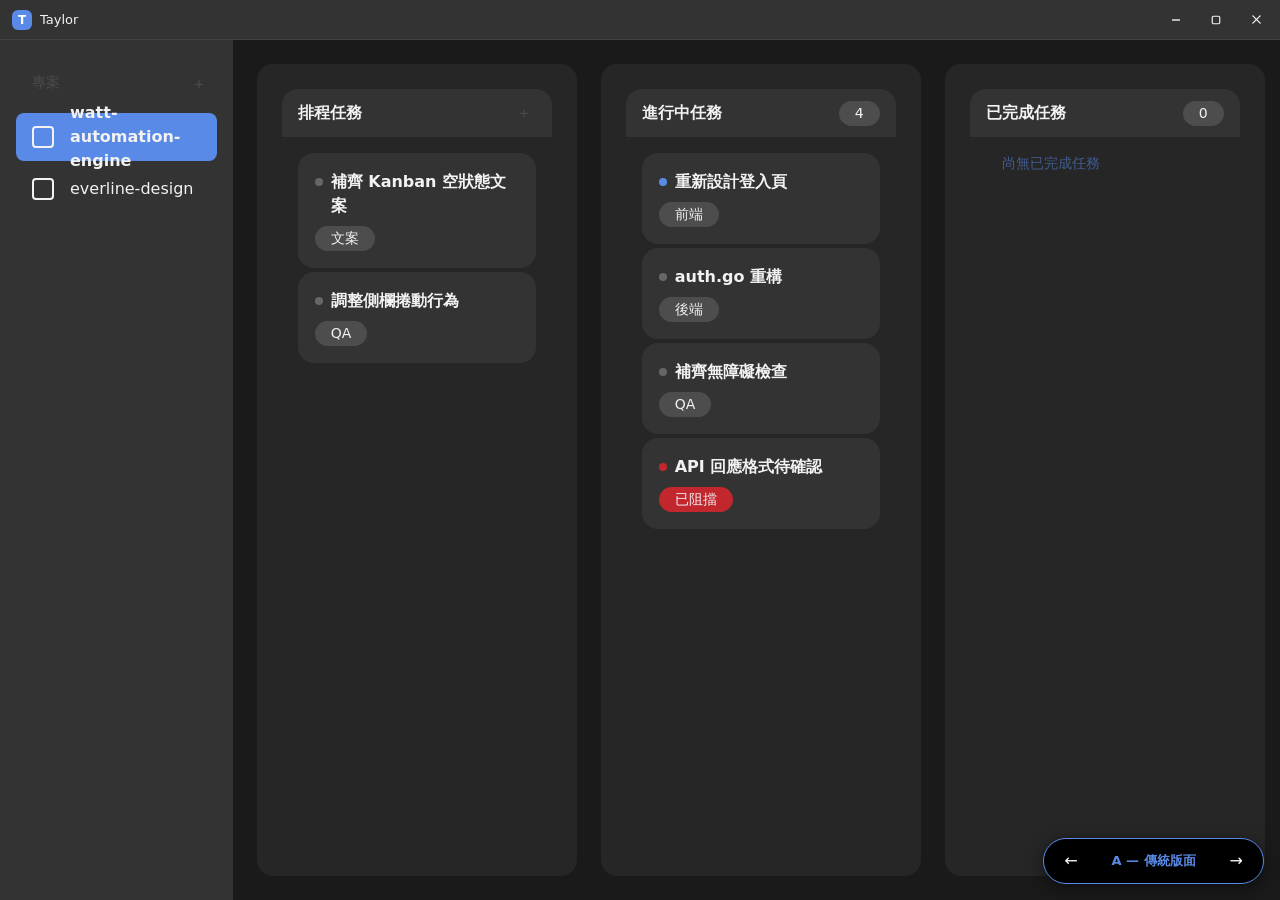
<file: works/html/taylor-main-window-prototype/index.html>
<!doctype html>
<html lang="zh-Hant">
  <head>
    <meta charset="utf-8">
    <meta name="viewport" content="width=device-width, initial-scale=1">
    <title>PROTOTYPE — Taylor main window shell (throwaway)</title>
    <link rel="stylesheet" href="../batch2/styles.css">
    <link rel="stylesheet" href="styles.css">
  </head>
  <body>
    <!--
      THROWAWAY PROTOTYPE — not an Everline candidate component, not Taylor production code.
      Design question: what should Taylor's main application window (custom title bar + sidebar
      + Kanban board) look like as a Wails desktop-app shell, using Everline's already-approved
      Sidebar/Toolbar/Kanban column/Task card (works/html/batch2/, linked directly — not redrawn)?
      works/TaylorConceptMockup1.svg is structural inspiration only (title bar + sidebar + columns),
      its flat/straight-edged style is NOT reused, per this repo's own established decision.
      Three variants, switchable via ?variant=A|B|C:
        A — conventional: expanded sidebar + toolbar row + board.
        B — content-maximizing: collapsed icon-rail sidebar, chrome folded into the title bar.
        C — attention-aware shell: surfaces "which tasks Codex is waiting on you for" at the
            whole-app level (title bar badge + per-card indicator + a jump-to rail), extending
            the per-task hand-off idea from works/html/taylor-agent-handoff-prototype/ (gitignored,
            separate prototype) up to the app shell.
    -->
    <div class="app-shell">
      <header class="win-titlebar">
        <div class="win-titlebar__brand">
          <span class="win-titlebar__logo" aria-hidden="true">T</span>
          <span class="win-titlebar__title">Taylor</span>
        </div>
        <div class="win-titlebar__center" data-titlebar-center></div>
        <div class="win-titlebar__controls">
          <button type="button" class="win-btn" data-demo-trigger title="模擬 Codex 提問（示範用）">模擬提問</button>
          <button type="button" class="win-btn" aria-label="最小化"><svg viewBox="0 0 12 12" width="12" height="12" aria-hidden="true"><path d="M2 6h8" stroke="currentColor" stroke-width="1.4"/></svg></button>
          <button type="button" class="win-btn" aria-label="最大化"><svg viewBox="0 0 12 12" width="10" height="10" aria-hidden="true"><rect x="1.5" y="1.5" width="9" height="9" rx="1.5" fill="none" stroke="currentColor" stroke-width="1.4"/></svg></button>
          <button type="button" class="win-btn win-btn--close" aria-label="關閉"><svg viewBox="0 0 12 12" width="11" height="11" aria-hidden="true"><path d="M2 2l8 8M10 2l-8 8" stroke="currentColor" stroke-width="1.4" stroke-linecap="round"/></svg></button>
        </div>
      </header>
      <main id="variant-mount" class="variant-mount"></main>
    </div>

    <template id="tpl-variant-a">
      <div class="app-body">
        <nav class="sidebar sidebar--expanded" aria-label="工作區導覽">
          <div class="sidebar__header"><span class="sidebar__label">專案</span><button type="button" class="sidebar__add" aria-label="新增專案">＋</button></div>
          <a class="nav-item" href="#" aria-current="page"><span class="nav-icon" aria-hidden="true"></span><span class="nav-item__label">watt-automation-engine</span></a>
          <a class="nav-item" href="#"><span class="nav-icon" aria-hidden="true"></span><span class="nav-item__label">everline-design</span></a>
        </nav>
        <div class="board-area">
          <div class="kanban-board" data-kanban-board></div>
        </div>
      </div>
    </template>

    <template id="tpl-variant-b">
      <div class="app-body">
        <nav class="sidebar sidebar--collapsed" aria-label="工作區導覽（收合）">
          <div class="sidebar__header"><button type="button" class="sidebar__add" aria-label="新增專案">＋</button></div>
          <a class="nav-item" href="#" aria-current="page" aria-label="watt-automation-engine"><span class="nav-icon" aria-hidden="true"></span></a>
          <a class="nav-item" href="#" aria-label="everline-design"><span class="nav-icon" aria-hidden="true"></span></a>
        </nav>
        <div class="board-area">
          <div class="kanban-board" data-kanban-board></div>
        </div>
      </div>
    </template>

    <template id="tpl-variant-c">
      <div class="app-body">
        <nav class="sidebar sidebar--expanded" aria-label="工作區導覽">
          <div class="sidebar__header"><span class="sidebar__label">專案</span><button type="button" class="sidebar__add" aria-label="新增專案">＋</button></div>
          <a class="nav-item" href="#" aria-current="page">
            <span class="nav-icon" aria-hidden="true"></span><span class="nav-item__label">watt-automation-engine</span>
            <span class="nav-item__pending" data-nav-pending hidden aria-label="有任務等待回覆">2</span>
          </a>
          <a class="nav-item" href="#"><span class="nav-icon" aria-hidden="true"></span><span class="nav-item__label">everline-design</span></a>
        </nav>
        <div class="board-area">
          <div class="board-with-rail">
            <div class="kanban-board" data-kanban-board></div>
            <aside class="attention-rail">
              <p class="attention-rail__title">待回覆</p>
              <ul class="attention-rail__list" data-attention-list></ul>
              <p class="attention-rail__empty" data-attention-empty>目前沒有任務在等你回覆。</p>
            </aside>
          </div>
        </div>
      </div>
    </template>

    <div class="proto-switcher" data-proto-switcher>
      <button type="button" class="proto-switcher__arrow" data-proto-prev aria-label="上一個變體">←</button>
      <span class="proto-switcher__label" data-proto-label>A</span>
      <button type="button" class="proto-switcher__arrow" data-proto-next aria-label="下一個變體">→</button>
    </div>

    <script src="prototype.js"></script>
  </body>
</html>
</file>
<file: works/html/batch1/styles.css>
/* Everline v0.1 — batch 1 HTML/CSS candidate (issue #17 pilot: Button, Checkbox, Text input / Textarea only).
   Every custom property below maps 1:1 onto a token path in tokens/everline-draft.tokens.json.
   No component rule may introduce a raw colour or dimension that isn't declared here.
   Two things sit deliberately outside that rule, because they are not design values:
     - shape idioms carrying no magnitude: 0, 50%, 100%, other percentages;
     - catalog layout, confined to the "catalog chrome" section and to .*-example* /
       .*--catalog-* selectors, which exists only so the examples sit side by side on this page.
   works/html/batch1/verify.mjs enforces this: it fails if a component rule grows a raw px value. */
:root {
  /* color.base.* */
  --everline-color-base-white: #fff;
  --everline-color-base-off-white: #f2f2f2;
  --everline-color-base-gray-500: #b8b8b8;
  --everline-color-base-gray-600: #666;
  --everline-color-base-gray-700: #4d4d4d;
  --everline-color-base-gray-800: #444;
  /* color.semantic.* */
  --everline-color-semantic-background-canvas: #1a1a1a;
  --everline-color-semantic-background-surface: #333;
  --everline-color-semantic-background-subdued: #666;
  --everline-color-semantic-background-overlay: var(--everline-color-base-gray-700);
  --everline-color-semantic-foreground-primary: #f2f2f2;
  --everline-color-semantic-foreground-inverse: var(--everline-color-base-white);
  --everline-color-semantic-foreground-disabled: #f2f2f2;
  --everline-color-semantic-action-primary: #598ae8;
  --everline-color-semantic-action-danger: #c1272d;
  --everline-color-semantic-border-default: var(--everline-color-base-gray-800);
  --everline-color-semantic-border-focus: #598ae8;
  /* space.* / radius.* / border.* / focus.* */
  --everline-space-1: 8px; --everline-space-2: 16px; --everline-space-3: 24px; --everline-space-4: 32px;
  --everline-radius-sm: 8px; --everline-radius-lg: 16px; --everline-radius-control: 24px; --everline-radius-pill: 999px;
  --everline-border-width-default: 1px; --everline-border-width-focus: 2px;
  --everline-focus-ring-offset: 2px;
  /* opacity.* */
  --everline-opacity-disabled: .55; --everline-opacity-hover-overlay: .06;
  /* size.* / font.* */
  --everline-size-control-md: 48px;
  --everline-size-tag-md: 40px;
  --everline-size-icon-sm: 16px;
  --everline-size-icon-md: 24px;
  --everline-icon-stroke-width: 2;
  --everline-layer-overlay: 100;
  --everline-font-family-sans: "Noto Sans TC", system-ui, sans-serif;
  --everline-font-size-label: 14px; --everline-font-size-body: 16px;
  --everline-font-weight-regular: 400; --everline-font-weight-semibold: 600;
  --everline-font-line-height-body: 1.5;

  /* component.button.* */
  --everline-component-button-height: var(--everline-size-control-md);
  --everline-component-button-padding-inline: var(--everline-space-3);
  --everline-component-button-radius: var(--everline-radius-control);
  --everline-component-button-border-width: var(--everline-border-width-focus);
  --everline-component-button-background-primary: var(--everline-color-semantic-action-primary);
  --everline-component-button-background-neutral: var(--everline-color-semantic-background-surface);
  --everline-component-button-background-disabled: var(--everline-color-semantic-background-subdued);
  --everline-component-button-background-danger: var(--everline-color-semantic-action-danger);
  --everline-component-button-foreground: var(--everline-color-semantic-foreground-inverse);
  --everline-component-button-foreground-neutral: var(--everline-color-semantic-foreground-primary);
  --everline-component-button-foreground-disabled: var(--everline-color-semantic-foreground-disabled);
  --everline-component-button-border-focus: var(--everline-color-semantic-border-focus);

  /* component.icon-button.* */
  --everline-component-icon-button-size: var(--everline-size-control-md);
  --everline-component-icon-button-icon-size: var(--everline-size-icon-md);
  --everline-component-icon-button-radius: var(--everline-radius-control);
  --everline-component-icon-button-background-primary: var(--everline-color-semantic-action-primary);
  --everline-component-icon-button-background-neutral: var(--everline-color-semantic-background-surface);
  --everline-component-icon-button-background-disabled: var(--everline-color-semantic-background-subdued);
  --everline-component-icon-button-background-danger: var(--everline-color-semantic-action-danger);
  --everline-component-icon-button-foreground: var(--everline-color-semantic-foreground-inverse);
  --everline-component-icon-button-foreground-neutral: var(--everline-color-semantic-foreground-primary);
  --everline-component-icon-button-foreground-disabled: var(--everline-color-semantic-foreground-disabled);
  --everline-component-icon-button-border-width: var(--everline-border-width-focus);
  --everline-component-icon-button-border-focus: var(--everline-color-semantic-border-focus);

  /* component.switch.* */
  --everline-component-switch-width: 96px;
  --everline-component-switch-height: var(--everline-size-control-md);
  --everline-component-switch-radius: var(--everline-radius-control);
  --everline-component-switch-thumb-size: 40px;
  --everline-component-switch-thumb-inset: 4px;
  --everline-component-switch-track-on: var(--everline-color-semantic-action-primary);
  --everline-component-switch-track-off: var(--everline-color-semantic-background-surface);
  --everline-component-switch-track-disabled: var(--everline-color-semantic-background-surface);
  --everline-component-switch-track-danger: var(--everline-color-semantic-action-danger);
  --everline-component-switch-thumb: var(--everline-color-base-off-white);
  --everline-component-switch-thumb-disabled: var(--everline-color-base-gray-600);

  /* component.checkbox.* */
  --everline-component-checkbox-size: 32px;
  --everline-component-checkbox-radius: var(--everline-radius-sm);
  --everline-component-checkbox-background: var(--everline-color-semantic-background-surface);
  --everline-component-checkbox-indicator: var(--everline-color-semantic-action-primary);
  --everline-component-checkbox-disabled: var(--everline-color-semantic-background-subdued);
  --everline-component-checkbox-border: var(--everline-color-semantic-border-default);
  --everline-component-checkbox-border-width: var(--everline-border-width-default);

  /* component.radio.* */
  --everline-component-radio-size: 32px;
  --everline-component-radio-indicator-size: 20px;
  --everline-component-radio-background: var(--everline-color-semantic-background-surface);
  --everline-component-radio-indicator: var(--everline-color-semantic-action-primary);
  --everline-component-radio-disabled: var(--everline-color-semantic-background-subdued);
  --everline-component-radio-border: var(--everline-color-semantic-border-default);
  --everline-component-radio-border-width: var(--everline-border-width-default);

  /* component.split-button.* */
  --everline-component-split-button-width-reference: 180px;
  --everline-component-split-button-height: var(--everline-size-control-md);
  --everline-component-split-button-radius: var(--everline-radius-control);
  --everline-component-split-button-disclosure-width: var(--everline-size-control-md);
  --everline-component-split-button-divider-width: var(--everline-border-width-default);
  --everline-component-split-button-menu-row-height: var(--everline-size-control-md);
  --everline-component-split-button-menu-radius: var(--everline-radius-control);
  --everline-component-split-button-background: var(--everline-color-semantic-action-primary);
  --everline-component-split-button-menu-background: var(--everline-color-semantic-background-overlay);
  --everline-component-split-button-foreground: var(--everline-color-semantic-foreground-inverse);
  --everline-component-split-button-menu-foreground: var(--everline-color-semantic-foreground-primary);
  --everline-component-split-button-divider-color: #4A76C9;
  --everline-component-split-button-layer: var(--everline-layer-overlay);

  /* component.text-input.* */
  --everline-component-text-input-height: var(--everline-size-control-md);
  --everline-component-text-input-padding-inline: var(--everline-space-3);
  --everline-component-text-input-radius: var(--everline-radius-control);
  --everline-component-text-input-border-width-focus: var(--everline-border-width-focus);
  --everline-component-text-input-background: var(--everline-color-semantic-background-subdued);
  --everline-component-text-input-placeholder: var(--everline-color-base-gray-700);
  --everline-component-text-input-foreground: var(--everline-color-semantic-foreground-primary);
  --everline-component-text-input-foreground-disabled: var(--everline-color-semantic-foreground-disabled);
  --everline-component-text-input-border-focus: var(--everline-color-semantic-border-focus);

  /* component.textarea.* */
  --everline-component-textarea-height-sm: 128px;
  --everline-component-textarea-height-lg: 256px;
  --everline-component-textarea-padding: var(--everline-space-2);
  --everline-component-textarea-radius: var(--everline-radius-control);
  --everline-component-textarea-scrollbar-width: 10px;
  --everline-component-textarea-background: var(--everline-color-semantic-background-subdued);
  --everline-component-textarea-scrollbar: var(--everline-color-base-gray-700);
  --everline-component-textarea-foreground: var(--everline-color-semantic-foreground-primary);
  --everline-component-textarea-placeholder: var(--everline-color-base-gray-700);
  --everline-component-textarea-foreground-disabled: var(--everline-color-semantic-foreground-disabled);
  --everline-component-textarea-border-width-focus: var(--everline-border-width-focus);
  --everline-component-textarea-border-focus: var(--everline-color-semantic-border-focus);

  /* component.tag.* */
  --everline-component-tag-height: var(--everline-size-tag-md);
  --everline-component-tag-radius: 20px;
  --everline-component-tag-padding-inline: var(--everline-space-2);
  --everline-component-tag-gap: var(--everline-space-1);
  --everline-component-tag-icon-size: var(--everline-size-icon-sm);
  --everline-component-tag-dot-size: 8px;
  --everline-component-tag-background-neutral: var(--everline-color-semantic-background-surface);
  --everline-component-tag-background-accent: var(--everline-color-semantic-action-primary);
  --everline-component-tag-background-danger: var(--everline-color-semantic-action-danger);
  --everline-component-tag-background-disabled: var(--everline-color-semantic-background-subdued);
  --everline-component-tag-foreground: var(--everline-color-semantic-foreground-inverse);
  --everline-component-tag-foreground-neutral: var(--everline-color-semantic-foreground-primary);
  --everline-component-tag-foreground-disabled: var(--everline-color-semantic-foreground-disabled);
  --everline-component-tag-border-width: var(--everline-border-width-focus);
  --everline-component-tag-border-focus: var(--everline-color-semantic-border-focus);
  --everline-component-tag-hit-area-size: var(--everline-size-control-md);
  --everline-component-tag-remove-control-size: 32px;
  --everline-component-tag-remove-icon-offset: 23px;

  /* component.inline-alert.* */
  --everline-component-inline-alert-min-height: 96px;
  --everline-component-inline-alert-radius: var(--everline-radius-lg);
  --everline-component-inline-alert-rail-width: 4px;
  --everline-component-inline-alert-rail-inset: 12px;
  --everline-component-inline-alert-rail-radius: 2px;
  --everline-component-inline-alert-content-start: 80px;
  --everline-component-inline-alert-icon-size: 28px;
  --everline-component-inline-alert-icon-render-margin: 2px;
  --everline-component-inline-alert-title-body-gap: var(--everline-space-1);
  --everline-component-inline-alert-title-size: 17px;
  --everline-component-inline-alert-body-size: var(--everline-font-size-label);
  --everline-component-inline-alert-background: var(--everline-color-semantic-background-surface);
  --everline-component-inline-alert-foreground-title: var(--everline-color-semantic-foreground-primary);
  --everline-component-inline-alert-foreground-body: var(--everline-color-base-gray-500);
  --everline-component-inline-alert-rail-color-info: var(--everline-color-semantic-action-primary);
  --everline-component-inline-alert-rail-color-danger: var(--everline-color-semantic-action-danger);
  --everline-component-inline-alert-rail-color-neutral: var(--everline-color-semantic-background-subdued);
  --everline-component-inline-alert-icon-color-info: var(--everline-color-semantic-action-primary);
  --everline-component-inline-alert-icon-color-danger: var(--everline-color-semantic-action-danger);
  --everline-component-inline-alert-icon-color-neutral: var(--everline-color-semantic-foreground-primary);
  --everline-component-inline-alert-dismiss-control-size: 48px;

  /* component.toast.* */
  --everline-component-toast-height: 56px;
  --everline-component-toast-radius: var(--everline-radius-lg);
  --everline-component-toast-background: var(--everline-color-semantic-background-surface);
  --everline-component-toast-action-foreground: var(--everline-color-semantic-action-primary);
  --everline-component-toast-danger-icon-size: 24px;
  --everline-component-toast-danger-icon-background: var(--everline-color-semantic-action-danger);
  --everline-component-toast-danger-icon-foreground: var(--everline-color-base-white);
  --everline-component-toast-danger-icon-stroke-width: 2.2;
  --everline-component-toast-icon-text-gap: 14px;
  --everline-component-toast-padding-inline: 20px;
  --everline-component-toast-icon-inset: 10px;
}

/* Hover overlay, derived from the two tokens that define it rather than restating #fff:
   color.base.white at opacity.hover-overlay. Reused as-is from batch 2/3/4 — not a new decision. */
:root { --everline-hover-overlay: rgb(from var(--everline-color-base-white) r g b / var(--everline-opacity-hover-overlay)); }

/* ---------- catalog chrome (page furniture, not part of any component spec) ---------- */
* { box-sizing: border-box; }
body {
  margin: 0;
  background: var(--everline-color-semantic-background-canvas);
  color: var(--everline-color-semantic-foreground-primary);
  font-family: var(--everline-font-family-sans);
  font-size: var(--everline-font-size-body);
  line-height: var(--everline-font-line-height-body);
}
.catalog { max-width: 1440px; margin: 0 auto; padding: var(--everline-space-4); }
.catalog-header {
  display: flex; align-items: flex-start; justify-content: space-between; gap: var(--everline-space-3);
  border-bottom: var(--everline-border-width-default) solid var(--everline-color-semantic-border-default);
  padding-bottom: var(--everline-space-3);
}
h1, h2, h3, p, ul { margin: 0; }
h1 { font-size: 32px; line-height: 1.25; }
h2 { font-size: var(--everline-space-3); line-height: 1.35; }
.eyebrow, .lede, .trace, .example-label { color: var(--everline-color-semantic-foreground-disabled); font-size: var(--everline-font-size-label); opacity: var(--everline-opacity-disabled); }
.eyebrow { text-transform: uppercase; letter-spacing: .05em; }
.lede, .trace { margin-top: var(--everline-space-1); }
.trace code, .scope-note code, .example-label code, .section-heading code { font-family: inherit; color: inherit; }
.candidate-badge {
  display: flex; align-items: center; gap: var(--everline-space-1);
  border: var(--everline-border-width-default) solid var(--everline-color-semantic-action-primary);
  border-radius: 999px; padding: var(--everline-space-1) var(--everline-space-2);
  font-weight: 700; font-size: var(--everline-font-size-label); white-space: nowrap;
}
.candidate-badge span { width: 12px; height: 12px; background: var(--everline-color-semantic-action-primary); border-radius: 50%; }
.scope-note {
  background: var(--everline-color-semantic-background-surface);
  border-left: 4px solid var(--everline-color-semantic-action-primary);
  border-radius: var(--everline-radius-sm);
  margin: var(--everline-space-4) 0; padding: var(--everline-space-2) var(--everline-space-3);
}
.scope-note p { margin-top: var(--everline-space-1); }
.scope-note h2 { margin-bottom: var(--everline-space-1); }
.scope-note ul { padding-left: var(--everline-space-3); margin-top: var(--everline-space-1); }
.component-section {
  border-bottom: var(--everline-border-width-default) solid var(--everline-color-semantic-border-default);
  padding: var(--everline-space-4) 0;
}
.component-section:last-child { border: 0; }
.section-heading { margin-bottom: var(--everline-space-3); }
.section-heading p:last-child { margin-top: var(--everline-space-1); color: var(--everline-color-semantic-foreground-disabled); font-size: var(--everline-font-size-label); opacity: var(--everline-opacity-disabled); }
.example-group { margin-bottom: var(--everline-space-3); }
.example-title { font-size: var(--everline-font-size-label); font-weight: var(--everline-font-weight-semibold); margin-bottom: var(--everline-space-2); }
.example-label { margin-top: var(--everline-space-2); max-width: 480px; }
.field-group { display: flex; flex-direction: column; gap: var(--everline-space-1); margin-bottom: var(--everline-space-2); }
.field-group label { font-size: var(--everline-font-size-label); font-weight: var(--everline-font-weight-semibold); }
.visually-hidden {
  position: absolute; width: 1px; height: 1px; margin: -1px; padding: 0;
  overflow: hidden; clip: rect(0 0 0 0); clip-path: inset(50%); white-space: nowrap;
}
:where(button, [href], input, textarea, [tabindex]):focus-visible {
  outline: var(--everline-border-width-focus) solid var(--everline-color-semantic-border-focus);
  outline-offset: var(--everline-focus-ring-offset);
}

/* ---------- Button ---------- */
.button-examples { display: flex; flex-wrap: wrap; gap: var(--everline-space-2); align-items: center; }
.button {
  display: inline-flex; align-items: center; justify-content: center; gap: var(--everline-space-1);
  height: var(--everline-component-button-height);
  padding-inline: var(--everline-component-button-padding-inline);
  border: 0; border-radius: var(--everline-component-button-radius);
  background: var(--everline-component-button-background-neutral);
  color: var(--everline-component-button-foreground-neutral);
  font: inherit; font-weight: var(--everline-font-weight-semibold);
  cursor: pointer;
}
.button--primary { background: var(--everline-component-button-background-primary); color: var(--everline-component-button-foreground); }
.button--danger { background: var(--everline-component-button-background-danger); color: var(--everline-component-button-foreground); }
.button--outline {
  background: var(--everline-component-button-background-neutral);
  color: var(--everline-component-button-foreground-neutral);
  box-shadow: inset 0 0 0 var(--everline-component-button-border-width) var(--everline-component-button-border-focus);
}
.button:hover:not(:disabled) { background-image: linear-gradient(var(--everline-hover-overlay), var(--everline-hover-overlay)); }
/* Disabled Button: the approved SVG only dims the label text, not the button's own #666
   background (fill-opacity was applied to the text node only, see c-button's disabled group).
   Plain `opacity` on the whole element incorrectly faded the background too (found in PR #29
   review, 2026-07-30) — use the same color-mix technique already established by Text
   input/Textarea/Number input's disabled foreground instead. */
.button:disabled {
  background: var(--everline-component-button-background-disabled);
  color: color-mix(in srgb, var(--everline-component-button-foreground-disabled) calc(var(--everline-opacity-disabled) * 100%), var(--everline-component-button-background-disabled));
  cursor: not-allowed;
  box-shadow: none;
}

/* ---------- Checkbox ----------
   Native <input type="checkbox">, appearance:none, but the input itself is now sized to
   component.control-md (48px) — the spec's own accessibility requirement ("32px 視覺控制置於至少
   48×48px 命中區") that the first pass of this file missed (found in PR #29 review, 2026-07-30).
   The input paints nothing directly; ::before draws the 32px visual box (background/border)
   centred inside the 48px hit area via inset:0;margin:auto, and ::after draws the check/dash
   glyph at that same 32px box. Both reuse component.checkbox.size (32px) as their coordinate
   system — component.checkbox.indicator-size (20px) describes the glyph's own ink extent inside
   that box, it is not a second box size, so no CSS custom property claims to be it; the first
   pass wrongly aliased a 32px value to a property named "indicator-size", which never matched the
   20px token. Checked/indeterminate glyphs are the exact paths already hand-drawn in
   works/everline-components-master.svg c-checkbox (M8 16l6 6 10-12 / M8 16h16 inside a 32x32 box),
   reproduced as a mask-image so the check keeps component.checkbox.indicator's colour instead of
   baking a fixed colour into the asset. .indeterminate is set from JS (prototype.js) — it is not
   an HTML attribute. */
.checkbox-examples { display: flex; flex-direction: column; gap: var(--everline-space-2); }
.checkbox-row { display: flex; align-items: center; gap: var(--everline-space-2); }
.checkbox {
  appearance: none; -webkit-appearance: none; margin: 0; padding: 0; border: 0; flex: 0 0 auto; position: relative;
  width: var(--everline-size-control-md); height: var(--everline-size-control-md);
  background: transparent;
  cursor: pointer;
}
.checkbox::before {
  content: ""; position: absolute; inset: 0; margin: auto;
  width: var(--everline-component-checkbox-size); height: var(--everline-component-checkbox-size);
  border-radius: var(--everline-component-checkbox-radius);
  background: var(--everline-component-checkbox-background);
  box-shadow: inset 0 0 0 var(--everline-component-checkbox-border-width) transparent;
}
.checkbox:not(:checked):not(:indeterminate):not(:disabled)::before { box-shadow: inset 0 0 0 var(--everline-component-checkbox-border-width) var(--everline-component-checkbox-border); }
.checkbox:hover:not(:disabled)::before { background-image: linear-gradient(var(--everline-hover-overlay), var(--everline-hover-overlay)); }
.checkbox::after {
  content: ""; position: absolute; inset: 0; margin: auto;
  width: var(--everline-component-checkbox-size); height: var(--everline-component-checkbox-size);
  background: var(--everline-component-checkbox-indicator);
  mask-repeat: no-repeat; mask-position: center; mask-size: contain;
  -webkit-mask-repeat: no-repeat; -webkit-mask-position: center; -webkit-mask-size: contain;
  opacity: 0;
}
.checkbox:checked::after {
  opacity: 1;
  mask-image: url("data:image/svg+xml,%3Csvg xmlns='http://www.w3.org/2000/svg' viewBox='0 0 32 32'%3E%3Cpath d='M8 16l6 6 10-12' fill='none' stroke='black' stroke-width='2' stroke-linecap='round' stroke-linejoin='round'/%3E%3C/svg%3E");
  -webkit-mask-image: url("data:image/svg+xml,%3Csvg xmlns='http://www.w3.org/2000/svg' viewBox='0 0 32 32'%3E%3Cpath d='M8 16l6 6 10-12' fill='none' stroke='black' stroke-width='2' stroke-linecap='round' stroke-linejoin='round'/%3E%3C/svg%3E");
}
.checkbox:indeterminate::after {
  opacity: 1;
  mask-image: url("data:image/svg+xml,%3Csvg xmlns='http://www.w3.org/2000/svg' viewBox='0 0 32 32'%3E%3Cpath d='M8 16h16' fill='none' stroke='black' stroke-width='2' stroke-linecap='round' stroke-linejoin='round'/%3E%3C/svg%3E");
  -webkit-mask-image: url("data:image/svg+xml,%3Csvg xmlns='http://www.w3.org/2000/svg' viewBox='0 0 32 32'%3E%3Cpath d='M8 16h16' fill='none' stroke='black' stroke-width='2' stroke-linecap='round' stroke-linejoin='round'/%3E%3C/svg%3E");
}
.checkbox:disabled::before { background: var(--everline-component-checkbox-disabled); box-shadow: none; }
.checkbox:disabled { cursor: not-allowed; }
.checkbox-row label { cursor: pointer; }
.checkbox:disabled ~ label, .checkbox-row:has(.checkbox:disabled) label { color: var(--everline-color-semantic-foreground-disabled); opacity: var(--everline-opacity-disabled); cursor: not-allowed; }

/* ---------- Text input / Textarea ----------
   Disabled foreground uses color-mix against the field's own solid background (not plain CSS
   opacity on the whole element), same technique batch 3's Number input field already
   established — plain opacity would incorrectly fade the background too. */
/* Neither Text input nor Textarea defines its own width — both are container-sized per
   docs/design-system-v0.1-draft.md (same reasoning already applied to Search field/Number
   input/Progress). The catalog-only widths below exist purely so the examples sit side by side
   on this page; they live in a selector containing "example" precisely so verify.mjs's
   CSS-has-no-raw-dimensions contract (modeled on batch 4's) does not mistake page furniture for
   a component spec value. */
.field-examples { display: flex; flex-wrap: wrap; gap: var(--everline-space-3); align-items: flex-start; }
.field-examples .text-input { width: 320px; max-width: 100%; }
.field-examples .textarea { width: 256px; max-width: 100%; }
.text-input {
  height: var(--everline-component-text-input-height);
  padding-inline: var(--everline-component-text-input-padding-inline);
  border: 0; border-radius: var(--everline-component-text-input-radius);
  background: var(--everline-component-text-input-background);
  color: var(--everline-component-text-input-foreground);
  font: inherit;
}
.text-input::placeholder { color: var(--everline-component-text-input-placeholder); opacity: 1; }
.text-input:focus { outline: none; box-shadow: inset 0 0 0 var(--everline-component-text-input-border-width-focus) var(--everline-component-text-input-border-focus); }
.text-input:disabled {
  color: color-mix(in srgb, var(--everline-component-text-input-foreground-disabled) calc(var(--everline-opacity-disabled) * 100%), var(--everline-component-text-input-background));
  cursor: not-allowed;
}
.text-input:disabled::placeholder { color: color-mix(in srgb, var(--everline-component-text-input-foreground-disabled) calc(var(--everline-opacity-disabled) * 100%), var(--everline-component-text-input-background)); opacity: 1; }
.text-input:read-only:not(:disabled) { cursor: default; }

.textarea {
  padding: var(--everline-component-textarea-padding);
  border: 0; border-radius: var(--everline-component-textarea-radius);
  background: var(--everline-component-textarea-background);
  color: var(--everline-component-textarea-foreground);
  font: inherit; resize: vertical;
}
.textarea--sm { height: var(--everline-component-textarea-height-sm); }
.textarea--lg { height: var(--everline-component-textarea-height-lg); resize: none; overflow-y: auto; }
.textarea::placeholder { color: var(--everline-component-textarea-placeholder); opacity: 1; }
.textarea:focus { outline: none; box-shadow: inset 0 0 0 var(--everline-component-textarea-border-width-focus) var(--everline-component-textarea-border-focus); }
.textarea:disabled {
  color: color-mix(in srgb, var(--everline-component-textarea-foreground-disabled) calc(var(--everline-opacity-disabled) * 100%), var(--everline-component-textarea-background));
  cursor: not-allowed; resize: none;
}
.textarea:disabled::placeholder { color: color-mix(in srgb, var(--everline-component-textarea-foreground-disabled) calc(var(--everline-opacity-disabled) * 100%), var(--everline-component-textarea-background)); opacity: 1; }
/* Chromium-only custom scrollbar consuming the existing scrollbar/scrollbar-width tokens, for
   the "scrollable" example; not a new colour or dimension, purely styling the native scrollbar
   this component already draws. */
.textarea--lg::-webkit-scrollbar { width: var(--everline-component-textarea-scrollbar-width); }
/* The track/thumb otherwise run edge-to-edge and visually poke past the box's own 24px rounded
   corners at top and bottom (reported 2026-07-30). Inset the track by the same padding token
   already used inside the field, so the straight scrollbar stays clear of the curved corners
   instead of a new magic-number gap. */
.textarea--lg::-webkit-scrollbar-track { background: transparent; margin-block: var(--everline-component-textarea-padding); }
.textarea--lg::-webkit-scrollbar-thumb { background: var(--everline-component-textarea-scrollbar); border-radius: var(--everline-radius-pill); }

/* ---------- Icon button ----------
   Real <button> with a real inline icon (currentColor stroke) rather than the master SVG's
   "圖示" text placeholder — graduating to HTML/CSS means real icon assets per the icon-system
   rules in docs/design-system-v0.1-draft.md, not a re-drawn text label. Hit area is already
   48x48 (no separate visual-vs-hit-area split needed, unlike Checkbox/Radio's 32px visual). */
.icon-button-examples { display: flex; flex-wrap: wrap; gap: var(--everline-space-2); align-items: center; }
.icon-button {
  display: inline-flex; align-items: center; justify-content: center;
  width: var(--everline-component-icon-button-size); height: var(--everline-component-icon-button-size);
  border: 0; border-radius: var(--everline-component-icon-button-radius);
  background: var(--everline-component-icon-button-background-neutral);
  color: var(--everline-component-icon-button-foreground-neutral);
  padding: 0; cursor: pointer;
}
.icon-button svg { width: var(--everline-component-icon-button-icon-size); height: var(--everline-component-icon-button-icon-size); fill: none; stroke: currentColor; stroke-width: var(--everline-icon-stroke-width); stroke-linecap: round; stroke-linejoin: round; }
.icon-button--primary { background: var(--everline-component-icon-button-background-primary); color: var(--everline-component-icon-button-foreground); }
.icon-button--danger { background: var(--everline-component-icon-button-background-danger); color: var(--everline-component-icon-button-foreground); }
.icon-button--outline {
  background: var(--everline-component-icon-button-background-neutral);
  color: var(--everline-component-icon-button-foreground-neutral);
  box-shadow: inset 0 0 0 var(--everline-component-icon-button-border-width) var(--everline-component-icon-button-border-focus);
}
.icon-button:hover:not(:disabled) { background-image: linear-gradient(var(--everline-hover-overlay), var(--everline-hover-overlay)); }
.icon-button:disabled {
  background: var(--everline-component-icon-button-background-disabled);
  color: color-mix(in srgb, var(--everline-component-icon-button-foreground-disabled) calc(var(--everline-opacity-disabled) * 100%), var(--everline-component-icon-button-background-disabled));
  cursor: not-allowed; box-shadow: none;
}

/* ---------- Switch ----------
   Native <input type="checkbox" role="switch">: the browser derives the accessible checked
   state from the real `checked` IDL property for role=switch on a native checkbox, so no manual
   aria-checked mirroring is added (mirroring a natively-derived value only risks the two drifting
   apart). Space and click already toggle a native checkbox; Enter does not by native behaviour,
   so prototype.js adds a minimal keydown handler that treats Enter the same as a click for
   role=switch controls specifically (issue #31's own interaction requirement), without touching
   Checkbox/Radio's native-only behaviour. No transition: the approved SVG never showed a slide
   animation and motion.duration-base is still an unverified candidate token (same reasoning
   batch 4 already applied to Accordion/Popover) — the thumb snaps to position instead. */
.switch-examples { display: flex; flex-direction: column; gap: var(--everline-space-2); }
.switch-row { display: flex; align-items: center; gap: var(--everline-space-2); }
.switch {
  appearance: none; -webkit-appearance: none; margin: 0; padding: 0; border: 0; position: relative; flex: 0 0 auto;
  width: var(--everline-component-switch-width); height: var(--everline-component-switch-height);
  border-radius: var(--everline-component-switch-radius);
  background: var(--everline-component-switch-track-off);
  cursor: pointer;
}
.switch::after {
  content: ""; position: absolute; top: var(--everline-component-switch-thumb-inset); left: var(--everline-component-switch-thumb-inset);
  width: var(--everline-component-switch-thumb-size); height: var(--everline-component-switch-thumb-size);
  border-radius: 50%; background: var(--everline-component-switch-thumb);
}
.switch:checked { background: var(--everline-component-switch-track-on); }
.switch:checked::after { left: calc(var(--everline-component-switch-width) - var(--everline-component-switch-thumb-size) - var(--everline-component-switch-thumb-inset)); }
.switch--danger:checked { background: var(--everline-component-switch-track-danger); }
.switch:hover:not(:disabled) { background-image: linear-gradient(var(--everline-hover-overlay), var(--everline-hover-overlay)); }
.switch:disabled { background: var(--everline-component-switch-track-disabled); cursor: not-allowed; }
.switch:disabled::after { background: var(--everline-component-switch-thumb-disabled); }
.switch-row label { cursor: pointer; }
.switch:disabled ~ label, .switch-row:has(.switch:disabled) label { color: var(--everline-color-semantic-foreground-disabled); opacity: var(--everline-opacity-disabled); cursor: not-allowed; }

/* ---------- Radio ----------
   Same 48x48 native-hit-area / 32x32 visual split as Checkbox (::before draws the visual circle,
   ::after draws the selected dot), for the same reason: the spec requires the hit area regardless
   of visual size, and this pattern is already established rather than new. Real same-name
   <input type="radio"> group: ArrowUp/Down/Left/Right moving selection between radios in the same
   name group, and Tab entering/leaving the group as a whole, are native browser behaviour — no JS
   is needed or added for it. */
.radio-examples { display: flex; flex-direction: column; gap: var(--everline-space-2); }
.radio-row { display: flex; align-items: center; gap: var(--everline-space-2); }
fieldset.radio-group { border: 0; margin: 0; padding: 0; }
fieldset.radio-group legend { font-size: var(--everline-font-size-label); font-weight: var(--everline-font-weight-semibold); margin-bottom: var(--everline-space-2); padding: 0; }
.radio {
  appearance: none; -webkit-appearance: none; margin: 0; padding: 0; border: 0; flex: 0 0 auto; position: relative;
  width: var(--everline-size-control-md); height: var(--everline-size-control-md);
  background: transparent; cursor: pointer;
}
.radio::before {
  content: ""; position: absolute; inset: 0; margin: auto;
  width: var(--everline-component-radio-size); height: var(--everline-component-radio-size);
  border-radius: 50%; background: var(--everline-component-radio-background);
  box-shadow: inset 0 0 0 var(--everline-component-radio-border-width) transparent;
}
.radio:not(:checked):not(:disabled)::before { box-shadow: inset 0 0 0 var(--everline-component-radio-border-width) var(--everline-component-radio-border); }
.radio:hover:not(:disabled)::before { background-image: linear-gradient(var(--everline-hover-overlay), var(--everline-hover-overlay)); }
.radio::after {
  content: ""; position: absolute; inset: 0; margin: auto;
  width: var(--everline-component-radio-indicator-size); height: var(--everline-component-radio-indicator-size);
  border-radius: 50%; background: var(--everline-component-radio-indicator); opacity: 0;
}
.radio:checked::after { opacity: 1; }
.radio:disabled::before { background: var(--everline-component-radio-disabled); box-shadow: none; }
.radio:disabled { cursor: not-allowed; }
.radio-row label { cursor: pointer; }
.radio:disabled ~ label, .radio-row:has(.radio:disabled) label { color: var(--everline-color-semantic-foreground-disabled); opacity: var(--everline-opacity-disabled); cursor: not-allowed; }

/* ---------- Split button / Dropdown ----------
   Main action and disclosure are two independent real <button>s (never one clickable region doing
   double duty). The menu is a real role="menu" with role="menuitem" children and roving tabindex
   (only the currently-focused item is in the tab sequence, matching the ARIA APG menu-button
   pattern) — not a styled <select> or a div soup. Only the states the approved SVG actually drew
   are implemented: closed, open, and each button's own hover/focus/disabled. Per-item hover,
   selected, disabled and loading states were never drawn for this component's menu and are
   deliberately NOT implemented — see index.html's scope note; inventing them would be exactly the
   "SVG 未畫出的視覺不得自行發明" violation AGENTS.md warns against. No transition/animation for
   the same reason as Switch above: the SVG's own "needs transition animation" note can't be
   satisfied without a validated motion token, so the menu opens/closes instantly via the `hidden`
   attribute. */
.split-button-examples { display: flex; flex-wrap: wrap; gap: var(--everline-space-4); align-items: flex-start; }
.split-button { position: relative; display: inline-flex; align-items: stretch; height: var(--everline-component-split-button-height); }
.split-button__main {
  display: flex; align-items: center;
  padding-inline: var(--everline-space-2); border: 0;
  border-start-start-radius: var(--everline-component-split-button-radius); border-end-start-radius: var(--everline-component-split-button-radius);
  background: var(--everline-component-split-button-background); color: var(--everline-component-split-button-foreground);
  font: inherit; font-weight: var(--everline-font-weight-semibold); cursor: pointer;
}
/* Divider is inset top/bottom by space.1 (8px), not full height — matches the approved SVG's
   own line (y1=8, y2=40 inside a 48px-tall button = 32px tall, 8px clear at each end), found
   missing when compared against the SVG screenshot (2026-07-31). Reuses the existing space.1
   token, not a new value. */
.split-button__divider { display: block; flex: 0 0 auto; align-self: center; width: var(--everline-component-split-button-divider-width); height: calc(100% - var(--everline-space-1) * 2); background: var(--everline-component-split-button-divider-color); }
.split-button__disclosure {
  display: flex; align-items: center; justify-content: center;
  width: var(--everline-component-split-button-disclosure-width); border: 0;
  border-start-end-radius: var(--everline-component-split-button-radius); border-end-end-radius: var(--everline-component-split-button-radius);
  background: var(--everline-component-split-button-background); color: var(--everline-component-split-button-foreground);
  cursor: pointer;
}
.split-button__disclosure svg { width: var(--everline-size-icon-sm); height: var(--everline-size-icon-sm); fill: none; stroke: currentColor; stroke-width: var(--everline-icon-stroke-width); stroke-linecap: round; stroke-linejoin: round; }
/* The approved SVG's open state flips the chevron to point up — a static rotated state, not an
   animation (same reasoning already applied to the Accordion disclosure icon in batch 4: "a
   static state, not motion"), so no transition is declared. */
.split-button__disclosure[aria-expanded="true"] svg { transform: rotate(180deg); }
.split-button__main:hover, .split-button__disclosure:hover { background-image: linear-gradient(var(--everline-hover-overlay), var(--everline-hover-overlay)); }
/* When open, the approved SVG merges the button and the panel below into one continuous shape —
   the button's own bottom corners square off and the panel's top corners square off, so there is
   no visible gap or double-rounded seam between them (found missing when compared against the
   SVG screenshot, 2026-07-31: the first pass left both independently full-rounded, reading as two
   separate floating shapes with a gap). */
.split-button:has(.split-button__disclosure[aria-expanded="true"]) .split-button__main { border-end-start-radius: 0; }
.split-button:has(.split-button__disclosure[aria-expanded="true"]) .split-button__disclosure { border-end-end-radius: 0; }
.split-button:has(.split-button__disclosure[aria-expanded="true"]) .split-button__menu { border-start-start-radius: 0; border-start-end-radius: 0; }
/* width: 100% only — no min-width off width-reference. That token (180px) is a catalog
   measurement of the approved SVG's specific demo content, the same "reference, not an enforced
   value" role component.button.width-reference (128px) already plays without ever being consumed
   in Button's own CSS. A min-width here forced the menu wider than the button itself whenever the
   button's real (content-driven) width was under 180px, reading as visually disproportionate —
   found by comparing against a live render, 2026-07-31. The menu must always match whatever width
   the button actually renders at, not a fixed catalog number. */
.split-button__menu {
  position: absolute; top: 100%; left: 0; z-index: var(--everline-component-split-button-layer);
  width: 100%;
  margin: 0; padding: 0; border: 0; border-radius: var(--everline-component-split-button-menu-radius);
  background: var(--everline-component-split-button-menu-background);
  overflow: hidden;
}
.split-button__menu[hidden] { display: none; }
.split-button__item {
  display: flex; align-items: center; width: 100%; height: var(--everline-component-split-button-menu-row-height);
  padding-inline: var(--everline-space-2); border: 0; background: transparent;
  color: var(--everline-component-split-button-menu-foreground); font: inherit; text-align: start; cursor: pointer;
}

/* ---------- Badge / Tag ----------
   Six SVG-drawn variants (neutral/accent/danger/outline/disabled/removable). The leading dot and
   both icons use `currentColor` rather than a dedicated colour token — the SVG's own dot/icon
   fills always exactly matched their sibling label text's fill (tag-accent's dot and tag-danger's
   icon are both #fff, same as their own text; tag-removable's icon is #f2f2f2, same as its own
   text), so tying them to `color` instead of a second token can't drift from that.
   Outline is the spec's selectable filter tag (docs/design-system-v0.1-draft.md: "outline：低強度
   可選標籤"), wired as a real toggle <button aria-pressed> per the interaction requirement — but
   the SVG only ever drew ONE outline appearance, never a distinct selected/pressed look, so
   toggling aria-pressed does not change the visual (same "SVG 未畫出的視覺不得自行發明" reasoning
   already applied to Button's undrawn pressed/loading states, see index.html scope note). The
   outer .tag-button wrapper supplies the spec's required 48px hit area
   (component.tag.hit-area-size) around the 40px visual pill drawn by the nested .tag--outline
   span — the same larger-hit-area-around-a-smaller-visual idea Checkbox/Radio already use via
   pseudo-elements, done here with a real nested element instead, since a <button> can hold one.
   Disabled reuses the native `disabled` attribute like every other component in this file; unlike
   outline it is not wrapped in a hit-area button, since a disabled control has no hit area to grow. */
.tag-examples { display: flex; flex-wrap: wrap; gap: var(--everline-space-2); align-items: center; }
.tag {
  display: inline-flex; align-items: center; gap: var(--everline-component-tag-gap);
  height: var(--everline-component-tag-height);
  padding-inline: var(--everline-component-tag-padding-inline);
  border: 0; border-radius: var(--everline-component-tag-radius);
  background: var(--everline-component-tag-background-neutral);
  color: var(--everline-component-tag-foreground-neutral);
  font: inherit; font-size: var(--everline-font-size-label); font-weight: var(--everline-font-weight-semibold);
  white-space: nowrap;
}
.tag--accent { background: var(--everline-component-tag-background-accent); color: var(--everline-component-tag-foreground); }
.tag--danger { background: var(--everline-component-tag-background-danger); color: var(--everline-component-tag-foreground); }
.tag--outline {
  background: var(--everline-component-tag-background-neutral);
  color: var(--everline-component-tag-foreground-neutral);
  box-shadow: inset 0 0 0 var(--everline-component-tag-border-width) var(--everline-component-tag-border-focus);
}
.tag-button:hover .tag--outline { background-image: linear-gradient(var(--everline-hover-overlay), var(--everline-hover-overlay)); }
.tag--disabled {
  background: var(--everline-component-tag-background-disabled);
  color: color-mix(in srgb, var(--everline-component-tag-foreground-disabled) calc(var(--everline-opacity-disabled) * 100%), var(--everline-component-tag-background-disabled));
  cursor: not-allowed;
}
.tag__dot { width: var(--everline-component-tag-dot-size); height: var(--everline-component-tag-dot-size); border-radius: 50%; background: currentColor; flex: 0 0 auto; }
.tag__icon { width: var(--everline-component-tag-icon-size); height: var(--everline-component-tag-icon-size); fill: none; stroke: currentColor; stroke-width: var(--everline-icon-stroke-width); stroke-linecap: round; stroke-linejoin: round; flex: 0 0 auto; }

/* Outline's required 48px hit area: a transparent wrapper button sized to
   component.tag.hit-area-size, centring the 40px visual pill via flex. */
.tag-button {
  display: inline-flex; align-items: center; justify-content: center;
  height: var(--everline-component-tag-hit-area-size);
  border: 0; background: transparent; padding: 0; margin: 0; cursor: pointer; font: inherit;
}

/* PR #46 review (opus) found the remove icon rendered 32px from the pill's right edge (16px
   padding-inline + half of the 32px hit area) vs. 23px in the approved SVG — the 32px hit area
   was added on top of the full shared padding-inline instead of replacing part of it. Fixed by
   shrinking only the removable variant's own trailing padding (component.tag.remove-icon-offset
   minus half of component.tag.remove-control-size = 23 - 16 = 7px); the leading side keeps the
   normal component.tag.padding-inline (16px) from the base .tag rule. This restores the icon's
   position to the SVG-measured value while keeping the full 32px hit area intact. */
.tag--removable { padding-inline-end: calc(var(--everline-component-tag-remove-icon-offset) - var(--everline-component-tag-remove-control-size) / 2); }

/* Removable's own remove control: a real nested <button>, independently focusable and
   keyboard-operable, with its own accessible name ("移除：<label>") — never the whole tag. Sized
   to component.tag.remove-control-size (32px, smaller than Icon button's 48px so it fits inside
   the 40px-tall tag), vertically centred by the parent .tag's own flex alignment, no extra
   positioning needed. */
.tag__remove {
  display: inline-flex; align-items: center; justify-content: center; flex: 0 0 auto;
  width: var(--everline-component-tag-remove-control-size); height: var(--everline-component-tag-remove-control-size);
  border: 0; border-radius: 50%; background: transparent; color: inherit; padding: 0; margin: 0; cursor: pointer;
}
.tag__remove:hover { background-image: linear-gradient(var(--everline-hover-overlay), var(--everline-hover-overlay)); }
.tag__remove svg { width: var(--everline-component-tag-icon-size); height: var(--everline-component-tag-icon-size); fill: none; stroke: currentColor; stroke-width: var(--everline-icon-stroke-width); stroke-linecap: round; stroke-linejoin: round; }

/* ---------- Inline alert ----------
   Three SVG-drawn variants (info/danger/neutral); no success/warning exists (see index.html scope
   note). radius.lg (16px) is aliased here for the first time in this file — no earlier batch 1
   component needed it. The container declares min-height rather than a fixed height so real,
   potentially-wrapping title/body text can grow the card instead of overflowing or clipping — a
   structural robustness allowance, not a new visual (align-items: center on the flex row keeps
   the icon/rail vertically centred either way).
   The rail and status icon are both absolutely positioned against the card's own padding box,
   the same coordinate frame the approved SVG uses (card top-left = 0,0) — this lets both be
   derived purely via calc() from the rail-inset/rail-width/content-start/icon-size custom
   properties above, with no second raw px value duplicating what those already declare. The
   icon's horizontal centre works out to the midpoint between the rail's right edge and the text
   column's own start (component.inline-alert.content-start), matching the SVG's own icon centre
   (cx="48") exactly once rail-inset (12) + rail-width (4) + content-start (80) are averaged and
   halved. The rail's vertical inset reuses space.2 (16px) directly rather than a dedicated
   component token, since it exactly matches the SVG's own 16px top/bottom margin within the
   96px-tall card and no other value in this component needs that same number.
   PR #47 review (codex) found the drawn circle was actually rendering at 24.5px, not the intended
   28px: the icon SVG's viewBox (0 0 32 32 — sized to also fit the wider danger triangle, not just
   the 28px circle) got scaled down to fit a CSS box sized to icon-size (28px) alone, shrinking
   every unit in the viewBox including the circle. Fixed by rendering the icon SVG at icon-size
   PLUS 2 x icon-render-margin (32px total) so the viewBox's 32 units map 1:1 to rendered pixels —
   the circle's own 28 units then render as a true 28px — and subtracting icon-render-margin from
   the horizontal offset so the icon's visual centre (not its enlarged box) stays at the same
   midpoint as before.
   Base .inline-alert (no modifier) is the neutral variant, matching every other component in this
   file where the unmodified class is the neutral case (component.tag, component.button).
   The SVG's own stylesheet gives title and body two different text colours, not one
   (.alert-title #f2f2f2 vs .alert-body #b8b8b8) and only info/neutral draw a circular status icon
   at all (danger's is a plain triangle path, no circle) — both are reproduced as-is, not unified. */
.inline-alert-examples { display: flex; flex-direction: column; gap: var(--everline-space-3); }
.inline-alert {
  position: relative;
  display: flex; align-items: center;
  min-height: var(--everline-component-inline-alert-min-height);
  border-radius: var(--everline-component-inline-alert-radius);
  background: var(--everline-component-inline-alert-background);
  padding-inline-start: var(--everline-component-inline-alert-content-start);
  padding-inline-end: var(--everline-space-3);
  gap: var(--everline-space-2);
}
/* PR #47 review (codex) found the dismiss button rendering 24px further from the card's right
   edge than the SVG (48px measured vs. the source's 24px, translate(712 24) with the X glyph
   centred in its local box): the container's general padding-inline-end (24px, for variants with
   no trailing control) was being added on top of the button's own 48px-wide centring instead of
   being replaced by it — the same shape of bug PR #46 found and fixed for Badge/Tag's remove
   icon offset. Since the desired 24px offset already equals exactly half of the button's own 48px
   width, the fix is to zero out the padding for this variant rather than compute a new one: with
   no trailing padding, the button's right edge sits flush with the card's own right edge, so its
   centred icon lands exactly 24px in — matching the SVG exactly, not a coincidence of round
   numbers. */
.inline-alert:has(.inline-alert__dismiss) { padding-inline-end: 0; }
.inline-alert__rail {
  position: absolute;
  left: var(--everline-component-inline-alert-rail-inset);
  top: var(--everline-space-2); bottom: var(--everline-space-2);
  width: var(--everline-component-inline-alert-rail-width);
  border-radius: var(--everline-component-inline-alert-rail-radius);
  background: var(--everline-component-inline-alert-rail-color-neutral);
}
.inline-alert--info .inline-alert__rail { background: var(--everline-component-inline-alert-rail-color-info); }
.inline-alert--danger .inline-alert__rail { background: var(--everline-component-inline-alert-rail-color-danger); }
.inline-alert__icon {
  position: absolute;
  left: calc((var(--everline-component-inline-alert-rail-inset) + var(--everline-component-inline-alert-rail-width) + var(--everline-component-inline-alert-content-start)) / 2 - var(--everline-component-inline-alert-icon-size) / 2 - var(--everline-component-inline-alert-icon-render-margin));
  top: 50%; transform: translateY(-50%);
  width: calc(var(--everline-component-inline-alert-icon-size) + var(--everline-component-inline-alert-icon-render-margin) * 2);
  height: calc(var(--everline-component-inline-alert-icon-size) + var(--everline-component-inline-alert-icon-render-margin) * 2);
  fill: none; stroke: var(--everline-component-inline-alert-icon-color-neutral);
  stroke-width: var(--everline-icon-stroke-width); stroke-linecap: round; stroke-linejoin: round;
}
.inline-alert--info .inline-alert__icon { stroke: var(--everline-component-inline-alert-icon-color-info); }
.inline-alert--danger .inline-alert__icon { stroke: var(--everline-component-inline-alert-icon-color-danger); }
.inline-alert__content { flex: 1 1 auto; min-width: 0; display: flex; flex-direction: column; gap: var(--everline-component-inline-alert-title-body-gap); }
.inline-alert__title { font-size: var(--everline-component-inline-alert-title-size); font-weight: var(--everline-font-weight-semibold); color: var(--everline-component-inline-alert-foreground-title); }
.inline-alert__body { font-size: var(--everline-component-inline-alert-body-size); font-weight: var(--everline-font-weight-regular); color: var(--everline-component-inline-alert-foreground-body); }
/* Dismiss control (info variant only — the SVG never drew one on danger/neutral). Sized to
   component.inline-alert.dismiss-control-size (48px), an extension decision restoring the 48x48
   transparent hit-area rect the older source SVG had at this exact position before master.svg's
   redraw dropped it (see index.html scope note) — pending G1 review, same as Badge/Tag's
   remove-control-size before it. */
.inline-alert__dismiss {
  flex: 0 0 auto; display: inline-flex; align-items: center; justify-content: center;
  width: var(--everline-component-inline-alert-dismiss-control-size); height: var(--everline-component-inline-alert-dismiss-control-size);
  border: 0; border-radius: 50%; background: transparent; color: var(--everline-component-inline-alert-foreground-title);
  padding: 0; cursor: pointer;
}
.inline-alert__dismiss:hover { background-image: linear-gradient(var(--everline-hover-overlay), var(--everline-hover-overlay)); }
.inline-alert__dismiss svg { width: var(--everline-size-icon-sm); height: var(--everline-size-icon-sm); fill: none; stroke: currentColor; stroke-width: var(--everline-icon-stroke-width); stroke-linecap: round; stroke-linejoin: round; }

/* ---------- Toast / Snackbar ----------
   Static demo list, not position:fixed — real fixed positioning, stacking order, and auto-dismiss
   orchestration are a "toast manager" product-integration concern (this file's own equivalent of
   Modal's pre-native-<dialog> "requires frontend implementation" deferral), and
   docs/design-system-v0.1-draft.md itself defers auto-dismiss timing and a close button as
   "尚未定義" — neither is implemented. role="status" on every variant, including danger, per that
   same section's explicit text (unlike Inline alert, Toast's own accessibility text does not carve
   out role="alert" for its danger/error variant).
   The 'queued' example is shipped WITHOUT a distinct stacking visual: the SVG's own peek-card rect
   (x=8 y=8 w=272 h=48) is geometrically fully contained within the main rect (x=0 y=0 w=280 h=56)
   painted after it, so it is entirely occluded — the opposite of the spec text's stated "背後可見
   的堆疊卡片暗示佇列". This is a real SVG-vs-spec-text conflict, not a token gap; not guessing a
   corrected offset (see docs/STATUS.md), left for a human decision. */
.toast-examples { display: flex; flex-direction: column; gap: var(--everline-space-2); }
.toast {
  display: inline-flex; align-items: center; gap: var(--everline-component-toast-icon-text-gap);
  width: max-content; max-width: 100%;
  height: var(--everline-component-toast-height);
  padding-inline: var(--everline-component-toast-padding-inline);
  border-radius: var(--everline-component-toast-radius);
  background: var(--everline-component-toast-background);
  color: var(--everline-color-semantic-foreground-primary);
}
.toast__icon {
  flex: 0 0 auto; margin-inline-start: calc(var(--everline-component-toast-icon-inset) - var(--everline-component-toast-padding-inline));
  width: var(--everline-size-icon-md); height: var(--everline-size-icon-md);
  fill: none; stroke: var(--everline-component-toast-action-foreground);
  stroke-width: var(--everline-icon-stroke-width); stroke-linecap: round; stroke-linejoin: round;
}
.toast__message { margin: 0; font-size: var(--everline-font-size-label); font-weight: var(--everline-font-weight-semibold); flex: 1 1 auto; min-width: 0; }
.toast__action {
  flex: 0 0 auto; margin-inline-start: auto;
  border: 0; background: transparent; padding: 0;
  color: var(--everline-component-toast-action-foreground); font: inherit; font-weight: var(--everline-font-weight-semibold);
  cursor: pointer;
}
.toast--danger .toast__icon {
  display: inline-flex; align-items: center; justify-content: center;
  width: var(--everline-component-toast-danger-icon-size); height: var(--everline-component-toast-danger-icon-size);
  border-radius: 50%; background: var(--everline-component-toast-danger-icon-background);
  fill: none; stroke: none;
}
.toast--danger .toast__icon svg {
  width: 100%; height: 100%; fill: none; stroke: var(--everline-component-toast-danger-icon-foreground);
  stroke-width: var(--everline-component-toast-danger-icon-stroke-width); stroke-linecap: round;
}

@media (max-width: 760px) {
  .catalog { padding: var(--everline-space-2); }
  .catalog-header { flex-direction: column; }
  .candidate-badge { white-space: normal; }
  .text-input, .textarea { width: 100%; }
  .split-button-examples { flex-direction: column; }
}

/* No transition, animation or keyframe is declared anywhere in this batch — Button/Checkbox/
   Text input/Textarea/Icon button/Switch/Radio/Split button/Badge/Tag/Inline alert have no drawn
   hover/pressed/loading motion, and Split button's own "needs transition animation" SVG note can't
   be honoured without a validated motion token (see index.html scope note), so there is nothing
   for prefers-reduced-motion to switch off and no override is needed. */
</file>
<file: works/html/batch2/styles.css>
:root {
  --everline-color-semantic-background-canvas: #1a1a1a;
  --everline-color-semantic-background-surface: #333;
  --everline-color-semantic-background-subdued: #666;
  --everline-color-semantic-background-overlay: #4d4d4d;
  --everline-color-semantic-foreground-primary: #f2f2f2;
  --everline-color-semantic-foreground-inverse: #fff;
  --everline-color-semantic-foreground-disabled: #f2f2f2;
  --everline-color-semantic-foreground-subdued: #4d4d4d;
  --everline-color-semantic-action-primary: #598ae8;
  --everline-color-semantic-action-danger: #c1272d;
  --everline-color-semantic-border-default: #444;
  --everline-color-semantic-border-focus: #598ae8;
  --everline-space-1: 8px; --everline-space-2: 16px; --everline-space-3: 24px; --everline-space-4: 32px; --everline-space-5: 40px; --everline-space-6: 48px;
  --everline-radius-sm: 8px; --everline-radius-md: 12px; --everline-radius-lg: 16px; --everline-radius-control: 24px; --everline-radius-pill: 999px;
  --everline-border-width-default: 1px; --everline-border-width-focus: 2px;
  --everline-opacity-disabled: .55; --everline-opacity-hover-overlay: .06; --everline-opacity-selected-overlay: .18; --everline-opacity-dragging: .85;
  --everline-motion-duration-fast: 120ms; --everline-motion-duration-loop: 900ms; --everline-motion-easing-standard: cubic-bezier(.2, 0, 0, 1);
  --everline-color-base-gray-700: #4d4d4d;
  --everline-component-spinner-size-md: 40px; --everline-component-spinner-stroke-width-md: 4px;
  --everline-component-spinner-track-color: var(--everline-color-base-gray-700); --everline-component-spinner-indicator-color: var(--everline-color-semantic-action-primary);
  --everline-component-spinner-rotation-duration: var(--everline-motion-duration-loop);
  --everline-component-sidebar-width-expanded: 256px; --everline-component-sidebar-width-collapsed: 72px; --everline-component-sidebar-width-max: 400px; --everline-component-sidebar-item-height: 48px; --everline-component-sidebar-notification-dot-size: 8px;
  --everline-component-toolbar-height: 48px; --everline-component-toolbar-compact-height: 40px;
  --everline-component-card-padding: 24px; --everline-component-card-radius: 16px;
  --everline-component-list-item-height: 48px; --everline-component-list-item-radius: 8px; --everline-component-list-item-row-gap: 4px; --everline-component-checkbox-indicator-size: 20px; --everline-component-list-group-header-height: 40px;
  --everline-component-data-table-header-height: 48px; --everline-component-kanban-column-width: 288px; --everline-component-kanban-column-card-gap: 4px; --everline-component-kanban-column-header-height: 48px;
  --everline-color-base-gray-850: #262626; --everline-component-kanban-column-background: var(--everline-color-base-gray-850);
  --everline-component-task-card-assignee-avatar-size: 24px;
}

* { box-sizing: border-box; }
body { margin: 0; background: var(--everline-color-semantic-background-canvas); color: var(--everline-color-semantic-foreground-primary); font-family: "Noto Sans TC", system-ui, sans-serif; line-height: 1.5; }
button, input { font: inherit; }
button { color: inherit; }
button:focus-visible, a:focus-visible, input:focus-visible { outline: var(--everline-border-width-focus) solid var(--everline-color-semantic-border-focus); outline-offset: 2px; }
.catalog { max-width: 1920px; margin: 0 auto; padding: var(--everline-space-4); }
.catalog-header, .section-heading { display: flex; align-items: flex-start; justify-content: space-between; gap: var(--everline-space-3); }
.catalog-header { border-bottom: var(--everline-border-width-default) solid var(--everline-color-semantic-border-default); padding-bottom: var(--everline-space-3); }
h1, h2, h3, p { margin: 0; } h1 { font-size: 32px; line-height: 1.25; } h2 { font-size: 24px; line-height: 1.35; } h3 { font-size: 16px; }
.eyebrow, .caption, .section-heading p, .lede, .trace, .example-label { color: var(--everline-color-semantic-foreground-disabled); font-size: 14px; opacity: var(--everline-opacity-disabled); }.eyebrow { text-transform: uppercase; letter-spacing: .05em; }.lede, .trace { margin-top: var(--everline-space-1); }.trace code { color: inherit; font-family: inherit; }
.candidate-badge { display: flex; align-items: center; gap: var(--everline-space-1); border: var(--everline-border-width-default) solid var(--everline-color-semantic-action-primary); border-radius: var(--everline-radius-pill); padding: var(--everline-space-1) var(--everline-space-2); font-weight: 700; font-size: 14px; white-space: nowrap; }.candidate-badge span { width: 12px; height: 12px; background: var(--everline-color-semantic-action-primary); border-radius: 50%; }
.scope-note { background: var(--everline-color-semantic-background-surface); border-left: 4px solid var(--everline-color-semantic-action-primary); border-radius: var(--everline-radius-sm); margin: var(--everline-space-4) 0; padding: var(--everline-space-2) var(--everline-space-3); }.scope-note p { color: var(--everline-color-semantic-foreground-primary); margin-top: var(--everline-space-1); }
.component-section { border-bottom: var(--everline-border-width-default) solid var(--everline-color-semantic-border-default); padding: var(--everline-space-5) 0; }.component-section:last-child { border: 0; }.section-heading { margin-bottom: var(--everline-space-3); }.section-heading p { margin-top: var(--everline-space-1); }
.sidebar-examples { align-items: flex-start; display: flex; flex-wrap: wrap; gap: var(--everline-space-4); }.sidebar-example { display: grid; justify-items: center; }.sidebar { background: var(--everline-color-semantic-background-surface); border-radius: var(--everline-radius-lg); display: grid; gap: var(--everline-component-list-item-row-gap); min-height: 340px; padding: var(--everline-space-2); position: relative; width: var(--everline-component-sidebar-width-expanded); }.sidebar-resize-handle { background: transparent; border-right: var(--everline-border-width-default) solid var(--everline-color-semantic-border-default); bottom: 0; cursor: ew-resize; position: absolute; right: 0; top: 0; width: 8px; }.sidebar-resize-handle:hover, .sidebar-resize-handle.is-resizing { border-right-color: var(--everline-color-semantic-border-focus); border-right-width: var(--everline-border-width-focus); }.sidebar__label { color: var(--everline-color-semantic-foreground-subdued); font-size: 14px; padding: var(--everline-space-1); }.nav-item { align-items: center; border-radius: var(--everline-radius-sm); color: var(--everline-color-semantic-foreground-primary); display: flex; gap: var(--everline-space-2); height: var(--everline-component-sidebar-item-height); padding: 0 var(--everline-space-2); position: relative; text-decoration: none; }.nav-item:hover { background: color-mix(in srgb, var(--everline-color-semantic-foreground-inverse) 6%, transparent); }.nav-item[aria-current="page"] { background: var(--everline-color-semantic-action-primary); font-weight: 700; }.nav-item[aria-disabled="true"] { cursor: not-allowed; opacity: var(--everline-opacity-disabled); }.nav-icon { border: 2px solid currentColor; border-radius: 4px; flex: 0 0 22px; height: 22px; }.notification { background: var(--everline-color-semantic-action-primary); border-radius: 50%; box-shadow: 0 0 0 2px var(--everline-color-semantic-background-surface); height: var(--everline-component-sidebar-notification-dot-size); position: absolute; right: var(--everline-space-1); top: var(--everline-space-1); width: var(--everline-component-sidebar-notification-dot-size); }.sidebar--collapsed { align-content: start; padding-top: 48px; width: var(--everline-component-sidebar-width-collapsed); }.sidebar--collapsed .sidebar__label, .sidebar--collapsed .nav-item__label { clip: rect(0 0 0 0); clip-path: inset(50%); height: 1px; overflow: hidden; position: absolute; white-space: nowrap; width: 1px; }.sidebar--collapsed .nav-item { justify-content: center; padding: 0; }.example-label { margin-top: var(--everline-space-1); text-align: center; }
.toolbar-examples { align-items: center; display: flex; flex-wrap: wrap; gap: var(--everline-space-4); }.toolbar { align-items: center; background: var(--everline-color-semantic-background-surface); border-radius: var(--everline-radius-sm); display: flex; gap: var(--everline-space-1); height: var(--everline-component-toolbar-height); padding: var(--everline-space-1); }.toolbar--compact { height: var(--everline-component-toolbar-compact-height); }.icon-button { align-items: center; background: transparent; border: 0; border-radius: var(--everline-radius-sm); cursor: pointer; display: inline-flex; height: 32px; justify-content: center; min-width: 32px; }.icon-button:hover { background: color-mix(in srgb, var(--everline-color-semantic-foreground-inverse) 6%, transparent); }.icon-button[aria-pressed="true"] { background: var(--everline-color-semantic-action-primary); }.icon-button:disabled { cursor: not-allowed; opacity: var(--everline-opacity-disabled); }.toolbar--compact .icon-button { height: 28px; min-width: 28px; }.icon-button--small { height: 32px; min-width: 32px; }.toolbar__divider { background: var(--everline-color-semantic-border-default); height: var(--everline-space-3); width: var(--everline-border-width-default); }
.card-grid, .task-grid { display: grid; gap: var(--everline-space-2); grid-template-columns: repeat(auto-fit, minmax(220px, 1fr)); }.content-card, .task-card, .kanban-column { background: var(--everline-color-semantic-background-surface); border: var(--everline-border-width-default) solid transparent; border-radius: var(--everline-component-card-radius); min-height: 148px; padding: var(--everline-component-card-padding); text-align: left; }.content-card[type="button"], .task-card[type="button"] { cursor: pointer; }.content-card:hover, .task-card[type="button"]:hover { background: color-mix(in srgb, var(--everline-color-semantic-background-surface), var(--everline-color-semantic-foreground-inverse) 6%); }.content-card strong, .content-card span { display: block; }.content-card span { color: var(--everline-color-semantic-foreground-disabled); margin-top: var(--everline-space-1); opacity: var(--everline-opacity-disabled); }.content-card[aria-pressed="true"], .task-card[aria-pressed="true"] { border-color: var(--everline-color-semantic-border-focus); }.content-card--error { border-left: 4px solid var(--everline-color-semantic-action-danger); }.content-card:disabled { cursor: not-allowed; opacity: var(--everline-opacity-disabled); }.content-card[draggable="true"], .task-card[draggable="true"] { cursor: grab; }.is-dragging { border-color: var(--everline-color-semantic-border-focus); cursor: grabbing; opacity: var(--everline-opacity-dragging); }
.list-grid { display: grid; gap: var(--everline-space-4); grid-template-columns: repeat(auto-fit, minmax(260px, 1fr)); }.list-grid h3 { margin-bottom: var(--everline-space-2); }.list { list-style: none; margin: 0; padding: 0; }.list-item { align-items: center; border-radius: var(--everline-component-list-item-radius); display: flex; gap: var(--everline-space-1); min-height: var(--everline-component-list-item-height); padding: 0 var(--everline-space-2); }.list-item + .list-item { margin-top: var(--everline-component-list-item-row-gap); }.list-item:hover { background: color-mix(in srgb, var(--everline-color-semantic-foreground-inverse) 6%, transparent); }.list-item label { align-items: center; cursor: pointer; display: flex; flex: 1; gap: var(--everline-space-1); position: relative; }.list-item label > input[type="checkbox"] { clip: rect(0 0 0 0); clip-path: inset(50%); height: 1px; overflow: hidden; position: absolute; white-space: nowrap; width: 1px; }.checkmark { border: 2px solid var(--everline-color-semantic-foreground-primary); border-radius: 4px; flex: 0 0 var(--everline-component-checkbox-indicator-size); height: var(--everline-component-checkbox-indicator-size); position: relative; width: var(--everline-component-checkbox-indicator-size); }.list-item input:checked + .checkmark { background: var(--everline-color-semantic-action-primary); border-color: var(--everline-color-semantic-action-primary); }.list-item input:checked + .checkmark::after { border: solid var(--everline-color-semantic-foreground-inverse); border-width: 0 2px 2px 0; content: ""; height: 10px; left: 6px; position: absolute; top: 2px; transform: rotate(45deg); width: 5px; }.list-item input:focus-visible + .checkmark { outline: var(--everline-border-width-focus) solid var(--everline-color-semantic-border-focus); outline-offset: 2px; }.list-item input:disabled + .checkmark { background: var(--everline-color-semantic-background-subdued); border-color: var(--everline-color-semantic-foreground-disabled); }.list-item label:has(input:disabled) { cursor: not-allowed; }.list-item.is-selected { background: color-mix(in srgb, var(--everline-color-semantic-action-primary) 18%, transparent); border-left: 3px solid var(--everline-color-semantic-action-primary); }.list-item:has(input:disabled) { opacity: var(--everline-opacity-disabled); }.list-item .icon-button { margin-left: auto; }.list-group { align-items: center; color: var(--everline-color-semantic-foreground-subdued); display: flex; font-size: 14px; height: var(--everline-component-list-group-header-height); }
.table-wrap { max-width: 720px; overflow-x: auto; } table { border-collapse: separate; border-spacing: 0 var(--everline-component-list-item-row-gap); min-width: 640px; width: 100%; } th, td { padding: 0 var(--everline-space-2); text-align: left; } td { height: var(--everline-component-list-item-height); } th { background: var(--everline-color-semantic-background-surface); color: var(--everline-color-semantic-foreground-subdued); font-weight: 700; height: var(--everline-component-data-table-header-height); } th:first-child, tbody tr td:first-child { border-radius: var(--everline-component-list-item-radius) 0 0 var(--everline-component-list-item-radius); width: 48px; } th:last-child, tbody tr td:last-child { border-radius: 0 var(--everline-component-list-item-radius) var(--everline-component-list-item-radius) 0; } tbody tr:hover td { background: color-mix(in srgb, var(--everline-color-semantic-foreground-inverse) 6%, transparent); } tbody tr.is-selected td { background: color-mix(in srgb, var(--everline-color-semantic-action-primary) 18%, transparent); } tbody input { accent-color: var(--everline-color-semantic-action-primary); height: 20px; width: 20px; }.sort-button { background: transparent; border: 0; cursor: pointer; font-weight: 700; padding: 0; }.sort-button span { color: var(--everline-color-semantic-action-primary); }.table-empty td { border-radius: var(--everline-component-list-item-radius); height: auto; padding: var(--everline-space-4) 0; }.table-empty .empty-state { min-height: 0; }.table-pagination { align-items: center; display: flex; gap: var(--everline-space-2); justify-content: flex-end; margin-top: var(--everline-space-2); max-width: 720px; }.table-pagination span { color: var(--everline-color-semantic-foreground-disabled); font-size: 14px; opacity: var(--everline-opacity-disabled); }
.task-card { min-height: 132px; display: flex; flex-wrap: wrap; gap: var(--everline-space-1); align-content: flex-start; }.task-card strong { flex-basis: calc(100% - 16px); }.task-status { background: var(--everline-color-semantic-background-subdued); border-radius: 50%; height: 8px; margin-top: 8px; width: 8px; }.task-status--done, .task-card--done .task-status { background: var(--everline-color-semantic-action-primary); }.task-card--blocked .task-status { background: var(--everline-color-semantic-action-danger); }.tag, .count-badge { background: var(--everline-color-semantic-background-overlay); border-radius: var(--everline-radius-pill); font-size: 14px; padding: 2px var(--everline-space-2); }.task-card--blocked .tag, .count-badge--limit { background: var(--everline-color-semantic-action-danger); }.task-state-text { color: var(--everline-color-semantic-foreground-disabled); flex-basis: 100%; font-size: 14px; opacity: var(--everline-opacity-disabled); }.task-meta { align-items: center; color: var(--everline-color-semantic-foreground-subdued); display: flex; flex-basis: 100%; font-size: 14px; gap: var(--everline-space-1); }.task-assignee { align-items: center; background: var(--everline-color-semantic-background-overlay); border-radius: 50%; color: var(--everline-color-semantic-foreground-primary); display: flex; flex: 0 0 auto; font-size: 11px; font-weight: 700; height: var(--everline-component-task-card-assignee-avatar-size); justify-content: center; width: var(--everline-component-task-card-assignee-avatar-size); }
.kanban-examples { align-items: flex-start; display: flex; flex-wrap: wrap; gap: var(--everline-space-4); }.kanban-example { display: grid; justify-items: center; width: var(--everline-component-kanban-column-width); }.kanban-column { background: var(--everline-component-kanban-column-background); max-width: 100%; min-height: 420px; padding-bottom: var(--everline-space-2); width: 100%; }.kanban-column header { align-items: center; background: var(--everline-color-semantic-background-surface); border-radius: var(--everline-radius-lg) var(--everline-radius-lg) 0 0; display: flex; height: var(--everline-component-kanban-column-header-height); justify-content: space-between; margin-bottom: var(--everline-space-2); padding: 0 var(--everline-space-2); }.kanban-column.is-drag-over { outline: var(--everline-border-width-focus) dashed var(--everline-color-semantic-border-focus); outline-offset: -2px; }.kanban-content { display: grid; gap: var(--everline-component-kanban-column-card-gap); padding: 0 var(--everline-space-2); }.kanban-content .task-card { min-height: 84px; padding: var(--everline-space-2); }.drop-indicator { background: var(--everline-color-semantic-action-primary); border-radius: var(--everline-radius-pill); height: 3px; margin: 2px 0; }.empty-state { align-items: center; color: var(--everline-color-semantic-foreground-disabled); display: grid; gap: var(--everline-space-2); justify-items: center; min-height: 300px; opacity: var(--everline-opacity-disabled); place-content: center; }.empty-state span { border: var(--everline-border-width-focus) solid var(--everline-color-semantic-foreground-disabled); border-radius: 50%; font-size: 32px; height: 52px; line-height: 44px; text-align: center; width: 52px; }.list-empty .empty-state, .table-empty .empty-state { min-height: 160px; }
/* Loading — backfilled 2026-07-27 from the Progress/Loading component (works/html/batch3/),
   reusing .empty-state's layout/dimming and only swapping the icon for a spinner (issue #5). */
.spinner { border-radius: 50%; border-style: solid; border-color: var(--everline-component-spinner-track-color); border-top-color: var(--everline-component-spinner-indicator-color); display: inline-block; animation: everline-spin var(--everline-component-spinner-rotation-duration) linear infinite; }
.spinner--md { width: var(--everline-component-spinner-size-md); height: var(--everline-component-spinner-size-md); border-width: var(--everline-component-spinner-stroke-width-md); }
@keyframes everline-spin { to { transform: rotate(360deg); } }
.sr-only { clip: rect(0 0 0 0); clip-path: inset(50%); height: 1px; overflow: hidden; position: absolute; white-space: nowrap; width: 1px; }
@media (max-width: 760px) { .catalog { padding: var(--everline-space-2); }.catalog-header, .section-heading { flex-direction: column; }.candidate-badge { white-space: normal; }.sidebar { max-width: 100%; }.sidebar--expanded { width: var(--everline-component-sidebar-width-expanded); }.sidebar--collapsed { width: var(--everline-component-sidebar-width-collapsed); }.kanban-example { max-width: 100%; } }
@media (prefers-reduced-motion: reduce) { *, *::before, *::after { scroll-behavior: auto !important; transition-duration: 0.01ms !important; animation-duration: 0.01ms !important; } }
/* The rule above assumed only one-shot open/close transitions; forcing a *continuous* spin to
   0.01ms makes it flicker instead of stop. Backfilled 2026-07-27 alongside the spinner itself
   (see works/html/batch3/ and docs/design-system-v0.1-batch3-draft.md for the same fix). */
@media (prefers-reduced-motion: reduce) { .spinner { animation: none !important; } }
</file>
<file: works/html/batch3/styles.css>
:root {
  --everline-color-semantic-background-canvas: #1a1a1a;
  --everline-color-semantic-background-surface: #333;
  --everline-color-semantic-foreground-primary: #f2f2f2;
  --everline-color-semantic-foreground-inverse: #fff;
  --everline-color-semantic-foreground-disabled: #f2f2f2;
  --everline-color-semantic-action-primary: #598ae8;
  --everline-color-semantic-action-danger: #c1272d;
  --everline-color-semantic-border-default: #444;
  --everline-color-semantic-border-focus: #598ae8;
  --everline-color-semantic-background-subdued: #666;
  --everline-color-base-gray-700: #4d4d4d;
  --everline-space-1: 8px; --everline-space-2: 16px; --everline-space-3: 24px; --everline-space-4: 32px; --everline-space-5: 40px;
  --everline-radius-sm: 8px; --everline-radius-control: 24px; --everline-radius-pill: 999px;
  --everline-border-width-default: 1px; --everline-border-width-focus: 2px;
  --everline-opacity-disabled: .55; --everline-opacity-backdrop: .45; --everline-opacity-hover-overlay: .06;
  --everline-motion-duration-base: 200ms; --everline-motion-duration-loop: 900ms; --everline-motion-easing-standard: cubic-bezier(.2, 0, 0, 1);
  --everline-size-icon-sm: 16px;
  --everline-component-spinner-size-sm: 24px; --everline-component-spinner-size-md: 40px; --everline-component-spinner-size-lg: 64px;
  --everline-component-spinner-stroke-width-sm: 3px; --everline-component-spinner-stroke-width-md: 4px; --everline-component-spinner-stroke-width-lg: 5px;
  --everline-component-spinner-track-color: var(--everline-color-base-gray-700);
  --everline-component-spinner-indicator-color: var(--everline-color-semantic-action-primary);
  --everline-component-spinner-rotation-duration: var(--everline-motion-duration-loop);
  --everline-component-spinner-overlay-backdrop-color: #000;
  --everline-component-progress-height: var(--everline-space-1);
  --everline-component-progress-radius: var(--everline-radius-pill);
  --everline-component-progress-track-color: var(--everline-color-base-gray-700);
  --everline-component-progress-fill-primary: var(--everline-color-semantic-action-primary);
  --everline-component-progress-fill-danger: var(--everline-color-semantic-action-danger);
  --everline-component-search-field-height: 48px;
  --everline-component-search-field-radius: var(--everline-radius-control);
  --everline-component-search-field-background: var(--everline-color-semantic-background-subdued);
  --everline-component-search-field-foreground: var(--everline-color-semantic-foreground-primary);
  --everline-component-search-field-placeholder: var(--everline-color-base-gray-700);
  --everline-component-search-field-icon-color: var(--everline-color-base-gray-700);
  --everline-component-search-field-border-width-focus: var(--everline-border-width-focus);
  --everline-component-search-field-border-focus: var(--everline-color-semantic-border-focus);
  --everline-component-search-field-icon-size: var(--everline-size-icon-sm);
  --everline-component-search-field-icon-inset: var(--everline-space-2);
  --everline-component-search-field-content-gap: var(--everline-space-1);
  --everline-component-search-field-padding-inline-start: 40px;
  --everline-component-search-field-padding-inline-end: var(--everline-space-3);
  --everline-component-search-field-padding-inline-end-filled: 40px;
  --everline-font-weight-semibold: 600;
  --everline-component-breadcrumb-foreground-default: var(--everline-color-base-gray-700);
  --everline-component-breadcrumb-foreground-hover: var(--everline-color-semantic-foreground-primary);
  --everline-component-breadcrumb-foreground-current: var(--everline-color-semantic-foreground-primary);
  --everline-component-breadcrumb-separator-color: var(--everline-color-base-gray-700);
  --everline-component-breadcrumb-separator-size: var(--everline-size-icon-sm);
  --everline-component-breadcrumb-item-padding-inline: var(--everline-space-1);
  --everline-component-breadcrumb-item-gap: var(--everline-space-4);
  --everline-component-breadcrumb-hover-radius: var(--everline-radius-sm);
  --everline-component-breadcrumb-hover-background: #ffffff;
  --everline-component-breadcrumb-ellipsis-size: 32px;
  --everline-component-breadcrumb-ellipsis-dot-size: 4px;
  --everline-component-breadcrumb-ellipsis-dot-gap: 10px;
  --everline-component-number-input-height: var(--everline-component-search-field-height);
  --everline-component-number-input-field-width: 80px;
  --everline-component-number-input-gap: var(--everline-space-1);
  --everline-component-number-input-field-radius: var(--everline-radius-control);
  --everline-component-number-input-field-background: var(--everline-color-semantic-background-subdued);
  --everline-component-number-input-field-foreground: var(--everline-color-semantic-foreground-primary);
  --everline-component-number-input-field-foreground-disabled: var(--everline-color-semantic-foreground-disabled);
  --everline-component-number-input-field-border-width-focus: var(--everline-border-width-focus);
  --everline-component-number-input-field-border-focus: var(--everline-color-semantic-border-focus);
  --everline-component-number-input-button-size: var(--everline-component-search-field-height);
  --everline-component-number-input-button-radius: var(--everline-radius-control);
  --everline-component-number-input-button-icon-size: 24px;
  --everline-component-number-input-button-background: var(--everline-color-semantic-background-surface);
  --everline-component-number-input-button-background-disabled: var(--everline-color-semantic-background-subdued);
  --everline-component-number-input-button-icon-color: var(--everline-color-semantic-foreground-primary);
  --everline-component-number-input-button-icon-color-disabled: var(--everline-color-semantic-foreground-disabled);
}

* { box-sizing: border-box; }
body { margin: 0; background: var(--everline-color-semantic-background-canvas); color: var(--everline-color-semantic-foreground-primary); font-family: "Noto Sans TC", system-ui, sans-serif; line-height: 1.5; }
button { color: inherit; font: inherit; }
button:focus-visible, [role="status"]:focus-visible { outline: var(--everline-border-width-focus) solid var(--everline-color-semantic-border-focus); outline-offset: 2px; }
.catalog { max-width: 1920px; margin: 0 auto; padding: var(--everline-space-4); }
.catalog-header { display: flex; align-items: flex-start; justify-content: space-between; gap: var(--everline-space-3); border-bottom: var(--everline-border-width-default) solid var(--everline-color-semantic-border-default); padding-bottom: var(--everline-space-3); }
h1, h2, p { margin: 0; } h1 { font-size: 32px; line-height: 1.25; } h2 { font-size: 24px; line-height: 1.35; }
.eyebrow, .lede, .trace, .example-label { color: var(--everline-color-semantic-foreground-disabled); font-size: 14px; opacity: var(--everline-opacity-disabled); }
.eyebrow { text-transform: uppercase; letter-spacing: .05em; }
.lede, .trace { margin-top: var(--everline-space-1); }
.trace code { color: inherit; font-family: inherit; }
.candidate-badge { display: flex; align-items: center; gap: var(--everline-space-1); border: var(--everline-border-width-default) solid var(--everline-color-semantic-action-primary); border-radius: var(--everline-radius-pill); padding: var(--everline-space-1) var(--everline-space-2); font-weight: 700; font-size: 14px; white-space: nowrap; }
.candidate-badge span { width: 12px; height: 12px; background: var(--everline-color-semantic-action-primary); border-radius: 50%; }
.scope-note { background: var(--everline-color-semantic-background-surface); border-left: 4px solid var(--everline-color-semantic-action-primary); border-radius: var(--everline-radius-sm); margin: var(--everline-space-4) 0; padding: var(--everline-space-2) var(--everline-space-3); }
.scope-note p { color: var(--everline-color-semantic-foreground-primary); margin-top: var(--everline-space-1); }
.scope-note code { font-family: inherit; }
.component-section { border-bottom: var(--everline-border-width-default) solid var(--everline-color-semantic-border-default); padding: var(--everline-space-5) 0; }
.component-section:last-child { border: 0; }
.section-heading { margin-bottom: var(--everline-space-3); }
.section-heading p { margin-top: var(--everline-space-1); color: var(--everline-color-semantic-foreground-disabled); font-size: 14px; opacity: var(--everline-opacity-disabled); }
.section-heading code { font-family: inherit; }
.example-label { margin-top: var(--everline-space-2); }

.link-button { background: transparent; border: 0; color: var(--everline-color-semantic-action-primary); cursor: pointer; padding: 0; text-decoration: underline; }

/* Spinner — classic border-spin technique: a full ring in the track color, */
/* with the top edge recolored to the indicator color, rotated continuously. */
.spinner { border-radius: 50%; border-style: solid; border-color: var(--everline-component-spinner-track-color); border-top-color: var(--everline-component-spinner-indicator-color); display: inline-block; animation: everline-spin var(--everline-component-spinner-rotation-duration) linear infinite; }
.spinner--sm { width: var(--everline-component-spinner-size-sm); height: var(--everline-component-spinner-size-sm); border-width: var(--everline-component-spinner-stroke-width-sm); }
.spinner--md { width: var(--everline-component-spinner-size-md); height: var(--everline-component-spinner-size-md); border-width: var(--everline-component-spinner-stroke-width-md); }
.spinner--lg { width: var(--everline-component-spinner-size-lg); height: var(--everline-component-spinner-size-lg); border-width: var(--everline-component-spinner-stroke-width-lg); }
@keyframes everline-spin { to { transform: rotate(360deg); } }

.spinner-examples { align-items: start; display: flex; flex-wrap: wrap; gap: var(--everline-space-5); }
.spinner-example { display: grid; justify-items: center; }
.loading-inline { align-items: center; display: flex; gap: var(--everline-space-1); margin: 0; }
.loading-overlay-demo { background: var(--everline-color-semantic-background-canvas); border: var(--everline-border-width-default) solid var(--everline-color-semantic-border-default); border-radius: var(--everline-radius-sm); height: 220px; position: relative; width: 360px; max-width: 100%; }
.loading-overlay { align-content: center; background: color-mix(in srgb, var(--everline-component-spinner-overlay-backdrop-color) calc(var(--everline-opacity-backdrop) * 100%), transparent); display: grid; gap: var(--everline-space-2); height: 100%; justify-items: center; width: 100%; }
.loading-overlay p { margin: 0; }
.loading-demo-content { align-content: center; display: grid; gap: var(--everline-space-2); height: 100%; justify-items: center; }
.loading-demo-content p { margin: 0; color: var(--everline-color-semantic-foreground-disabled); opacity: var(--everline-opacity-disabled); }
/* .loading-overlay/.loading-demo-content set display:grid unconditionally, which otherwise
   overrides the browser's default [hidden] { display: none } at equal specificity — without
   this, toggling the `hidden` attribute in prototype.js wouldn't actually hide either state. */
.loading-overlay[hidden], .loading-demo-content[hidden] { display: none; }

/* Progress bar */
.progress-examples { display: grid; gap: var(--everline-space-4); grid-template-columns: repeat(auto-fit, minmax(280px, 1fr)); max-width: 1120px; }
.progress-label { font-size: 14px; font-weight: 600; margin-bottom: var(--everline-space-1); }
.progress-label--danger { align-items: center; color: var(--everline-color-semantic-action-danger); display: flex; gap: var(--everline-space-1); }
.error-icon { align-items: center; background: var(--everline-color-semantic-action-danger); border-radius: 50%; color: var(--everline-color-semantic-foreground-inverse); display: inline-flex; flex: 0 0 16px; font-size: 11px; font-weight: 700; height: 16px; justify-content: center; width: 16px; }
.progress { background: var(--everline-component-progress-track-color); border-radius: var(--everline-component-progress-radius); height: var(--everline-component-progress-height); overflow: hidden; position: relative; }
.progress__fill { background: var(--everline-component-progress-fill-primary); border-radius: inherit; height: 100%; transition: width var(--everline-motion-duration-base) var(--everline-motion-easing-standard); }
.progress--danger .progress__fill { background: var(--everline-component-progress-fill-danger); }
.progress--indeterminate .progress__fill { animation: everline-progress-indeterminate 1.2s ease-in-out infinite; left: -30%; position: absolute; width: 30%; }
@keyframes everline-progress-indeterminate { 0% { left: -30%; } 100% { left: 130%; } }

/* Search field — extends Text input's own metrics (height/radius/background/foreground/
   placeholder/focus values are identical, see tokens/everline-draft.tokens.json
   component.search-field.*). Icon and clear button are absolutely positioned so the input
   itself stays a plain flex-filled text field; focus uses :focus-within (box-shadow, which
   doesn't affect layout, unlike a real border) instead of a hand-drawn "focused" state. */
.search-field { align-items: center; background: var(--everline-component-search-field-background); border-radius: var(--everline-component-search-field-radius); display: flex; height: var(--everline-component-search-field-height); padding-inline: var(--everline-component-search-field-padding-inline-start) var(--everline-component-search-field-padding-inline-end); position: relative; width: 320px; max-width: 100%; }
.search-field:focus-within { box-shadow: inset 0 0 0 var(--everline-component-search-field-border-width-focus) var(--everline-component-search-field-border-focus); }
.search-field.has-value { padding-inline-end: var(--everline-component-search-field-padding-inline-end-filled); }
.search-field__icon { color: var(--everline-component-search-field-icon-color); left: var(--everline-component-search-field-icon-inset); pointer-events: none; position: absolute; top: 50%; transform: translateY(-50%); }
.search-field__input { background: transparent; border: 0; color: var(--everline-component-search-field-foreground); flex: 1; font: inherit; min-width: 0; padding: 0; }
.search-field__input:focus { outline: none; }
.search-field__input::placeholder { color: var(--everline-component-search-field-placeholder); opacity: 1; }
.search-field__input::-webkit-search-cancel-button { display: none; }
.search-field__clear { align-items: center; background: transparent; border: 0; border-radius: 50%; color: var(--everline-component-search-field-icon-color); cursor: pointer; display: flex; height: 32px; justify-content: center; padding: 0; position: absolute; right: calc(var(--everline-component-search-field-icon-inset) - 8px); top: 50%; transform: translateY(-50%); width: 32px; }
.search-field__clear:hover, .search-field__clear:focus-visible { background: rgba(255, 255, 255, var(--everline-opacity-hover-overlay)); }
.search-field__clear[hidden] { display: none; }
.search-field:has(.search-field__input:disabled) { cursor: not-allowed; }
.search-field:has(.search-field__input:disabled) .search-field__icon,
.search-field:has(.search-field__input:disabled) .search-field__input {
  color: var(--everline-color-semantic-foreground-disabled);
  opacity: var(--everline-opacity-disabled);
}
.search-field:has(.search-field__input:disabled) .search-field__input::placeholder { color: var(--everline-color-semantic-foreground-disabled); opacity: 1; }
.search-field__input:disabled { cursor: not-allowed; }
.search-field-examples { align-items: start; display: flex; flex-wrap: wrap; gap: var(--everline-space-4); }

/* Breadcrumb — each <li> is display:contents so its child (link/span/button) becomes the actual
   flex item; no manually-measured slot widths (that was an SVG-only concern) — padding-inline on
   each item; the separator's margin-inline is derived from item-gap and separator-size (not
   item-padding-inline, which only sizes an item's own hit-area padding) so item-gap remains the
   single source of truth for the 32px slot between adjoining items. */
.breadcrumb-examples { display: flex; flex-direction: column; gap: var(--everline-space-3); }
.breadcrumb ol { align-items: center; display: flex; flex-wrap: wrap; list-style: none; margin: 0; padding: 0; }
.breadcrumb li { display: contents; }
/* display:contents on every <li> otherwise beats the browser's default [hidden]{display:none} at
   equal specificity (li.breadcrumb__collapsible = 0,0,1,1 vs [hidden] alone = 0,0,1,0) — same
   gotcha already hit by .loading-overlay[hidden] above; without this override the collapsed
   item never actually hides. */
.breadcrumb li[hidden] { display: none; }
.breadcrumb__item { border-radius: var(--everline-component-breadcrumb-hover-radius); color: var(--everline-component-breadcrumb-foreground-default); line-height: 32px; padding-inline: var(--everline-component-breadcrumb-item-padding-inline); text-decoration: none; }
a.breadcrumb__item:hover, a.breadcrumb__item:focus-visible, .breadcrumb__item--hover-demo { background: color-mix(in srgb, var(--everline-component-breadcrumb-hover-background) calc(var(--everline-opacity-hover-overlay) * 100%), transparent); color: var(--everline-component-breadcrumb-foreground-hover); }
a.breadcrumb__item:focus-visible { outline: var(--everline-border-width-focus) solid var(--everline-color-semantic-border-focus); outline-offset: -2px; }
.breadcrumb__item--current { color: var(--everline-component-breadcrumb-foreground-current); cursor: default; font-weight: var(--everline-font-weight-semibold); }
.breadcrumb__sep { align-items: center; color: var(--everline-component-breadcrumb-separator-color); display: inline-flex; height: 32px; justify-content: center; margin-inline: calc((var(--everline-component-breadcrumb-item-gap) - var(--everline-component-breadcrumb-separator-size)) / 2); width: var(--everline-component-breadcrumb-separator-size); }
.breadcrumb__ellipsis { align-items: center; background: transparent; border: 0; border-radius: var(--everline-component-breadcrumb-hover-radius); color: var(--everline-component-breadcrumb-separator-color); cursor: pointer; display: inline-flex; gap: calc(var(--everline-component-breadcrumb-ellipsis-dot-gap) - var(--everline-component-breadcrumb-ellipsis-dot-size)); height: var(--everline-component-breadcrumb-ellipsis-size); justify-content: center; padding: 0; width: var(--everline-component-breadcrumb-ellipsis-size); }
.breadcrumb__ellipsis:hover, .breadcrumb__ellipsis:focus-visible { background: color-mix(in srgb, var(--everline-component-breadcrumb-hover-background) calc(var(--everline-opacity-hover-overlay) * 100%), transparent); color: var(--everline-component-breadcrumb-foreground-hover); }
.breadcrumb__ellipsis:focus-visible { outline: var(--everline-border-width-focus) solid var(--everline-color-semantic-border-focus); outline-offset: -2px; }
.breadcrumb__ellipsis span { background: currentColor; border-radius: 50%; height: var(--everline-component-breadcrumb-ellipsis-dot-size); width: var(--everline-component-breadcrumb-ellipsis-dot-size); }

/* Number input — decrement/increment stay separately-rounded circles beside the field (處處是圓,
   never fused into one flat-edged control); native <input type="number"> keeps browser keyboard
   Up/Down and min/max/step semantics, only its default spin-button chrome is hidden. */
.number-input-examples { align-items: start; display: flex; flex-wrap: wrap; gap: var(--everline-space-4); }
.number-input { align-items: center; display: flex; gap: var(--everline-component-number-input-gap); }
.number-input__btn { align-items: center; background: var(--everline-component-number-input-button-background); border: 0; border-radius: var(--everline-component-number-input-button-radius); color: var(--everline-component-number-input-button-icon-color); cursor: pointer; display: flex; flex: 0 0 auto; height: var(--everline-component-number-input-button-size); justify-content: center; padding: 0; width: var(--everline-component-number-input-button-size); }
.number-input__btn svg { height: var(--everline-component-number-input-button-icon-size); width: var(--everline-component-number-input-button-icon-size); }
.number-input__btn:hover:not(:disabled), .number-input__btn:focus-visible:not(:disabled) { box-shadow: inset 0 0 0 999px rgba(255, 255, 255, var(--everline-opacity-hover-overlay)); }
.number-input__btn:focus-visible { outline: var(--everline-border-width-focus) solid var(--everline-color-semantic-border-focus); outline-offset: 2px; }
/* Disabled background stays the solid button-background-disabled fill (per the approved SVG);
   only the icon color is muted, pre-mixed with that same solid background via color-mix so the
   opacity.disabled multiplier fades the icon without also fading the button's own fill — plain
   `opacity` on the whole button would incorrectly blend its solid background into the page
   background behind it instead. */
.number-input__btn:disabled { background: var(--everline-component-number-input-button-background-disabled); color: color-mix(in srgb, var(--everline-component-number-input-button-icon-color-disabled) calc(var(--everline-opacity-disabled) * 100%), var(--everline-component-number-input-button-background-disabled)); cursor: not-allowed; }
.number-input__field { background: var(--everline-component-number-input-field-background); border: 0; border-radius: var(--everline-component-number-input-field-radius); box-sizing: border-box; color: var(--everline-component-number-input-field-foreground); font: inherit; height: var(--everline-component-number-input-height); text-align: center; width: var(--everline-component-number-input-field-width); }
.number-input__field:focus { box-shadow: inset 0 0 0 var(--everline-component-number-input-field-border-width-focus) var(--everline-component-number-input-field-border-focus); outline: none; }
.number-input__field:disabled { color: color-mix(in srgb, var(--everline-component-number-input-field-foreground-disabled) calc(var(--everline-opacity-disabled) * 100%), var(--everline-component-number-input-field-background)); cursor: not-allowed; }
.number-input__field::-webkit-inner-spin-button, .number-input__field::-webkit-outer-spin-button { -webkit-appearance: none; margin: 0; }
.number-input__field { -moz-appearance: textfield; }

@media (max-width: 760px) {
  .catalog { padding: var(--everline-space-2); }
  .catalog-header { flex-direction: column; }
  .candidate-badge { white-space: normal; }
  .loading-overlay-demo { width: 100%; }
  .search-field { width: 100%; }
}

/* Batch 2's global reduced-motion rule forces every animation/transition to ~0ms, which is
   correct for one-shot open/close transitions but wrong here: an *infinite* animation at
   0.01ms duration doesn't stop, it flickers at an extreme rate. Spinner and indeterminate
   progress are Everline's first continuously-looping animations, so they need an explicit
   stop (freeze on a static frame) instead of just a shorter duration. */
@media (prefers-reduced-motion: reduce) {
  .spinner { animation: none !important; }
  .progress--indeterminate .progress__fill { animation: none !important; left: 35%; }
}
</file>
<file: works/html/batch4/styles.css>
/* Everline v0.1 — batch 4 HTML/CSS candidate.
   Every custom property below maps 1:1 onto a token path in tokens/everline-draft.tokens.json.
   No component rule may introduce a raw colour or dimension that isn't declared here.
   Two things sit deliberately outside that rule, because they are not design values:
     - shape idioms carrying no magnitude: 0, 50% (a circle), 100%, other percentages;
     - catalog layout, confined to the "catalog chrome" section and to .*-example* /
       .*--catalog-* selectors, which exists only so the examples sit side by side on this
       page. Neither Accordion nor Popover defines its own width — one fills its container,
       the other is sized by its content — so those caps must not live in a component rule.
   works/html/batch4/verify.mjs enforces this: it fails if a component rule grows a raw px
   value. */
:root {
  /* color.base.* */
  --everline-color-base-white: #fff;
  --everline-color-base-gray-600: #666;
  --everline-color-base-gray-700: #4d4d4d;
  /* color.semantic.* */
  --everline-color-semantic-background-canvas: #1a1a1a;
  --everline-color-semantic-background-surface: #333;
  --everline-color-semantic-background-subdued: #666;
  --everline-color-semantic-background-overlay: #4d4d4d;
  --everline-color-semantic-foreground-primary: #f2f2f2;
  --everline-color-semantic-foreground-inverse: var(--everline-color-base-white);
  --everline-color-semantic-foreground-disabled: #f2f2f2;
  --everline-color-semantic-action-primary: #598ae8;
  --everline-color-semantic-border-default: #444;
  --everline-color-semantic-border-focus: #598ae8;
  /* space.* / radius.* / border.* */
  --everline-space-1: 8px; --everline-space-2: 16px; --everline-space-3: 24px; --everline-space-4: 32px; --everline-space-5: 40px;
  --everline-radius-sm: 8px; --everline-radius-lg: 16px; --everline-radius-control: 24px; --everline-radius-pill: 999px;
  --everline-border-width-default: 1px; --everline-border-width-focus: 2px;
  --everline-focus-ring-offset: 2px;
  /* opacity.* */
  --everline-opacity-disabled: .55; --everline-opacity-hover-overlay: .06; --everline-opacity-selected-overlay: .18;
  /* size.* / scale.* / font.* / layer.* */
  --everline-size-control-md: 48px; --everline-size-tag-md: 40px; --everline-size-icon-sm: 16px; --everline-size-icon-md: 24px;
  --everline-scale-component-heights-xs: 32px; --everline-scale-component-heights-sm: 40px;
  --everline-font-size-label: 14px; --everline-font-size-body: 16px;
  --everline-font-weight-regular: 400; --everline-font-weight-semibold: 600;
  --everline-font-line-height-body: 1.5;
  --everline-icon-stroke-width: 2;
  --everline-layer-overlay: 100;

  /* component.button.* / component.icon-button.* (reused, not redefined) */
  --everline-component-button-height: var(--everline-size-control-md);
  --everline-component-button-padding-inline: var(--everline-space-3);
  --everline-component-button-radius: var(--everline-radius-control);
  --everline-component-button-background-primary: var(--everline-color-semantic-action-primary);
  --everline-component-button-background-neutral: var(--everline-color-semantic-background-surface);
  --everline-component-button-background-disabled: var(--everline-color-semantic-background-subdued);
  --everline-component-button-foreground: var(--everline-color-semantic-foreground-inverse);
  --everline-component-icon-button-size: var(--everline-size-control-md);
  --everline-component-icon-button-icon-size: var(--everline-size-icon-md);
  --everline-component-icon-button-radius: var(--everline-radius-control);
  --everline-component-icon-button-background-neutral: var(--everline-color-semantic-background-surface);
  --everline-component-icon-button-background-disabled: var(--everline-color-semantic-background-subdued);
  /* component.text-input.* (reused by the date picker trigger) */
  --everline-component-text-input-height: var(--everline-size-control-md);
  --everline-component-text-input-padding-inline: var(--everline-space-3);
  --everline-component-text-input-radius: var(--everline-radius-control);
  --everline-component-text-input-background: var(--everline-color-semantic-background-subdued);
  --everline-component-text-input-foreground: var(--everline-color-semantic-foreground-primary);
  --everline-component-text-input-placeholder: var(--everline-color-base-gray-700);
  --everline-component-text-input-border-width-focus: var(--everline-border-width-focus);
  --everline-component-text-input-border-focus: var(--everline-color-semantic-border-focus);

  /* component.slider.* */
  --everline-component-slider-track-height: 8px;
  --everline-component-slider-track-radius: var(--everline-radius-pill);
  --everline-component-slider-track-color: var(--everline-color-base-gray-700);
  --everline-component-slider-fill: var(--everline-color-semantic-action-primary);
  --everline-component-slider-fill-disabled: var(--everline-color-semantic-background-subdued);
  --everline-component-slider-thumb-size: var(--everline-size-icon-md);
  --everline-component-slider-thumb: var(--everline-color-semantic-foreground-primary);
  --everline-component-slider-thumb-disabled: var(--everline-color-semantic-foreground-disabled);
  --everline-component-slider-focus-ring-width: 4px;
  --everline-component-slider-focus-ring-color: var(--everline-color-semantic-border-focus);
  --everline-component-slider-step-marker-size: 4px;
  --everline-component-slider-step-marker-color: var(--everline-color-base-gray-600);
  --everline-component-slider-step-marker-gap: var(--everline-space-1);
  --everline-component-slider-value-label-width: var(--everline-scale-component-heights-sm);
  --everline-component-slider-value-label-height: 24px;
  --everline-component-slider-value-label-radius: var(--everline-radius-sm);
  --everline-component-slider-value-label-background: var(--everline-color-semantic-background-surface);
  --everline-component-slider-value-label-gap: var(--everline-space-1);
  --everline-component-slider-track-length-reference: 320px;

  /* component.accordion.* */
  --everline-component-accordion-trigger-height: var(--everline-size-control-md);
  --everline-component-accordion-item-radius: var(--everline-radius-sm);
  --everline-component-accordion-item-gap: 4px;
  --everline-component-accordion-padding-inline: var(--everline-space-2);
  --everline-component-accordion-content-padding: var(--everline-space-2);
  --everline-component-accordion-background: var(--everline-color-semantic-background-surface);
  --everline-component-accordion-background-hover: var(--everline-color-base-white);
  --everline-component-accordion-foreground: var(--everline-color-semantic-foreground-primary);
  --everline-component-accordion-foreground-disabled: var(--everline-color-semantic-foreground-disabled);
  --everline-component-accordion-title-size: var(--everline-font-size-body);
  --everline-component-accordion-title-weight: var(--everline-font-weight-semibold);
  --everline-component-accordion-disclosure-icon-size: var(--everline-size-icon-sm);
  --everline-component-accordion-disclosure-icon-color: var(--everline-color-semantic-foreground-primary);
  --everline-component-accordion-border-width-focus: var(--everline-border-width-focus);
  --everline-component-accordion-border-focus: var(--everline-color-semantic-border-focus);

  /* component.popover.* */
  --everline-component-popover-background: var(--everline-color-semantic-background-overlay);
  --everline-component-popover-foreground: var(--everline-color-semantic-foreground-primary);
  --everline-component-popover-radius: var(--everline-radius-lg);
  --everline-component-popover-padding: var(--everline-space-2);
  --everline-component-popover-anchor-gap: var(--everline-space-1);
  --everline-component-popover-arrow-size: var(--everline-size-icon-sm);
  --everline-component-popover-arrow-height: var(--everline-space-1);
  --everline-component-popover-arrow-color: var(--everline-component-popover-background);
  --everline-component-popover-close-control-size: var(--everline-scale-component-heights-xs);
  --everline-component-popover-close-icon-size: var(--everline-size-icon-sm);
  --everline-component-popover-action-height: var(--everline-size-tag-md);
  --everline-component-popover-layer: var(--everline-layer-overlay);

  /* component.date-time-picker.* */
  --everline-component-date-time-picker-panel-width: 312px;
  --everline-component-date-time-picker-calendar-cell-size: var(--everline-size-tag-md);
  --everline-component-date-time-picker-day-radius: var(--everline-radius-pill);
  --everline-component-date-time-picker-day-selected-background: var(--everline-color-semantic-action-primary);
  --everline-component-date-time-picker-day-selected-foreground: var(--everline-color-semantic-foreground-inverse);
  --everline-component-date-time-picker-range-day-size: 36px;
  --everline-component-date-time-picker-range-background: var(--everline-color-semantic-action-primary);
  --everline-component-date-time-picker-today-indicator-width: var(--everline-border-width-focus);
  --everline-component-date-time-picker-today-indicator-color: var(--everline-color-semantic-border-focus);
  --everline-component-date-time-picker-outside-month-foreground: var(--everline-color-semantic-foreground-disabled);
  --everline-component-date-time-picker-unavailable-foreground: var(--everline-color-base-gray-600);
  --everline-component-date-time-picker-weekday-foreground: var(--everline-color-base-gray-600);
  --everline-component-date-time-picker-weekday-size: var(--everline-font-size-label);
  --everline-component-date-time-picker-header-height: var(--everline-size-tag-md);
  --everline-component-date-time-picker-header-gap: var(--everline-space-1);
  --everline-component-date-time-picker-month-nav-size: var(--everline-size-tag-md);
  --everline-component-date-time-picker-month-nav-icon-size: var(--everline-size-icon-sm);
  --everline-component-date-time-picker-time-field-width: 160px;
  --everline-component-date-time-picker-trigger-field-width: 232px;
  --everline-component-date-time-picker-action-height: var(--everline-size-control-md);
}

/* Hover overlay, derived from the two tokens that define it rather than restating #fff:
   color.base.white at opacity.hover-overlay. Every hover surface below consumes this. */
:root { --everline-hover-overlay: rgb(from var(--everline-color-base-white) r g b / var(--everline-opacity-hover-overlay)); }

/* ---------- catalog chrome (page furniture, not part of any component spec) ---------- */
* { box-sizing: border-box; }
body {
  margin: 0;
  background: var(--everline-color-semantic-background-canvas);
  color: var(--everline-color-semantic-foreground-primary);
  font-family: "Noto Sans TC", system-ui, sans-serif;
  font-size: var(--everline-font-size-body);
  line-height: var(--everline-font-line-height-body);
}
.catalog { max-width: 1920px; margin: 0 auto; padding: var(--everline-space-4); }
.catalog-header {
  display: flex; align-items: flex-start; justify-content: space-between; gap: var(--everline-space-3);
  border-bottom: var(--everline-border-width-default) solid var(--everline-color-semantic-border-default);
  padding-bottom: var(--everline-space-3);
}
h1, h2, h3, h4, p, ul { margin: 0; }
h1 { font-size: 32px; line-height: 1.25; }
h2 { font-size: var(--everline-space-3); line-height: 1.35; }
.eyebrow, .lede, .trace, .example-label { color: var(--everline-color-semantic-foreground-disabled); font-size: var(--everline-font-size-label); opacity: var(--everline-opacity-disabled); }
.eyebrow { text-transform: uppercase; letter-spacing: .05em; }
.lede, .trace { margin-top: var(--everline-space-1); }
.trace code, .scope-note code, .example-label code, .section-heading code { font-family: inherit; color: inherit; }
.candidate-badge {
  display: flex; align-items: center; gap: var(--everline-space-1);
  border: var(--everline-border-width-default) solid var(--everline-color-semantic-action-primary);
  border-radius: var(--everline-radius-pill); padding: var(--everline-space-1) var(--everline-space-2);
  font-weight: 700; font-size: var(--everline-font-size-label); white-space: nowrap;
}
.candidate-badge span { width: 12px; height: 12px; background: var(--everline-color-semantic-action-primary); border-radius: 50%; }
.scope-note {
  background: var(--everline-color-semantic-background-surface);
  border-left: 4px solid var(--everline-color-semantic-action-primary);
  border-radius: var(--everline-radius-sm);
  margin: var(--everline-space-4) 0; padding: var(--everline-space-2) var(--everline-space-3);
}
.scope-note p { margin-top: var(--everline-space-1); }
.component-section {
  border-bottom: var(--everline-border-width-default) solid var(--everline-color-semantic-border-default);
  padding: var(--everline-space-5) 0;
}
.component-section:last-child { border: 0; }
.section-heading { margin-bottom: var(--everline-space-4); }
.section-heading p:last-child { margin-top: var(--everline-space-1); color: var(--everline-color-semantic-foreground-disabled); font-size: var(--everline-font-size-label); opacity: var(--everline-opacity-disabled); }
.example-title { font-size: var(--everline-font-size-label); font-weight: var(--everline-font-weight-semibold); margin-bottom: var(--everline-space-2); }
.example-label { margin-top: var(--everline-space-2); max-width: 480px; }
.visually-hidden {
  position: absolute; width: 1px; height: 1px; margin: -1px; padding: 0;
  overflow: hidden; clip: rect(0 0 0 0); clip-path: inset(50%); white-space: nowrap;
}

/* ---------- shared controls reused from earlier batches ---------- */
.button {
  height: var(--everline-component-button-height);
  padding-inline: var(--everline-component-button-padding-inline);
  border: 0; border-radius: var(--everline-component-button-radius);
  background: var(--everline-component-button-background-neutral);
  color: var(--everline-color-semantic-foreground-primary);
  font: inherit; cursor: pointer;
}
.button--primary { background: var(--everline-component-button-background-primary); color: var(--everline-component-button-foreground); }
.button--sm { height: var(--everline-component-popover-action-height); padding-inline: var(--everline-space-2); }
.button:hover:not(:disabled) { background-image: linear-gradient(var(--everline-hover-overlay), var(--everline-hover-overlay)); }
.button:disabled { background: var(--everline-component-button-background-disabled); color: var(--everline-color-semantic-foreground-disabled); opacity: var(--everline-opacity-disabled); cursor: not-allowed; }
.icon-button {
  display: flex; align-items: center; justify-content: center; flex: 0 0 auto;
  width: var(--everline-component-icon-button-size); height: var(--everline-component-icon-button-size);
  padding: 0; border: 0; border-radius: var(--everline-component-icon-button-radius);
  background: var(--everline-component-icon-button-background-neutral);
  color: var(--everline-color-semantic-foreground-primary); cursor: pointer;
}
.icon-button:hover:not(:disabled) { background-image: linear-gradient(var(--everline-hover-overlay), var(--everline-hover-overlay)); }
.icon-button:disabled { background: var(--everline-component-icon-button-background-disabled); color: var(--everline-color-semantic-foreground-disabled); opacity: var(--everline-opacity-disabled); cursor: not-allowed; }
.icon-button svg, .accordion__icon, .popover__close svg, .datepicker__time svg, .calendar__nav svg {
  fill: none; stroke: currentColor; stroke-width: var(--everline-icon-stroke-width);
  stroke-linecap: round; stroke-linejoin: round;
}
:where(button, [href], input, [tabindex]):focus-visible {
  outline: var(--everline-border-width-focus) solid var(--everline-color-semantic-border-focus);
  outline-offset: var(--everline-focus-ring-offset);
}

/* ---------- Slider ----------
   Geometry note: the approved SVG puts the thumb centre at value% x track length. A native
   range input instead keeps the thumb inside the track, so its centre only travels
   (width - thumbSize). To reproduce the approved geometry exactly, the input is widened by one
   thumb diameter and pulled left by one radius, letting the thumb centre travel the full track
   length. Consequence: at 0% / 100% the thumb overhangs each track end by half a thumb, so the
   example wrapper reserves that space. */
.slider-examples { display: grid; gap: var(--everline-space-5); grid-template-columns: repeat(auto-fit, minmax(360px, 1fr)); }
.slider-example { max-width: calc(var(--everline-component-slider-track-length-reference) + var(--everline-component-slider-thumb-size)); padding-inline: calc(var(--everline-component-slider-thumb-size) / 2); }
.slider-head { display: flex; align-items: baseline; justify-content: space-between; gap: var(--everline-space-2); margin-bottom: var(--everline-space-2); }
.slider-label { font-size: var(--everline-font-size-label); font-weight: var(--everline-font-weight-semibold); }
.slider-output { font-size: var(--everline-font-size-label); font-weight: var(--everline-font-weight-semibold); }
.slider {
  position: relative;
  height: var(--everline-component-slider-thumb-size);
  width: 100%;
  max-width: var(--everline-component-slider-track-length-reference);
}
.slider__track {
  position: absolute; inset-inline: 0;
  top: calc((var(--everline-component-slider-thumb-size) - var(--everline-component-slider-track-height)) / 2);
  height: var(--everline-component-slider-track-height);
  border-radius: var(--everline-component-slider-track-radius);
  background: var(--everline-component-slider-track-color);
  overflow: hidden;
}
.slider__fill {
  position: absolute; top: 0; bottom: 0;
  left: calc(var(--slider-lower, 0) * 1%);
  right: calc(100% - var(--slider-upper, 0) * 1%);
  background: var(--everline-component-slider-fill);
}
.slider:has(.slider__input:disabled) .slider__fill { background: var(--everline-component-slider-fill-disabled); }
.slider__input {
  position: absolute; top: 0;
  left: calc(var(--everline-component-slider-thumb-size) / -2);
  width: calc(100% + var(--everline-component-slider-thumb-size));
  height: var(--everline-component-slider-thumb-size);
  margin: 0; padding: 0; background: transparent; -webkit-appearance: none; appearance: none;
}
.slider__input:focus { outline: none; }
.slider__input::-webkit-slider-runnable-track { height: var(--everline-component-slider-thumb-size); background: transparent; }
.slider__input::-webkit-slider-thumb {
  -webkit-appearance: none; appearance: none;
  width: var(--everline-component-slider-thumb-size); height: var(--everline-component-slider-thumb-size);
  border: 0; border-radius: 50%;
  background: var(--everline-component-slider-thumb);
  cursor: pointer;
}
.slider__input:focus-visible::-webkit-slider-thumb {
  box-shadow: 0 0 0 var(--everline-component-slider-focus-ring-width) var(--everline-component-slider-focus-ring-color);
}
.slider__input:active::-webkit-slider-thumb {
  box-shadow: 0 0 0 var(--everline-component-slider-focus-ring-width) var(--everline-component-slider-focus-ring-color);
}
.slider__input:disabled::-webkit-slider-thumb {
  background: var(--everline-component-slider-thumb-disabled); opacity: var(--everline-opacity-disabled); cursor: not-allowed;
}
.slider:has(.slider__input:disabled) .slider-output,
.slider-example:has(.slider__input:disabled) .slider-head { opacity: var(--everline-opacity-disabled); }
/* Range variant: two stacked inputs. The inputs themselves must not swallow pointer events or
   the upper one would cover the lower one's whole track; only the thumbs stay interactive. */
.slider--range .slider__input { pointer-events: none; }
.slider--range .slider__input::-webkit-slider-thumb { pointer-events: auto; }
/* step markers */
.slider__markers {
  position: absolute; inset-inline: 0;
  top: calc((var(--everline-component-slider-thumb-size) + var(--everline-component-slider-track-height)) / 2 + var(--everline-component-slider-step-marker-gap));
  height: var(--everline-component-slider-step-marker-size);
}
.slider__marker {
  position: absolute; top: 0;
  width: var(--everline-component-slider-step-marker-size); height: var(--everline-component-slider-step-marker-size);
  margin-left: calc(var(--everline-component-slider-step-marker-size) / -2);
  border-radius: 50%; background: var(--everline-component-slider-step-marker-color);
}
.slider--step { margin-bottom: calc(var(--everline-component-slider-step-marker-gap) + var(--everline-component-slider-step-marker-size)); }
/* value label */
.slider__value-label {
  position: absolute;
  left: calc(var(--slider-upper, 0) * 1%);
  /* The .slider box is exactly one thumb tall, so its top edge IS the thumb's top edge:
     the label's bottom therefore sits one gap above 100%. */
  bottom: calc(100% + var(--everline-component-slider-value-label-gap));
  transform: translateX(-50%);
  display: grid; place-items: center;
  width: var(--everline-component-slider-value-label-width); height: var(--everline-component-slider-value-label-height);
  border-radius: var(--everline-component-slider-value-label-radius);
  background: var(--everline-component-slider-value-label-background);
  font-size: var(--everline-font-size-label); font-weight: var(--everline-font-weight-semibold);
}
.slider--value-label { margin-top: calc(var(--everline-component-slider-value-label-height) + var(--everline-component-slider-value-label-gap)); }

/* ---------- Accordion ---------- */
.accordion-examples { display: grid; gap: var(--everline-space-5); grid-template-columns: repeat(auto-fit, minmax(360px, 1fr)); align-items: start; }
.accordion { display: flex; flex-direction: column; gap: var(--everline-component-accordion-item-gap); }
/* Catalog-only widths. Neither component defines its own width: an Accordion fills its
   container and a Popover is sized by its content. These caps exist so the examples sit
   side by side on a wide page, which is why they live here and not in the rules above. */
.accordion-example .accordion { max-width: 400px; }
.accordion__item { background: var(--everline-component-accordion-background); border-radius: var(--everline-component-accordion-item-radius); }
.accordion__heading { font-size: inherit; font-weight: inherit; }
.accordion__trigger {
  display: flex; align-items: center; justify-content: space-between; gap: var(--everline-space-2);
  width: 100%; min-height: var(--everline-component-accordion-trigger-height);
  padding-block: 0; padding-inline: var(--everline-component-accordion-padding-inline);
  border: 0; border-radius: inherit; background: transparent;
  color: var(--everline-component-accordion-foreground);
  font-size: var(--everline-component-accordion-title-size); font-weight: var(--everline-component-accordion-title-weight);
  font-family: inherit; text-align: start; cursor: pointer;
}
.accordion__trigger:hover:not(:disabled) { background: var(--everline-hover-overlay); }
.accordion__trigger:focus-visible { outline: var(--everline-component-accordion-border-width-focus) solid var(--everline-component-accordion-border-focus); outline-offset: calc(var(--everline-focus-ring-offset) * -1); }
.accordion__trigger:disabled { color: var(--everline-component-accordion-foreground-disabled); opacity: var(--everline-opacity-disabled); cursor: not-allowed; }
.accordion__icon {
  flex: 0 0 auto;
  width: var(--everline-component-accordion-disclosure-icon-size); height: var(--everline-component-accordion-disclosure-icon-size);
  color: var(--everline-component-accordion-disclosure-icon-color);
  fill: none; stroke: currentColor; stroke-width: var(--everline-icon-stroke-width); stroke-linecap: round; stroke-linejoin: round;
}
.accordion__trigger[aria-expanded="true"] .accordion__icon { transform: rotate(180deg); }
.accordion__panel { padding-inline: var(--everline-component-accordion-padding-inline); padding-block: 0 var(--everline-component-accordion-content-padding); }
.accordion__panel[hidden] { display: none; }

/* ---------- Popover ----------
   Uses the native Popover API for the behaviour contract (Esc, light-dismiss, focus return to
   the invoker) and JS only for placement/flip/shift, so the close paths are the browser's own
   implementation rather than hand-rolled event handling. Non-modal: popover="auto" has no
   backdrop and no focus trap, which is exactly the required behaviour. */
.popover-placements, .popover-examples { display: flex; flex-wrap: wrap; gap: var(--everline-space-5); align-items: flex-start; }
.popover-examples { margin-top: var(--everline-space-5); }
.popover-demo { display: flex; flex-direction: column; align-items: flex-start; }
.popover-demo .example-label { max-width: 320px; }
.popover--catalog-width { max-width: 320px; }
.popover {
  position: fixed; margin: 0; inset: auto;
  z-index: var(--everline-component-popover-layer);
  padding: var(--everline-component-popover-padding);
  border: 0; border-radius: var(--everline-component-popover-radius);
  background: var(--everline-component-popover-background);
  color: var(--everline-component-popover-foreground);
  font: inherit;
  overflow: visible; /* the arrow sits outside the panel box */
}
.popover::backdrop { background: transparent; } /* non-modal: no scrim, unlike Modal */
.popover__arrow {
  position: absolute;
  width: var(--everline-component-popover-arrow-size);
  height: var(--everline-component-popover-arrow-height);
  background: var(--everline-component-popover-arrow-color);
}
.popover[data-resolved-placement="top"] .popover__arrow { top: 100%; clip-path: polygon(0 0, 100% 0, 50% 100%); }
.popover[data-resolved-placement="bottom"] .popover__arrow { bottom: 100%; clip-path: polygon(50% 0, 100% 100%, 0 100%); }
.popover[data-resolved-placement="left"] .popover__arrow,
.popover[data-resolved-placement="right"] .popover__arrow {
  width: var(--everline-component-popover-arrow-height);
  height: var(--everline-component-popover-arrow-size);
}
.popover[data-resolved-placement="left"] .popover__arrow { left: 100%; clip-path: polygon(0 0, 100% 50%, 0 100%); }
.popover[data-resolved-placement="right"] .popover__arrow { right: 100%; clip-path: polygon(100% 0, 100% 100%, 0 50%); }
.popover__title { font-weight: var(--everline-font-weight-semibold); }
.popover__body { margin-top: var(--everline-space-1); }
.popover__header { display: flex; align-items: flex-start; justify-content: space-between; gap: var(--everline-space-2); }
.popover__close {
  display: flex; align-items: center; justify-content: center; flex: 0 0 auto;
  width: var(--everline-component-popover-close-control-size); height: var(--everline-component-popover-close-control-size);
  margin: calc(var(--everline-space-1) * -1) calc(var(--everline-space-1) * -1) 0 0;
  padding: 0; border: 0; border-radius: 50%; background: transparent;
  color: var(--everline-component-popover-foreground); cursor: pointer;
}
.popover__close svg { width: var(--everline-component-popover-close-icon-size); height: var(--everline-component-popover-close-icon-size); }
.popover__close:hover { background: var(--everline-hover-overlay); }
.popover--rich .button--sm { margin-top: var(--everline-space-2); }

/* ---------- Date / Time picker ---------- */
.datepicker-examples { display: flex; flex-wrap: wrap; gap: var(--everline-space-5); align-items: flex-start; }
.datepicker__trigger { display: flex; align-items: center; gap: var(--everline-space-1); }
.datepicker__field {
  width: var(--everline-component-date-time-picker-trigger-field-width); max-width: 100%;
  height: var(--everline-component-text-input-height);
  padding-inline: var(--everline-component-text-input-padding-inline);
  border: 0; border-radius: var(--everline-component-text-input-radius);
  background: var(--everline-component-text-input-background);
  color: var(--everline-component-text-input-foreground);
  font: inherit; cursor: pointer;
}
.datepicker__field::placeholder { color: var(--everline-component-text-input-placeholder); opacity: 1; }
.datepicker__field:focus-visible { outline: none; box-shadow: inset 0 0 0 var(--everline-component-text-input-border-width-focus) var(--everline-component-text-input-border-focus); }
.datepicker__field:disabled { color: var(--everline-color-semantic-foreground-disabled); opacity: var(--everline-opacity-disabled); cursor: not-allowed; }
.datepicker__panel { width: var(--everline-component-date-time-picker-panel-width); max-width: 100%; }

.calendar__header {
  display: flex; align-items: center; justify-content: space-between;
  height: var(--everline-component-date-time-picker-header-height);
  margin-bottom: var(--everline-component-date-time-picker-header-gap);
}
.calendar__nav {
  display: flex; align-items: center; justify-content: center;
  width: var(--everline-component-date-time-picker-month-nav-size); height: var(--everline-component-date-time-picker-month-nav-size);
  padding: 0; border: 0; border-radius: 50%; background: transparent;
  color: var(--everline-component-popover-foreground); cursor: pointer;
}
.calendar__nav svg { width: var(--everline-component-date-time-picker-month-nav-icon-size); height: var(--everline-component-date-time-picker-month-nav-icon-size); }
.calendar__nav:hover { background: var(--everline-hover-overlay); }
.calendar__month { font-weight: var(--everline-font-weight-semibold); }
.calendar__grid { display: grid; grid-template-columns: repeat(7, var(--everline-component-date-time-picker-calendar-cell-size)); }
/* role="row" wrappers must not create their own boxes or the 7-column grid would collapse into
   one column of rows — same display:contents technique batch 3 used for the breadcrumb list. */
.calendar__row { display: contents; }
.calendar__weekday {
  display: grid; place-items: center;
  height: var(--everline-space-4);
  font-size: var(--everline-component-date-time-picker-weekday-size);
  font-weight: var(--everline-font-weight-semibold);
  color: var(--everline-component-date-time-picker-weekday-foreground);
}
.calendar__day {
  position: relative;
  display: grid; place-items: center;
  width: var(--everline-component-date-time-picker-calendar-cell-size); height: var(--everline-component-date-time-picker-calendar-cell-size);
  padding: 0; border: 0; background: transparent;
  color: var(--everline-component-popover-foreground);
  font: inherit; cursor: pointer;
}
.calendar__day::before {
  content: ""; position: absolute; inset: 0; margin: auto;
  width: var(--everline-component-date-time-picker-calendar-cell-size); height: var(--everline-component-date-time-picker-calendar-cell-size);
  border-radius: var(--everline-component-date-time-picker-day-radius);
}
.calendar__day > span { position: relative; }
.calendar__day:hover:not([aria-disabled="true"])::before { background: var(--everline-hover-overlay); }
.calendar__day--outside { color: var(--everline-component-date-time-picker-outside-month-foreground); opacity: var(--everline-opacity-disabled); }
.calendar__day--unavailable { color: var(--everline-component-date-time-picker-unavailable-foreground); cursor: not-allowed; }
.calendar__day--today::before {
  box-shadow: inset 0 0 0 var(--everline-component-date-time-picker-today-indicator-width) var(--everline-component-date-time-picker-today-indicator-color);
}
.calendar__day--in-range::before {
  width: var(--everline-component-date-time-picker-range-day-size); height: var(--everline-component-date-time-picker-range-day-size);
  background: rgb(from var(--everline-component-date-time-picker-range-background) r g b / var(--everline-opacity-selected-overlay));
}
.calendar__day--selected { color: var(--everline-component-date-time-picker-day-selected-foreground); }
.calendar__day--selected::before {
  width: var(--everline-component-date-time-picker-calendar-cell-size); height: var(--everline-component-date-time-picker-calendar-cell-size);
  background: var(--everline-component-date-time-picker-day-selected-background); box-shadow: none;
}
.calendar__day:focus-visible { outline: var(--everline-border-width-focus) solid var(--everline-color-semantic-border-focus); outline-offset: calc(var(--everline-focus-ring-offset) * -1); border-radius: var(--everline-component-date-time-picker-day-radius); }

/* Time field and the confirm/cancel row are two stacked rows, as drawn and approved in the SVG —
   not one row. Side by side they exceed the panel's 280px content width and flex would silently
   shrink the time field until its localized value clipped. */
.datepicker__footer { display: grid; gap: var(--everline-component-date-time-picker-header-gap); margin-top: var(--everline-component-date-time-picker-header-gap); }
.datepicker__time {
  display: flex; align-items: center; gap: var(--everline-space-1);
  width: var(--everline-component-date-time-picker-time-field-width);
  height: var(--everline-component-text-input-height);
  padding-inline: var(--everline-space-2);
  border-radius: var(--everline-component-text-input-radius);
  background: var(--everline-component-text-input-background);
}
.datepicker__time:focus-within { box-shadow: inset 0 0 0 var(--everline-component-text-input-border-width-focus) var(--everline-component-text-input-border-focus); }
.datepicker__time svg { flex: 0 0 auto; width: var(--everline-size-icon-sm); height: var(--everline-size-icon-sm); }
.datepicker__time input {
  flex: 1; min-width: 0; padding: 0; border: 0; background: transparent;
  color: var(--everline-component-text-input-foreground); font: inherit;
}
.datepicker__time input:focus { outline: none; }
.datepicker__time input::-webkit-calendar-picker-indicator { display: none; }
.datepicker__actions { display: flex; gap: var(--everline-space-1); justify-content: flex-end; }
.datepicker__actions .button { height: var(--everline-component-date-time-picker-action-height); padding-inline: var(--everline-space-2); }

.keyboard-note { margin-top: var(--everline-space-5); }
.keyboard-note ul { padding-left: var(--everline-space-3); color: var(--everline-color-semantic-foreground-disabled); opacity: var(--everline-opacity-disabled); font-size: var(--everline-font-size-label); }

@media (max-width: 760px) {
  .catalog { padding: var(--everline-space-2); }
  .catalog-header { flex-direction: column; }
  .candidate-badge { white-space: normal; }
  .slider-examples, .accordion-examples { grid-template-columns: 1fr; }
  .accordion, .slider-example { max-width: 100%; }
  .datepicker__field { width: 100%; }
  .datepicker__trigger { width: 100%; }
}

/* Batch 4 declares no transition, animation or keyframe at all: the accordion opens and closes
   instantly, and the popover appears without a fade. That is a deliberate consequence of the
   motion tokens still being unverified candidates (see index.html's scope note), not an
   oversight — so there is nothing for prefers-reduced-motion to switch off, and no reduced-motion
   override is needed here. The disclosure chevron's rotate() is a static state, not motion. */
</file>
<file: works/html/taylor-main-window-prototype/styles.css>
/* This prototype links ../batch2/styles.css directly for Sidebar/Toolbar/Kanban column/Task
   card — reusing the already-approved component styles rather than redrawing them. Everything
   below is new: the window-chrome shell (title bar, app-shell layout) has no existing Everline
   component, plus a few narrow layout overrides where a "demo gallery" style doesn't fit a real
   docked panel (e.g. the sidebar's demo min-height/corner-radius). */

html, body { height: 100%; }
body { overflow: hidden; }
/* Known recurring bug in this repo's prototypes: a class that sets display:flex/grid
   unconditionally overrides the browser's default [hidden]{display:none} at equal specificity
   (caught twice already — works/html/batch3/styles.css via PR review, and again in
   works/html/taylor-agent-handoff-prototype/). Applying the blanket fix up front this time
   instead of waiting to rediscover it — .task-card__pending below sets display:flex and would
   otherwise show every pending badge before the demo trigger is even clicked. */
[hidden] { display: none !important; }

/* The real window frame corner radius is OS-level chrome Wails v2 applies at runtime, not
   something this HTML prototype simulates — fills the full browser viewport instead. */
.app-shell { display: flex; flex-direction: column; height: 100vh; width: 100vw; }

/* ---- Title bar (new — Wails custom window chrome, no existing Everline component) ---- */
.win-titlebar { align-items: center; background: var(--everline-color-semantic-background-surface); border-bottom: var(--everline-border-width-default) solid var(--everline-color-semantic-border-default); display: flex; flex: 0 0 auto; height: 40px; justify-content: space-between; padding: 0 4px 0 12px; }
.win-titlebar__brand { align-items: center; display: flex; gap: var(--everline-space-1); }
.win-titlebar__logo { align-items: center; background: var(--everline-color-semantic-action-primary); border-radius: 6px; color: var(--everline-color-semantic-foreground-inverse); display: flex; font-size: 12px; font-weight: 700; height: 20px; justify-content: center; width: 20px; }
.win-titlebar__title { color: var(--everline-color-semantic-foreground-disabled); font-size: 13px; }
.win-titlebar__center { align-items: center; display: flex; flex: 1 1 auto; gap: var(--everline-space-1); justify-content: center; }
.win-titlebar__controls { align-items: center; display: flex; }
.win-btn { align-items: center; background: transparent; border: 0; color: var(--everline-color-semantic-foreground-primary); display: flex; height: 40px; justify-content: center; width: 40px; }
.win-btn:hover { background: color-mix(in srgb, var(--everline-color-semantic-foreground-inverse) 8%, transparent); }
.win-btn--close:hover { background: var(--everline-color-semantic-action-danger); }
.win-btn[data-demo-trigger] { border: var(--everline-border-width-default) dashed var(--everline-color-semantic-action-primary); border-radius: var(--everline-radius-pill); color: var(--everline-color-semantic-action-primary); font-size: 12px; height: 28px; margin-right: var(--everline-space-1); padding: 0 var(--everline-space-2); width: auto; }

/* ---- Body layout: sidebar + board area, filling the remaining height under the title bar ---- */
.variant-mount { display: flex; flex: 1 1 auto; min-height: 0; }
.app-body { display: flex; flex: 1 1 auto; min-height: 0; width: 100%; }
.app-body .sidebar { border-radius: 0; display: flex; flex-direction: column; height: 100%; min-height: 0; }
.board-area { display: flex; flex: 1 1 auto; flex-direction: column; min-width: 0; }

/* Board columns fill the available width evenly instead of a fixed narrow demo width — a real
   board window has room the batch2 gallery swatch (288px, sized for showing 3 columns side by
   side in a catalog) didn't need to account for. Still wraps to horizontal scroll below the
   min-width floor if the window itself gets genuinely narrow. */
.kanban-board { align-items: flex-start; display: flex; flex: 1 1 auto; gap: var(--everline-space-3); overflow-x: auto; padding: var(--everline-space-3); }
.kanban-board .kanban-column { flex: 1 1 0; height: 100%; min-width: 320px; }
.kanban-column__add { align-items: center; background: transparent; border: 0; border-radius: 50%; color: var(--everline-color-semantic-foreground-subdued); display: flex; height: 24px; justify-content: center; width: 24px; }
.kanban-column__add:hover { background: color-mix(in srgb, var(--everline-color-semantic-foreground-inverse) 10%, transparent); color: var(--everline-color-semantic-foreground-primary); }
.kanban-column__empty { color: var(--everline-color-semantic-action-primary); font-size: 14px; opacity: var(--everline-opacity-disabled); padding: 0 var(--everline-space-2); }

/* ---- Sidebar: "專案" label + inline "+" + flat project list — 2026-07-27, corrected back to
   match works/TaylorConceptMockup1.svg's actual sidebar structure exactly (a prior revision
   incorrectly blended in a separate "任務/自動化" feature-nav concept from an unrelated
   reference image; that nav paradigm isn't part of this reference and was removed). ---- */
.sidebar__header { align-items: center; display: flex; justify-content: space-between; padding: var(--everline-space-1); }
.sidebar__add { background: transparent; border: 0; color: var(--everline-color-semantic-foreground-subdued); font-size: 16px; height: 24px; width: 24px; }
.sidebar__add:hover { color: var(--everline-color-semantic-foreground-primary); }
.sidebar--collapsed .sidebar__header { justify-content: center; padding: var(--everline-space-1) 0; }

/* ---- Variant C only: attention-aware indicators (extends the per-task hand-off idea from
   works/html/taylor-agent-handoff-prototype/ up to whole-app-shell scope) ---- */
.task-card { position: relative; }
.task-card__pending { align-items: center; background: var(--everline-color-semantic-action-primary); border-radius: 50%; color: var(--everline-color-semantic-foreground-inverse); display: flex; font-size: 11px; height: 20px; justify-content: center; position: absolute; right: var(--everline-space-1); top: var(--everline-space-1); width: 20px; }
.nav-item__pending { background: var(--everline-color-semantic-action-primary); border-radius: var(--everline-radius-pill); color: var(--everline-color-semantic-foreground-inverse); font-size: 11px; margin-left: auto; padding: 2px 7px; }
.attention-pill { background: color-mix(in srgb, var(--everline-color-semantic-action-primary) 20%, transparent); border: var(--everline-border-width-default) solid var(--everline-color-semantic-action-primary); border-radius: var(--everline-radius-pill); color: var(--everline-color-semantic-action-primary); font-size: 12px; font-weight: 700; padding: 4px 12px; }
.board-with-rail { display: flex; flex: 1 1 auto; min-height: 0; }
.board-with-rail .kanban-board { flex: 1 1 auto; }
.attention-rail { background: var(--everline-color-semantic-background-surface); border-left: var(--everline-border-width-default) solid var(--everline-color-semantic-border-default); flex: 0 0 240px; overflow-y: auto; padding: var(--everline-space-2); }
.attention-rail__title { color: var(--everline-color-semantic-foreground-subdued); font-size: 13px; margin: 0 0 var(--everline-space-1); }
.attention-rail__list { list-style: none; margin: 0; padding: 0; }
.attention-rail__item { align-items: flex-start; background: transparent; border: 0; border-radius: var(--everline-radius-sm); color: var(--everline-color-semantic-foreground-primary); display: flex; gap: var(--everline-space-1); padding: var(--everline-space-1); text-align: left; width: 100%; }
.attention-rail__item:hover { background: color-mix(in srgb, var(--everline-color-semantic-foreground-inverse) 6%, transparent); }
.attention-rail__dot { background: var(--everline-color-semantic-action-primary); border-radius: 50%; flex: 0 0 8px; height: 8px; margin-top: 6px; width: 8px; }
.attention-rail__empty { color: var(--everline-color-semantic-foreground-subdued); font-size: 13px; }

/* ---- Floating variant switcher — visually distinct from the design being evaluated ---- */
.proto-switcher { align-items: center; background: #000; border: var(--everline-border-width-default) solid var(--everline-color-semantic-action-primary); border-radius: var(--everline-radius-pill); bottom: var(--everline-space-2); box-shadow: 0 4px 16px rgba(0, 0, 0, .5); display: flex; gap: var(--everline-space-2); padding: 6px 10px; position: fixed; right: var(--everline-space-2); z-index: 1000; }
.proto-switcher__arrow { background: transparent; border: 0; color: var(--everline-color-semantic-foreground-inverse); font-size: 16px; padding: 4px 10px; }
.proto-switcher__arrow:hover { background: color-mix(in srgb, var(--everline-color-semantic-foreground-inverse) 12%, transparent); border-radius: 50%; }
.proto-switcher__label { color: var(--everline-color-semantic-action-primary); font-size: 13px; font-weight: 700; min-width: 100px; text-align: center; }
</file>
